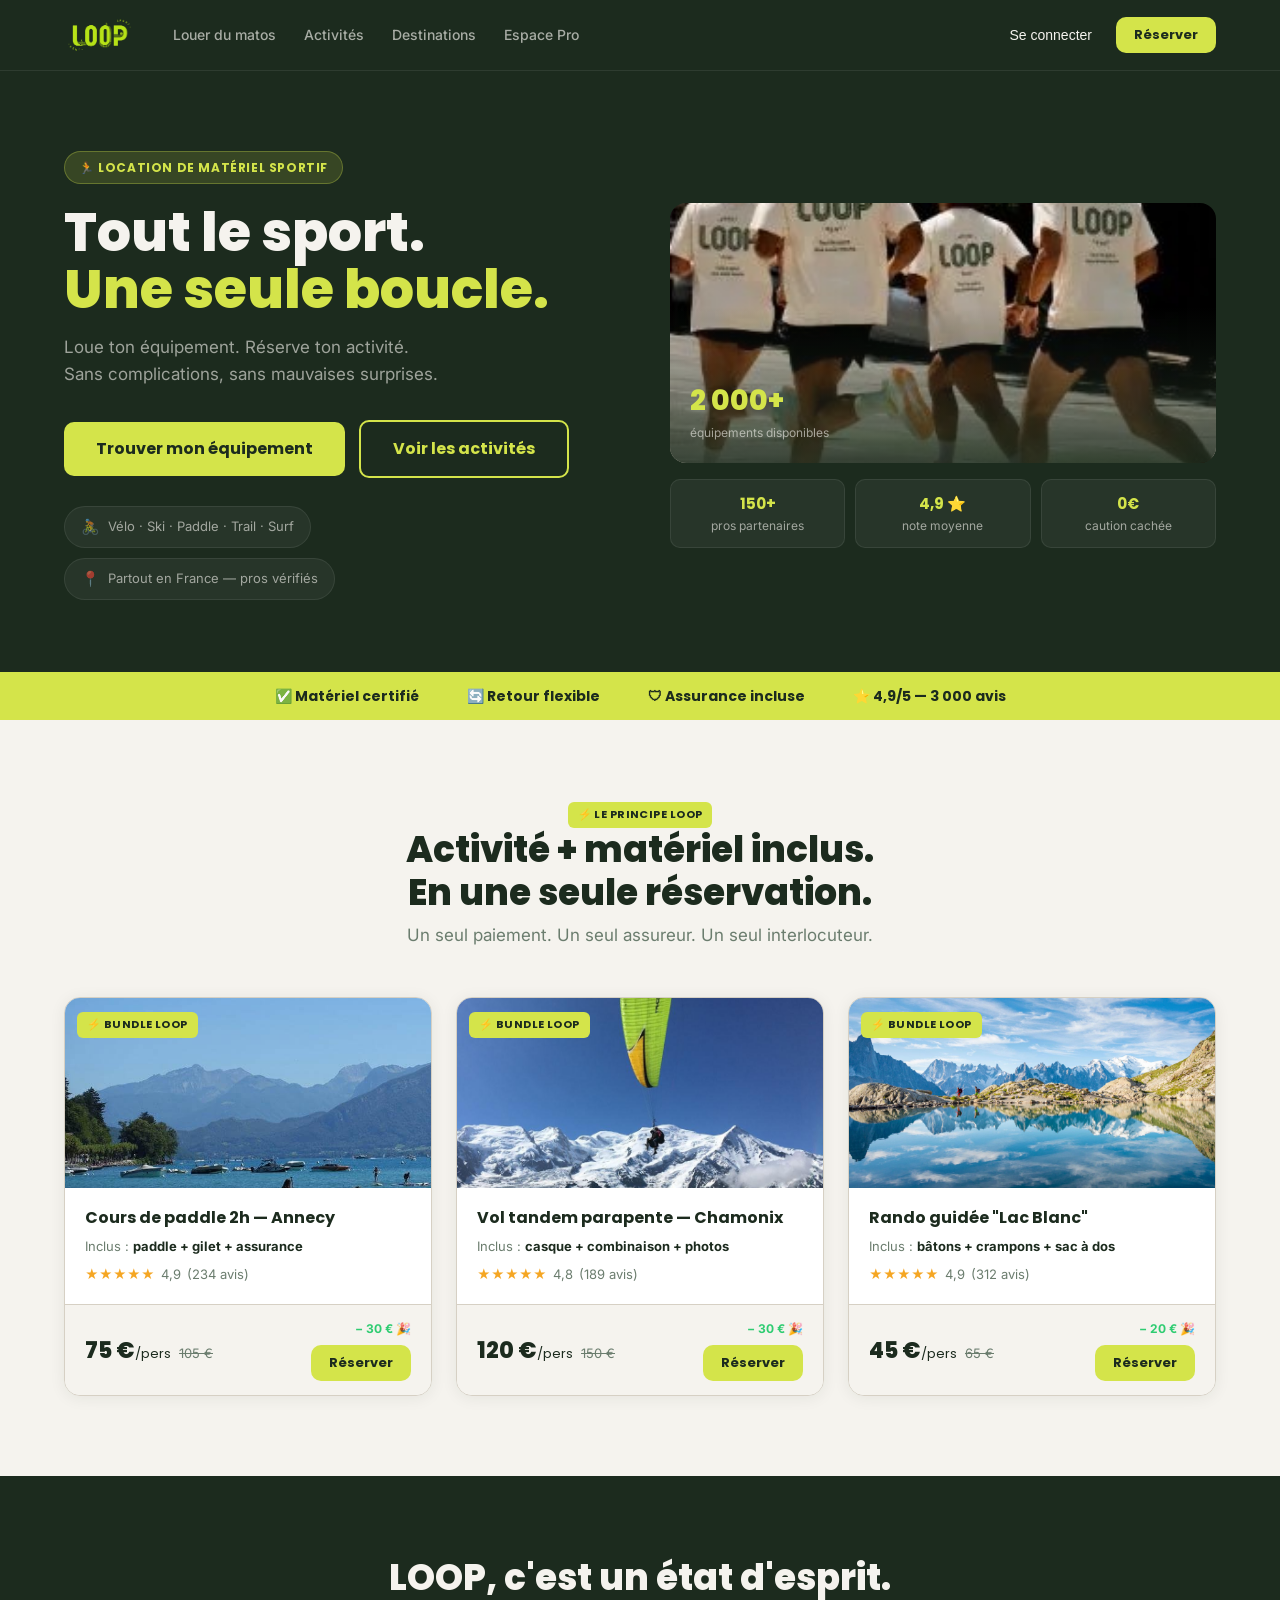
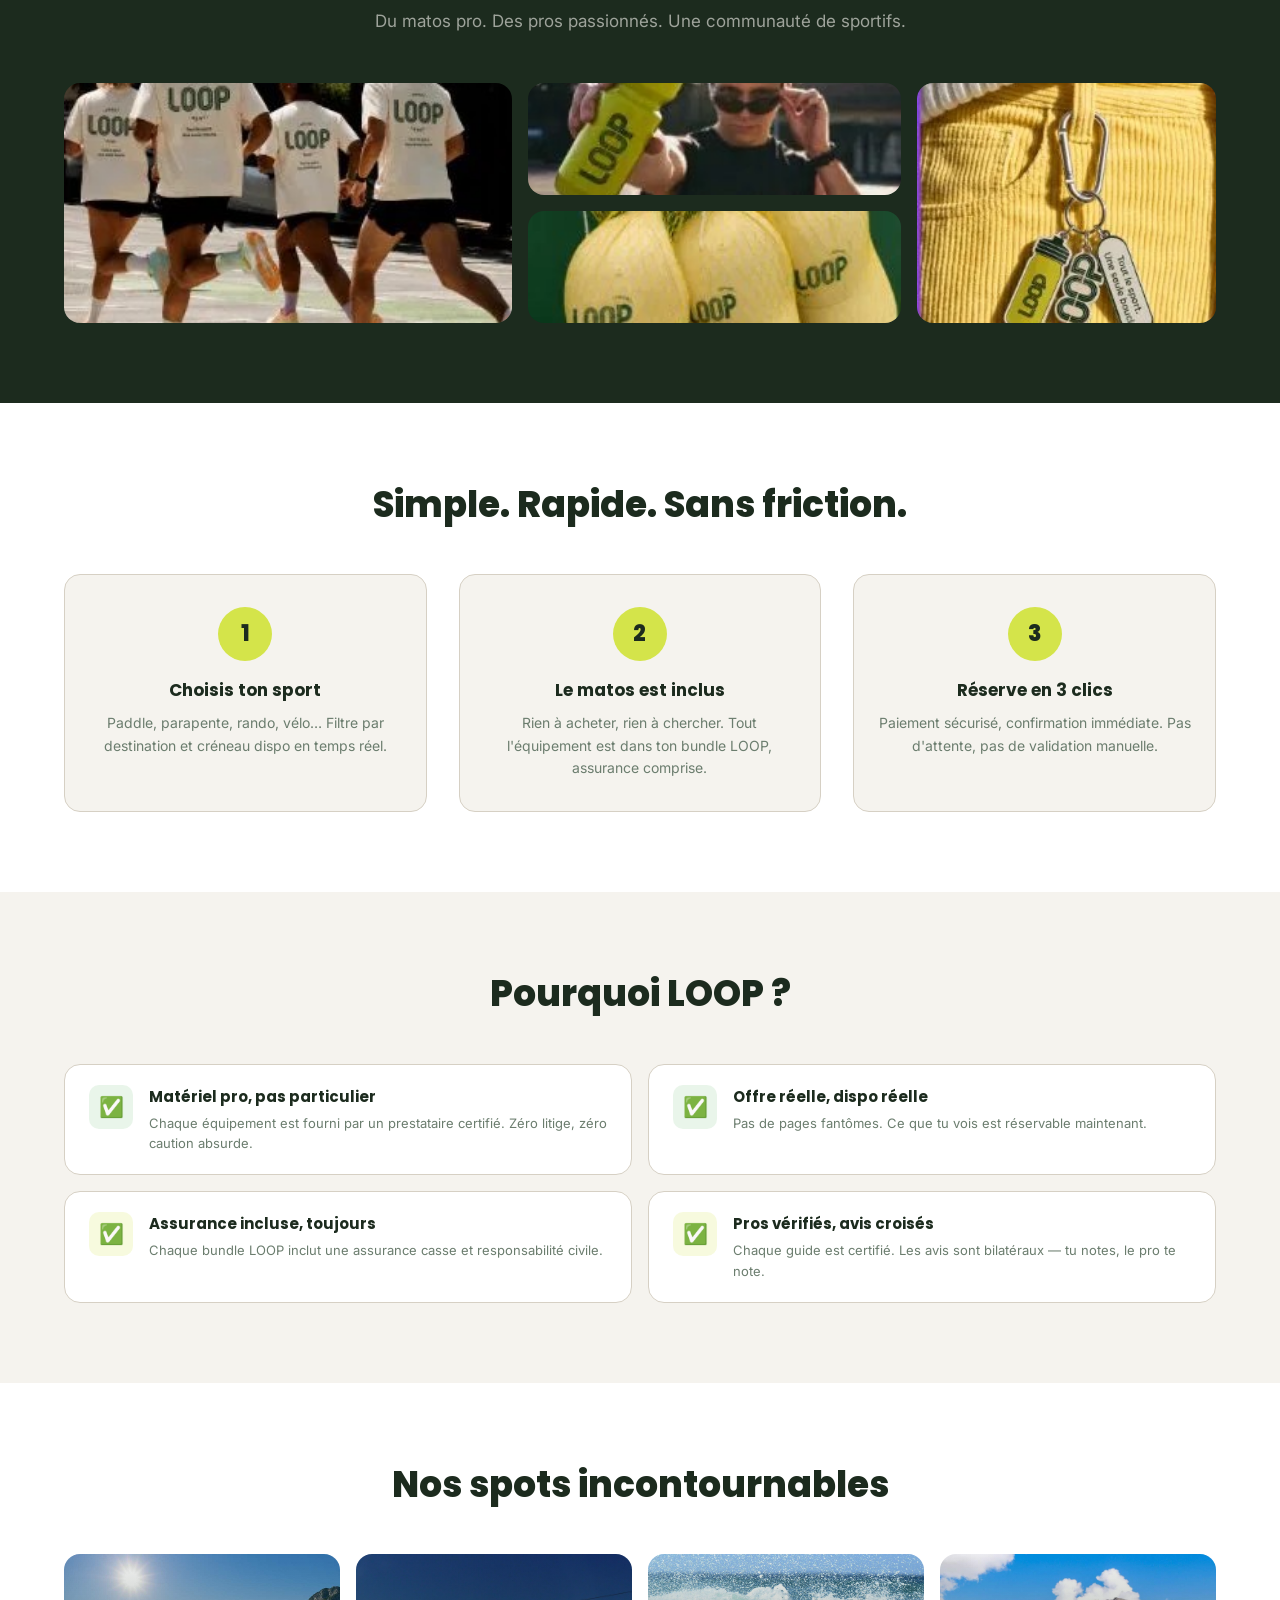
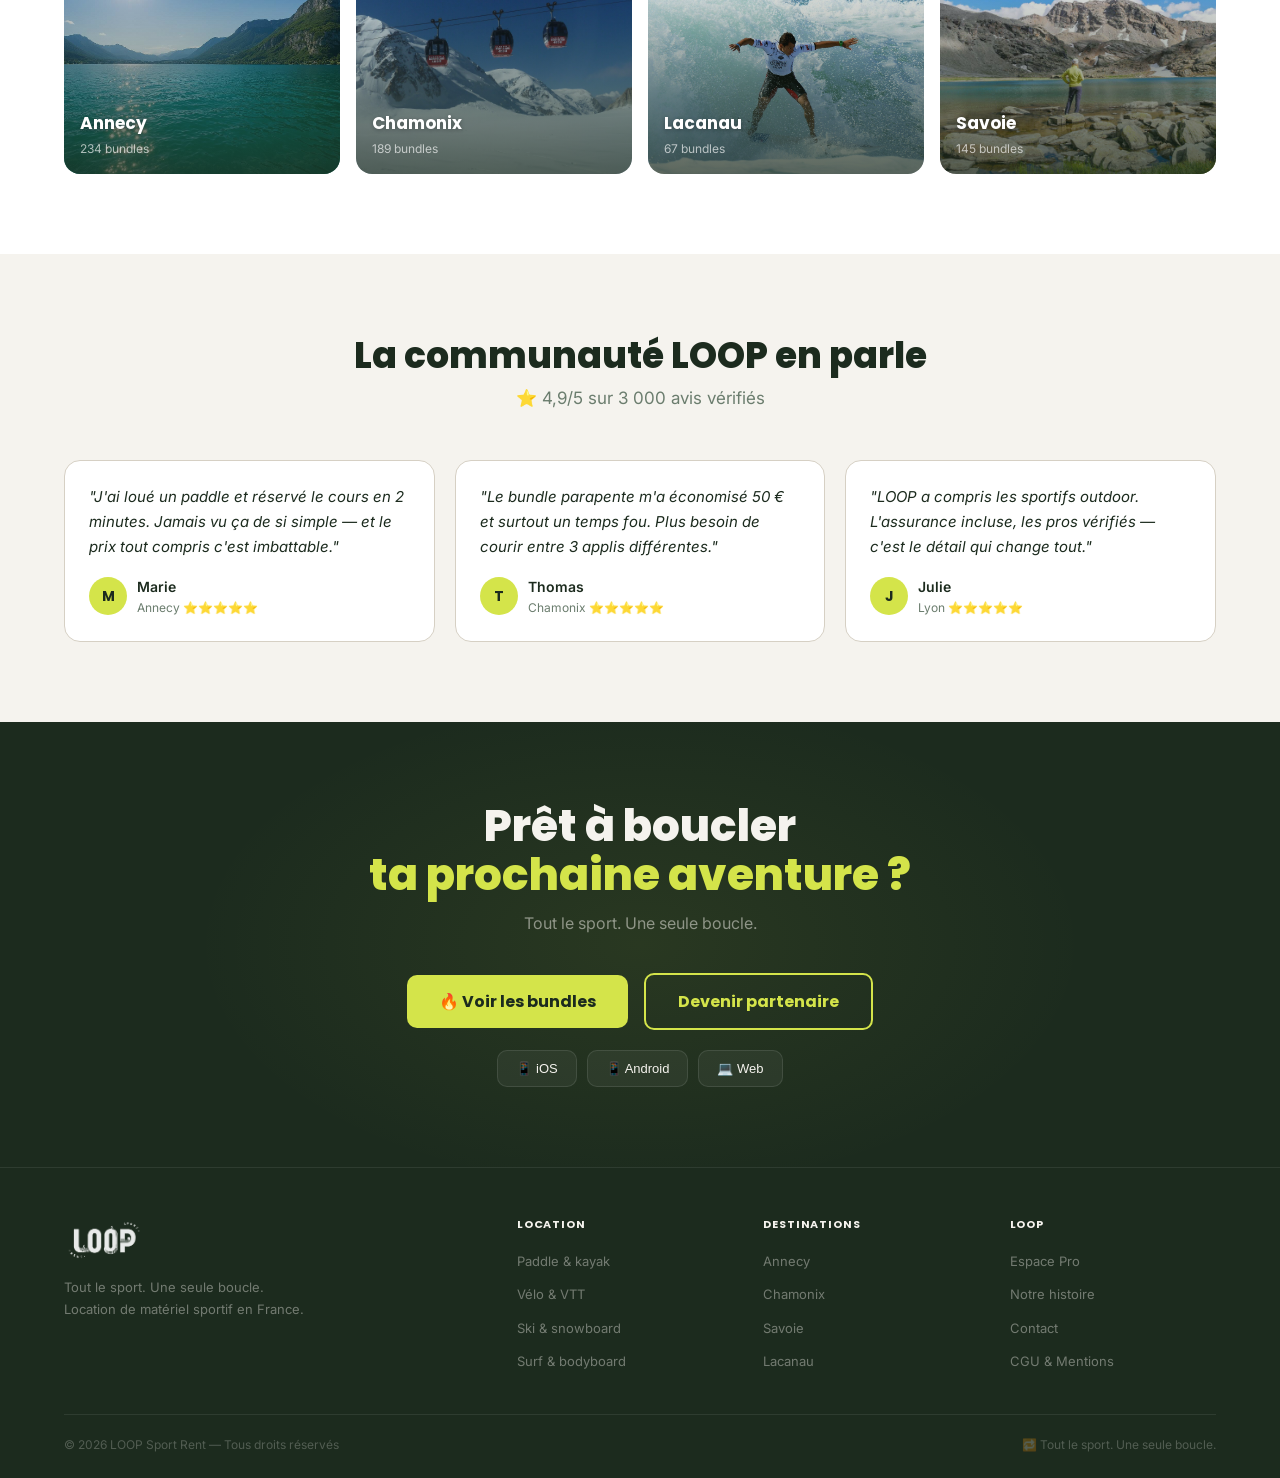
<file: pages/index.html>
<!DOCTYPE html>
<html lang="fr">
<head>
  <meta charset="UTF-8" />
  <meta name="viewport" content="width=device-width, initial-scale=1.0" />
  <title>LOOP — Tout le sport. Une seule boucle.</title>
  <link rel="preconnect" href="https://fonts.googleapis.com" />
  <link rel="preconnect" href="https://fonts.gstatic.com" crossorigin />
  <link href="https://fonts.googleapis.com/css2?family=Poppins:wght@400;600;700;800&family=Inter:wght@400;500&display=swap" rel="stylesheet" />
  <link rel="stylesheet" href="../css/loop.css" />
</head>
<body>

<!-- ═══════════════ HEADER ═══════════════ -->
<header class="header">
  <div class="container header__inner">
    <a href="index.html" class="logo">
      <img src="../img/loop-Logo.png" alt="LOOP Sport Rent" class="logo__img" />
    </a>
    <nav class="nav">
      <a href="louer-du-matos.html">Louer du matos</a>
      <a href="activites.html">Activités</a>
      <a href="destinations.html">Destinations</a>
      <a href="espace-pro.html">Espace Pro</a>
    </nav>
    <div class="header__actions">
      <button class="btn-link">Se connecter</button>
      <a href="reservation.html" class="btn btn-primary btn-sm">Réserver</a>
    </div>
    <!-- Burger -->
    <button class="burger" id="burger" aria-label="Menu" onclick="toggleMenu()">
      <span></span><span></span><span></span>
    </button>
  </div>
</header>

<!-- ═══════════════ MOBILE NAV ═══════════════ -->
<nav class="mobile-nav" id="mobileNav">
  <div class="mobile-nav__links">
    <a href="louer-du-matos.html"><span class="nav-icon">🎒</span> Louer du matos <span class="nav-arrow">›</span></a>
    <a href="activites.html"><span class="nav-icon">🏃</span> Activités <span class="nav-arrow">›</span></a>
    <a href="destinations.html"><span class="nav-icon">📍</span> Destinations <span class="nav-arrow">›</span></a>
    <a href="espace-pro.html"><span class="nav-icon">🤝</span> Espace Pro <span class="nav-arrow">›</span></a>
  </div>
  <div class="mobile-nav__actions">
    <a href="reservation.html" class="btn btn-primary">🔥 Réserver maintenant</a>
    <button class="mobile-nav__btn-link">Se connecter</button>
  </div>
  <div class="mobile-nav__footer">
    <a href="#">CGU</a>
    <a href="#">Contact</a>
    <a href="#">Notre histoire</a>
    <a href="#">© 2026 LOOP</a>
  </div>
</nav>

<script>
  function toggleMenu() {
    const burger = document.getElementById('burger');
    const nav = document.getElementById('mobileNav');
    burger.classList.toggle('open');
    nav.classList.toggle('open');
    document.body.classList.toggle('nav-open');
  }
  // Ferme le menu au clic sur un lien
  document.querySelectorAll('.mobile-nav a').forEach(link => {
    link.addEventListener('click', () => {
      document.getElementById('burger').classList.remove('open');
      document.getElementById('mobileNav').classList.remove('open');
      document.body.classList.remove('nav-open');
    });
  });
</script>

<!-- ═══════════════ HERO ═══════════════ -->
<section class="hero">
  <div class="hero__bg-img" id="heroBg"></div>
  <div class="hero__overlay"></div>
  <div class="container hero__inner">
    <div class="hero__content">
      <div class="hero__tag">🏃 Location de matériel sportif</div>
      <h1>Tout le sport.<br><em>Une seule boucle.</em></h1>
      <p class="hero__slogan">Loue ton équipement. Réserve ton activité.<br>Sans complications, sans mauvaises surprises.</p>
      <div class="hero__ctas">
        <a href="#bundles" class="btn btn-primary btn-lg">Trouver mon équipement</a>
        <a href="#activites" class="btn btn-secondary btn-lg">Voir les activités</a>
      </div>
      <div class="hero__pills">
        <div class="hero__pill"><span>🚴</span> Vélo · Ski · Paddle · Trail · Surf</div>
        <div class="hero__pill"><span>📍</span> Partout en France — pros vérifiés</div>
      </div>
    </div>
    <div class="hero__visual">
      <div class="hero__brand-card" id="heroCard">
        <img src="../img/loop-runners.jpg" alt="Coureurs LOOP" class="hero__brand-img" />
        <div class="hero__brand-overlay">
          <div class="hero__brand-stat">
            <div class="num">2 000+</div>
            <div class="label">équipements disponibles</div>
          </div>
        </div>
      </div>
      <div class="hero__stats">
        <div class="hero__stat-pill"><strong>150+</strong> pros partenaires</div>
        <div class="hero__stat-pill"><strong>4,9 ⭐</strong> note moyenne</div>
        <div class="hero__stat-pill"><strong>0€</strong> caution cachée</div>
      </div>
    </div>
  </div>
</section>

<!-- ═══════════════ TRUST STRIP ═══════════════ -->
<div class="trust-strip">
  <div class="container trust-strip__inner">
    <div class="trust-item">✅ Matériel certifié</div>
    <div class="trust-item">🔄 Retour flexible</div>
    <div class="trust-item">🛡 Assurance incluse</div>
    <div class="trust-item">⭐ 4,9/5 — 3 000 avis</div>
  </div>
</div>

<!-- ═══════════════ BUNDLES / ÉQUIPEMENTS ═══════════════ -->
<section class="section" id="bundles">
  <div class="container">
    <div class="section__head">
      <div class="badge-loop">⚡ Le principe LOOP</div>
      <h2 class="section-title">Activité + matériel inclus.<br>En une seule réservation.</h2>
      <p class="section-subtitle">Un seul paiement. Un seul assureur. Un seul interlocuteur.</p>
    </div>
    <div class="bundles-grid">

      <div class="bundle-card">
        <div class="bundle-card__img">
          <img src="../img/paddle-annecy.png" alt="Paddle Annecy" />
          <div class="bundle-card__badge"><span class="badge-loop">⚡ Bundle LOOP</span></div>
        </div>
        <div class="bundle-card__body">
          <div class="bundle-card__title">Cours de paddle 2h — Annecy</div>
          <div class="bundle-card__includes">Inclus : <strong>paddle + gilet + assurance</strong></div>
          <div class="bundle-card__rating"><span class="stars">★★★★★</span> 4,9 <span class="muted">(234 avis)</span></div>
        </div>
        <div class="bundle-card__footer">
          <div class="price-block">
            <span class="price-current">75 €<small>/pers</small></span>
            <span class="price-old">105 €</span>
          </div>
          <div>
            <div class="price-saving">− 30 € 🎉</div>
            <a href="reservation.html" class="btn btn-primary btn-sm" style="margin-top:6px">Réserver</a>
          </div>
        </div>
      </div>

      <div class="bundle-card">
        <div class="bundle-card__img">
          <img src="../img/parapente-chamonix.png" alt="Parapente Chamonix" />
          <div class="bundle-card__badge"><span class="badge-loop">⚡ Bundle LOOP</span></div>
        </div>
        <div class="bundle-card__body">
          <div class="bundle-card__title">Vol tandem parapente — Chamonix</div>
          <div class="bundle-card__includes">Inclus : <strong>casque + combinaison + photos</strong></div>
          <div class="bundle-card__rating"><span class="stars">★★★★★</span> 4,8 <span class="muted">(189 avis)</span></div>
        </div>
        <div class="bundle-card__footer">
          <div class="price-block">
            <span class="price-current">120 €<small>/pers</small></span>
            <span class="price-old">150 €</span>
          </div>
          <div>
            <div class="price-saving">− 30 € 🎉</div>
            <a href="reservation.html" class="btn btn-primary btn-sm" style="margin-top:6px">Réserver</a>
          </div>
        </div>
      </div>

      <div class="bundle-card">
        <div class="bundle-card__img">
          <img src="../img/rando-montagne.png" alt="Rando Lac Blanc" />
          <div class="bundle-card__badge"><span class="badge-loop">⚡ Bundle LOOP</span></div>
        </div>
        <div class="bundle-card__body">
          <div class="bundle-card__title">Rando guidée "Lac Blanc"</div>
          <div class="bundle-card__includes">Inclus : <strong>bâtons + crampons + sac à dos</strong></div>
          <div class="bundle-card__rating"><span class="stars">★★★★★</span> 4,9 <span class="muted">(312 avis)</span></div>
        </div>
        <div class="bundle-card__footer">
          <div class="price-block">
            <span class="price-current">45 €<small>/pers</small></span>
            <span class="price-old">65 €</span>
          </div>
          <div>
            <div class="price-saving">− 20 € 🎉</div>
            <a href="reservation.html" class="btn btn-primary btn-sm" style="margin-top:6px">Réserver</a>
          </div>
        </div>
      </div>

    </div>
  </div>
</section>

<!-- ═══════════════ BRAND LIFESTYLE ═══════════════ -->
<section class="section section--dark">
  <div class="container">
    <div class="section__head section__head--light">
      <h2 class="section-title section-title--light">LOOP, c'est un état d'esprit.</h2>
      <p class="section-subtitle section-subtitle--light">Du matos pro. Des pros passionnés. Une communauté de sportifs.</p>
    </div>
    <div class="lifestyle-grid">
      <div class="lifestyle-card lifestyle-card--tall">
        <img src="../img/loop-runners.jpg" alt="Communauté LOOP en course" />
        <div class="lifestyle-card__overlay">
          <div class="lifestyle-card__tag">Communauté</div>
          <p>Des milliers de sportifs qui bouclent chaque week-end.</p>
        </div>
      </div>
      <div class="lifestyle-col">
        <div class="lifestyle-card">
          <img src="../img/loop-bottle.jpg" alt="Gourde LOOP" />
          <div class="lifestyle-card__overlay">
            <div class="lifestyle-card__tag">Équipement</div>
            <p>Du matos certifié, entretenu, prêt à l'emploi.</p>
          </div>
        </div>
        <div class="lifestyle-card">
          <img src="../img/loop-caps.jpg" alt="Casquettes LOOP" />
          <div class="lifestyle-card__overlay">
            <div class="lifestyle-card__tag">Style</div>
            <p>Une identité qui suit jusque sur le podium.</p>
          </div>
        </div>
      </div>
      <div class="lifestyle-card">
        <img src="../img/loop-keyring.jpg" alt="Porte-clés LOOP" />
        <div class="lifestyle-card__overlay">
          <div class="lifestyle-card__tag">Détails</div>
          <p>Tout le sport. Une seule boucle.</p>
        </div>
      </div>
    </div>
  </div>
</section>

<!-- ═══════════════ HOW IT WORKS ═══════════════ -->
<section class="section section--alt">
  <div class="container">
    <div class="section__head">
      <h2 class="section-title">Simple. Rapide. Sans friction.</h2>
    </div>
    <div class="steps-grid">
      <div class="step">
        <div class="step__num">1</div>
        <div class="step__title">Choisis ton sport</div>
        <p class="step__desc">Paddle, parapente, rando, vélo… Filtre par destination et créneau dispo en temps réel.</p>
      </div>
      <div class="step">
        <div class="step__num">2</div>
        <div class="step__title">Le matos est inclus</div>
        <p class="step__desc">Rien à acheter, rien à chercher. Tout l'équipement est dans ton bundle LOOP, assurance comprise.</p>
      </div>
      <div class="step">
        <div class="step__num">3</div>
        <div class="step__title">Réserve en 3 clics</div>
        <p class="step__desc">Paiement sécurisé, confirmation immédiate. Pas d'attente, pas de validation manuelle.</p>
      </div>
    </div>
  </div>
</section>

<!-- ═══════════════ WHY LOOP ═══════════════ -->
<section class="section">
  <div class="container">
    <div class="section__head">
      <h2 class="section-title">Pourquoi LOOP ?</h2>
    </div>
    <div class="why-grid">
      <div class="why-item">
        <div class="why-item__icon green">✅</div>
        <div class="why-item__text">
          <h4>Matériel pro, pas particulier</h4>
          <p>Chaque équipement est fourni par un prestataire certifié. Zéro litige, zéro caution absurde.</p>
        </div>
      </div>
      <div class="why-item">
        <div class="why-item__icon green">✅</div>
        <div class="why-item__text">
          <h4>Offre réelle, dispo réelle</h4>
          <p>Pas de pages fantômes. Ce que tu vois est réservable maintenant.</p>
        </div>
      </div>
      <div class="why-item">
        <div class="why-item__icon yellow">✅</div>
        <div class="why-item__text">
          <h4>Assurance incluse, toujours</h4>
          <p>Chaque bundle LOOP inclut une assurance casse et responsabilité civile.</p>
        </div>
      </div>
      <div class="why-item">
        <div class="why-item__icon yellow">✅</div>
        <div class="why-item__text">
          <h4>Pros vérifiés, avis croisés</h4>
          <p>Chaque guide est certifié. Les avis sont bilatéraux — tu notes, le pro te note.</p>
        </div>
      </div>
    </div>
  </div>
</section>

<!-- ═══════════════ DESTINATIONS ═══════════════ -->
<section class="section section--alt">
  <div class="container">
    <div class="section__head">
      <h2 class="section-title">Nos spots incontournables</h2>
    </div>
    <div class="destinations-grid">
      <div class="dest-card">
        <img src="../img/dest-annecy.jpg" alt="Lac d'Annecy" class="dest-card__photo" />
        <div class="dest-card__overlay"></div>
        <div class="dest-card__info">
          <div class="dest-card__name">Annecy</div>
          <div class="dest-card__count">234 bundles</div>
        </div>
      </div>
      <div class="dest-card">
        <img src="../img/dest-chamonix.jpg" alt="Chamonix Mont-Blanc" class="dest-card__photo" />
        <div class="dest-card__overlay"></div>
        <div class="dest-card__info">
          <div class="dest-card__name">Chamonix</div>
          <div class="dest-card__count">189 bundles</div>
        </div>
      </div>
      <div class="dest-card">
        <img src="../img/dest-lacanau.jpg" alt="Surf à Lacanau" class="dest-card__photo" />
        <div class="dest-card__overlay"></div>
        <div class="dest-card__info">
          <div class="dest-card__name">Lacanau</div>
          <div class="dest-card__count">67 bundles</div>
        </div>
      </div>
      <div class="dest-card">
        <img src="../img/dest-savoie.jpg" alt="Savoie" class="dest-card__photo" />
        <div class="dest-card__overlay"></div>
        <div class="dest-card__info">
          <div class="dest-card__name">Savoie</div>
          <div class="dest-card__count">145 bundles</div>
        </div>
      </div>
    </div>
  </div>
</section>

<!-- ═══════════════ TESTIMONIALS ═══════════════ -->
<section class="section">
  <div class="container">
    <div class="section__head">
      <h2 class="section-title">La communauté LOOP en parle</h2>
      <p class="section-subtitle">⭐ 4,9/5 sur 3 000 avis vérifiés</p>
    </div>
    <div class="testimonials-grid">
      <div class="testimonial">
        <p class="testimonial__text">"J'ai loué un paddle et réservé le cours en 2 minutes. Jamais vu ça de si simple — et le prix tout compris c'est imbattable."</p>
        <div class="testimonial__author">
          <div class="avatar">M</div>
          <div><div class="author-name">Marie</div><div class="author-city">Annecy ⭐⭐⭐⭐⭐</div></div>
        </div>
      </div>
      <div class="testimonial">
        <p class="testimonial__text">"Le bundle parapente m'a économisé 50 € et surtout un temps fou. Plus besoin de courir entre 3 applis différentes."</p>
        <div class="testimonial__author">
          <div class="avatar">T</div>
          <div><div class="author-name">Thomas</div><div class="author-city">Chamonix ⭐⭐⭐⭐⭐</div></div>
        </div>
      </div>
      <div class="testimonial">
        <p class="testimonial__text">"LOOP a compris les sportifs outdoor. L'assurance incluse, les pros vérifiés — c'est le détail qui change tout."</p>
        <div class="testimonial__author">
          <div class="avatar">J</div>
          <div><div class="author-name">Julie</div><div class="author-city">Lyon ⭐⭐⭐⭐⭐</div></div>
        </div>
      </div>
    </div>
  </div>
</section>

<!-- ═══════════════ CTA FINAL ═══════════════ -->
<section class="cta-final">
  <div class="container">
    <h2 class="cta-final__title">Prêt à boucler<br><em>ta prochaine aventure ?</em></h2>
    <p class="cta-final__sub">Tout le sport. Une seule boucle.</p>
    <div class="cta-final__actions">
      <a href="#bundles" class="btn btn-primary btn-lg">🔥 Voir les bundles</a>
      <a href="#" class="btn btn-secondary btn-lg">Devenir partenaire</a>
    </div>
    <div class="platform-btns">
      <button class="platform-btn">📱 iOS</button>
      <button class="platform-btn">📱 Android</button>
      <button class="platform-btn">💻 Web</button>
    </div>
  </div>
</section>

<!-- ═══════════════ FOOTER ═══════════════ -->
<footer class="footer">
  <div class="container">
    <div class="footer__inner">
      <div class="footer__brand">
        <img src="../img/loop-Logo.png" alt="LOOP" class="footer__logo" />
        <p>Tout le sport. Une seule boucle.<br>Location de matériel sportif en France.</p>
      </div>
      <div class="footer__col">
        <h5>Location</h5>
        <ul>
          <li><a href="#">Paddle & kayak</a></li>
          <li><a href="#">Vélo & VTT</a></li>
          <li><a href="#">Ski & snowboard</a></li>
          <li><a href="#">Surf & bodyboard</a></li>
        </ul>
      </div>
      <div class="footer__col">
        <h5>Destinations</h5>
        <ul>
          <li><a href="#">Annecy</a></li>
          <li><a href="#">Chamonix</a></li>
          <li><a href="#">Savoie</a></li>
          <li><a href="#">Lacanau</a></li>
        </ul>
      </div>
      <div class="footer__col">
        <h5>LOOP</h5>
        <ul>
          <li><a href="#">Espace Pro</a></li>
          <li><a href="#">Notre histoire</a></li>
          <li><a href="#">Contact</a></li>
          <li><a href="#">CGU & Mentions</a></li>
        </ul>
      </div>
    </div>
    <div class="footer__bottom">
      <span>© 2026 LOOP Sport Rent — Tous droits réservés</span>
      <span>🔁 Tout le sport. Une seule boucle.</span>
    </div>
  </div>
</footer>

</body>
</html>
</file>
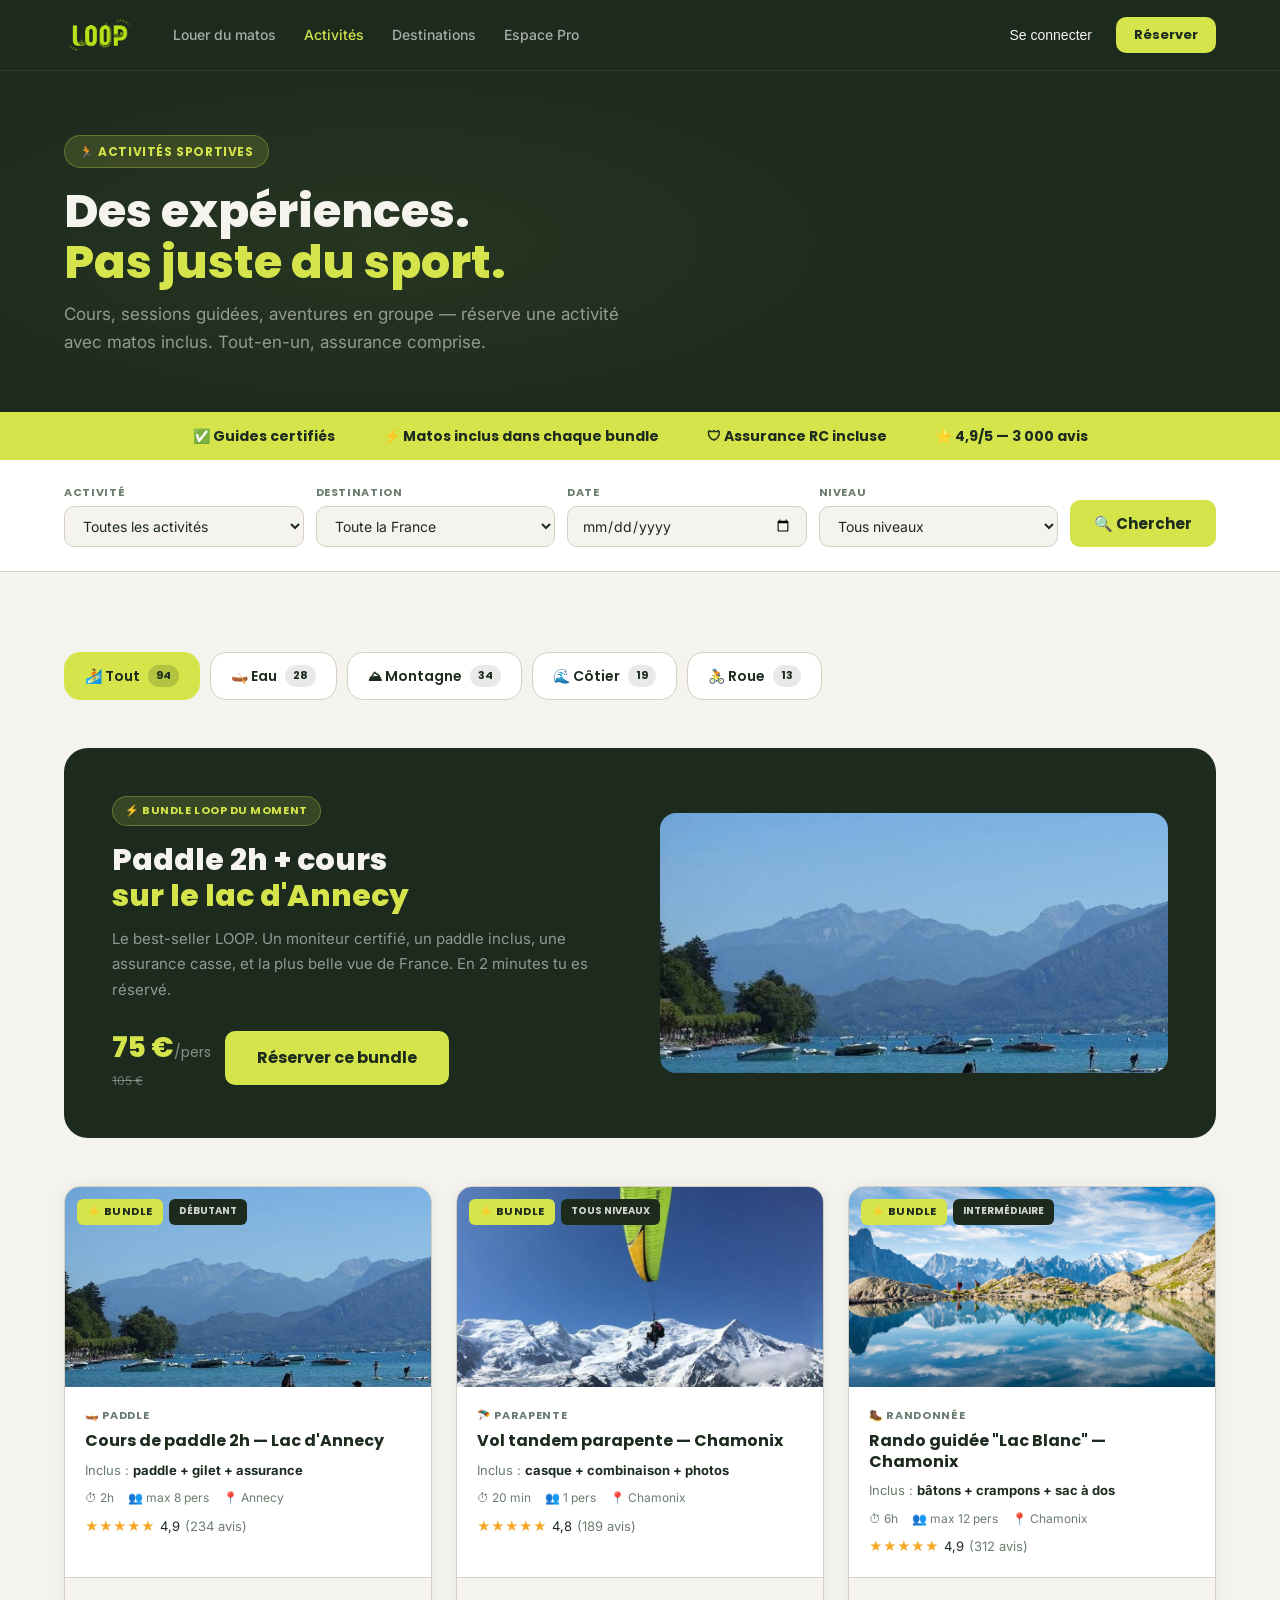
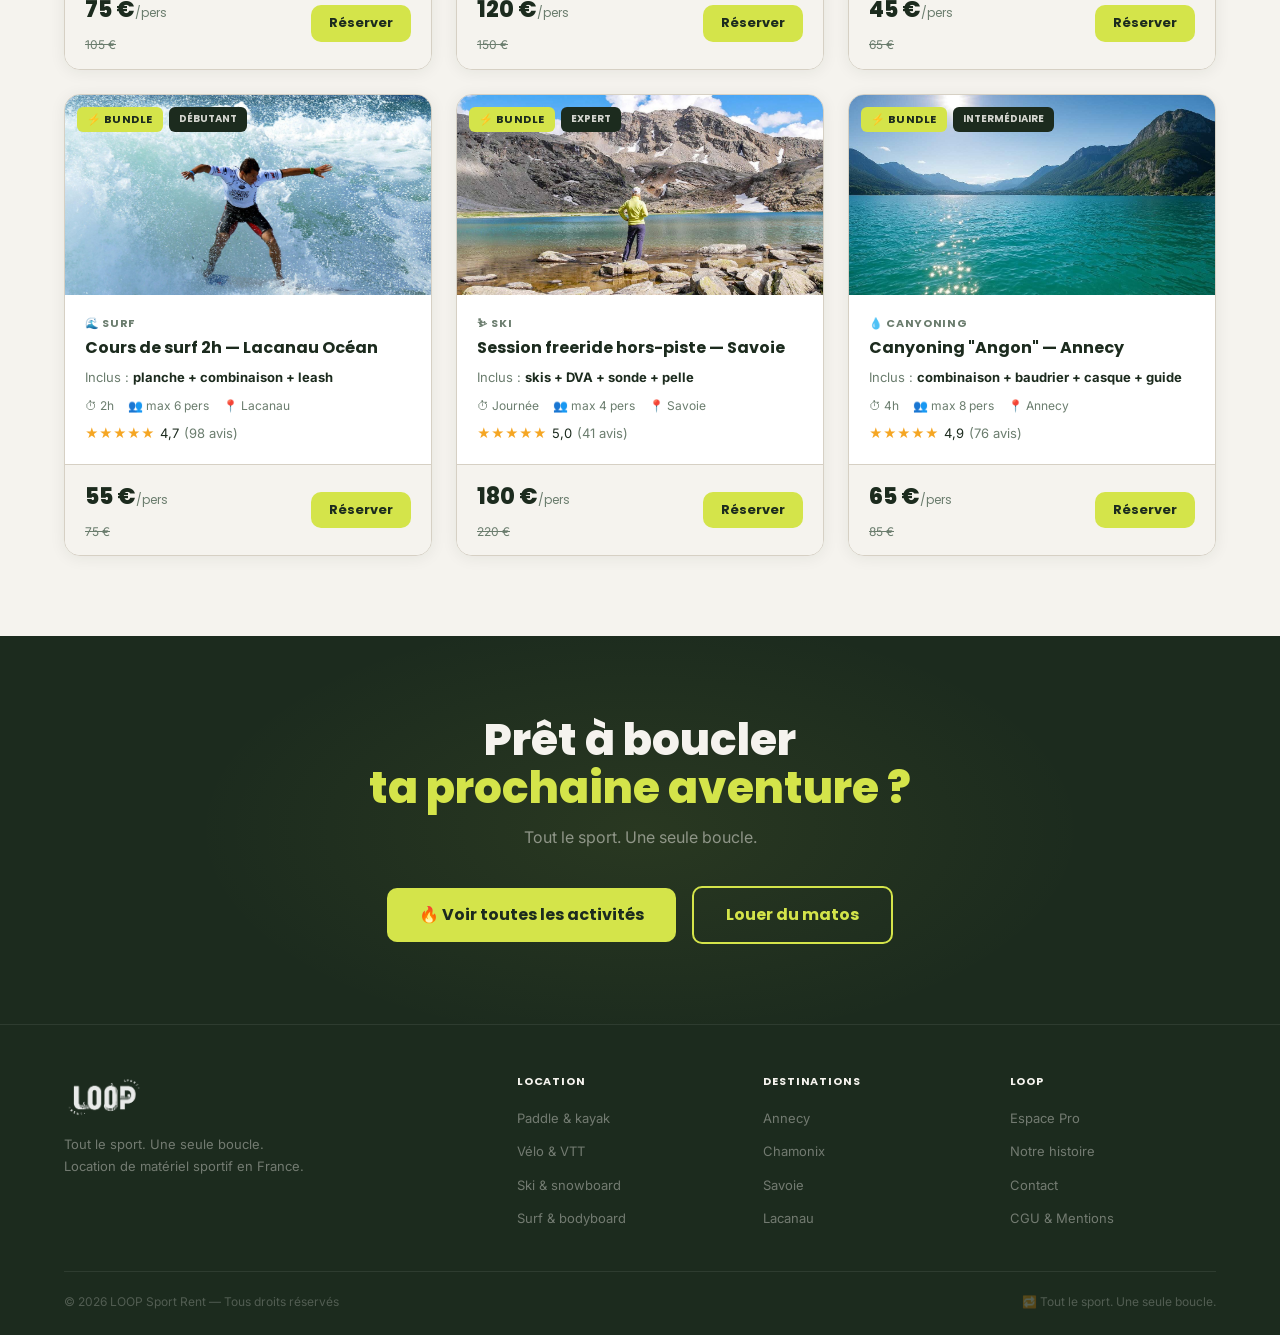
<file: pages/activites.html>
<!DOCTYPE html>
<html lang="fr">
<head>
  <meta charset="UTF-8" />
  <meta name="viewport" content="width=device-width, initial-scale=1.0" />
  <title>Activités — LOOP Sport Rent</title>
  <link rel="preconnect" href="https://fonts.googleapis.com" />
  <link rel="preconnect" href="https://fonts.gstatic.com" crossorigin />
  <link href="https://fonts.googleapis.com/css2?family=Poppins:wght@400;600;700;800&family=Inter:wght@400;500&display=swap" rel="stylesheet" />
  <link rel="stylesheet" href="../css/loop.css" />
  <style>
    .page-hero {
      background: var(--bg-dark);
      padding: 64px 0 56px;
      position: relative; overflow: hidden;
    }
    .page-hero::before {
      content: '';
      position: absolute; inset: 0;
      background: radial-gradient(ellipse 60% 80% at 30% 50%, rgba(212,228,74,0.06) 0%, transparent 70%);
    }
    .page-hero__inner { position: relative; z-index: 1; }
    .page-hero__tag {
      display: inline-flex; align-items: center; gap: 6px;
      background: rgba(212,228,74,0.15); color: var(--primary);
      font-size: 12px; font-weight: 700; font-family: var(--font-display);
      padding: 6px 14px; border-radius: 100px;
      border: 1px solid rgba(212,228,74,0.3);
      margin-bottom: 18px; letter-spacing: 0.05em; text-transform: uppercase;
    }
    .page-hero h1 { font-family: var(--font-display); font-weight: 800; font-size: 46px; color: var(--text-on-dark); line-height: 1.1; margin-bottom: 14px; }
    .page-hero h1 em { font-style: normal; color: var(--primary); }
    .page-hero p { font-size: 17px; color: rgba(245,243,238,0.55); max-width: 560px; }

    /* Category tabs */
    .cat-tabs { display: flex; gap: 10px; flex-wrap: wrap; margin-bottom: 40px; }
    .cat-tab {
      display: flex; align-items: center; gap: 8px;
      padding: 12px 20px; border-radius: var(--radius-lg);
      background: var(--surface); border: 1.5px solid var(--border);
      font-size: 14px; font-weight: 600; font-family: var(--font-display);
      cursor: pointer; transition: all 0.2s; color: var(--text);
    }
    .cat-tab:hover, .cat-tab.active {
      background: var(--primary); border-color: var(--primary);
    }
    .cat-tab .tab-count {
      background: rgba(28,43,30,0.1); border-radius: 100px;
      font-size: 11px; padding: 2px 8px; font-weight: 700;
    }
    .cat-tab.active .tab-count { background: rgba(28,43,30,0.18); }

    /* Activities grid */
    .activities-grid { display: grid; grid-template-columns: repeat(3, 1fr); gap: 24px; }

    .act-card {
      background: var(--surface); border-radius: var(--radius-lg);
      box-shadow: var(--shadow-card); border: 1px solid var(--border);
      overflow: hidden; display: flex; flex-direction: column;
      transition: box-shadow 0.2s, transform 0.2s;
    }
    .act-card:hover { box-shadow: var(--shadow-hover); transform: translateY(-4px); }
    .act-card__img { height: 200px; position: relative; overflow: hidden; }
    .act-card__img img { width: 100%; height: 100%; object-fit: cover; transition: transform 0.4s; display: block; }
    .act-card:hover .act-card__img img { transform: scale(1.05); }
    .act-card__badges { position: absolute; top: 12px; left: 12px; display: flex; gap: 6px; }
    .act-card__level {
      background: var(--bg-dark); color: rgba(245,243,238,0.85);
      font-size: 10px; font-weight: 700; font-family: var(--font-display);
      padding: 4px 10px; border-radius: var(--radius-sm); text-transform: uppercase;
    }
    .act-card__body { padding: 20px; flex: 1; }
    .act-card__sport { font-size: 11px; font-weight: 700; font-family: var(--font-display); color: var(--text-muted); text-transform: uppercase; letter-spacing: 0.06em; margin-bottom: 6px; }
    .act-card__title { font-family: var(--font-display); font-weight: 700; font-size: 16px; margin-bottom: 8px; line-height: 1.3; }
    .act-card__includes { font-size: 13px; color: var(--text-muted); margin-bottom: 8px; }
    .act-card__includes strong { color: var(--text); }
    .act-card__infos { display: flex; gap: 14px; font-size: 12px; color: var(--text-muted); margin-bottom: 8px; }
    .act-card__rating { display: flex; align-items: center; gap: 5px; font-size: 13px; }
    .act-card__footer {
      display: flex; align-items: center; justify-content: space-between;
      padding: 14px 20px; border-top: 1px solid var(--border); background: var(--bg);
    }
    .price-block { display: flex; flex-direction: column; }
    .price-current { font-family: var(--font-display); font-weight: 800; font-size: 22px; }
    .price-current small { font-size: 12px; font-weight: 400; color: var(--text-muted); }
    .price-old { font-size: 12px; color: var(--text-muted); text-decoration: line-through; }

    /* Featured band */
    .featured-band {
      background: var(--bg-dark); border-radius: var(--radius-xl);
      padding: 48px; margin: 48px 0;
      display: grid; grid-template-columns: 1fr 1fr; gap: 40px; align-items: center;
    }
    .featured-band__tag {
      display: inline-flex; align-items: center; gap: 6px;
      background: rgba(212,228,74,0.15); color: var(--primary);
      font-size: 11px; font-weight: 700; font-family: var(--font-display);
      padding: 5px 12px; border-radius: 100px;
      border: 1px solid rgba(212,228,74,0.3);
      margin-bottom: 16px; letter-spacing: 0.05em; text-transform: uppercase;
    }
    .featured-band h3 { font-family: var(--font-display); font-weight: 800; font-size: 30px; color: var(--text-on-dark); line-height: 1.2; margin-bottom: 12px; }
    .featured-band h3 em { font-style: normal; color: var(--primary); }
    .featured-band p { font-size: 15px; color: rgba(245,243,238,0.55); line-height: 1.7; margin-bottom: 24px; }
    .featured-band__img { border-radius: var(--radius-lg); overflow: hidden; height: 260px; }
    .featured-band__img img { width: 100%; height: 100%; object-fit: cover; }

    /* Search bar */
    .search-bar { background: var(--surface); padding: 24px 0; border-bottom: 1px solid var(--border); }
    .search-bar__inner { display: flex; gap: 12px; align-items: center; flex-wrap: wrap; }
    .search-field { flex: 1; min-width: 160px; display: flex; flex-direction: column; gap: 4px; }
    .search-field label { font-size: 11px; font-weight: 700; font-family: var(--font-display); text-transform: uppercase; letter-spacing: 0.06em; color: var(--text-muted); }
    .search-field select, .search-field input {
      border: 1.5px solid var(--border); border-radius: var(--radius-md);
      padding: 10px 14px; font-size: 14px; font-family: var(--font-body);
      color: var(--text); background: var(--bg); outline: none; cursor: pointer;
      transition: border-color 0.2s;
    }
    .search-field select:focus, .search-field input:focus { border-color: var(--primary); }

    @media (max-width: 960px) {
      .activities-grid { grid-template-columns: 1fr; }
      .featured-band { grid-template-columns: 1fr; }
      .page-hero h1 { font-size: 32px; }
    }
  </style>
</head>
<body>

<!-- ═══════════════ HEADER ═══════════════ -->
<header class="header">
  <div class="container header__inner">
    <a href="index.html" class="logo">
      <img src="../img/loop-Logo.png" alt="LOOP Sport Rent" class="logo__img" />
    </a>
    <nav class="nav">
      <a href="louer-du-matos.html">Louer du matos</a>
      <a href="activites.html" style="color:var(--primary)">Activités</a>
      <a href="destinations.html">Destinations</a>
      <a href="espace-pro.html">Espace Pro</a>
    </nav>
    <div class="header__actions">
      <button class="btn-link">Se connecter</button>
      <a href="reservation.html" class="btn btn-primary btn-sm">Réserver</a>
    </div>
    <button class="burger" id="burger" aria-label="Menu" onclick="toggleMenu()">
      <span></span><span></span><span></span>
    </button>
  </div>
</header>

<nav class="mobile-nav" id="mobileNav">
  <div class="mobile-nav__links">
    <a href="louer-du-matos.html"><span class="nav-icon">🎒</span> Louer du matos <span class="nav-arrow">›</span></a>
    <a href="activites.html" class="active"><span class="nav-icon">🏃</span> Activités <span class="nav-arrow">›</span></a>
    <a href="destinations.html"><span class="nav-icon">📍</span> Destinations <span class="nav-arrow">›</span></a>
    <a href="espace-pro.html"><span class="nav-icon">🤝</span> Espace Pro <span class="nav-arrow">›</span></a>
  </div>
  <div class="mobile-nav__actions">
    <a href="reservation.html" class="btn btn-primary">🔥 Réserver maintenant</a>
    <button class="mobile-nav__btn-link">Se connecter</button>
  </div>
  <div class="mobile-nav__footer">
    <a href="#">CGU</a><a href="#">Contact</a><a href="#">Notre histoire</a><a href="#">© 2026 LOOP</a>
  </div>
</nav>
<script>
  function toggleMenu() {
    document.getElementById('burger').classList.toggle('open');
    document.getElementById('mobileNav').classList.toggle('open');
    document.body.classList.toggle('nav-open');
  }
  document.querySelectorAll('.mobile-nav a').forEach(l => l.addEventListener('click', () => {
    document.getElementById('burger').classList.remove('open');
    document.getElementById('mobileNav').classList.remove('open');
    document.body.classList.remove('nav-open');
  }));
</script>

<!-- ═══════════════ PAGE HERO ═══════════════ -->
<section class="page-hero">
  <div class="container page-hero__inner">
    <div class="page-hero__tag">🏃 Activités sportives</div>
    <h1>Des expériences.<br><em>Pas juste du sport.</em></h1>
    <p>Cours, sessions guidées, aventures en groupe — réserve une activité avec matos inclus. Tout-en-un, assurance comprise.</p>
  </div>
</section>

<!-- ═══════════════ TRUST STRIP ═══════════════ -->
<div class="trust-strip">
  <div class="container trust-strip__inner">
    <div class="trust-item">✅ Guides certifiés</div>
    <div class="trust-item">⚡ Matos inclus dans chaque bundle</div>
    <div class="trust-item">🛡 Assurance RC incluse</div>
    <div class="trust-item">⭐ 4,9/5 — 3 000 avis</div>
  </div>
</div>

<!-- ═══════════════ SEARCH ═══════════════ -->
<div class="search-bar">
  <div class="container search-bar__inner">
    <div class="search-field">
      <label>Activité</label>
      <select>
        <option>Toutes les activités</option>
        <option>Paddle & Kayak</option>
        <option>Parapente</option>
        <option>Randonnée guidée</option>
        <option>Surf</option>
        <option>Vélo & VTT</option>
        <option>Ski & Snowboard</option>
      </select>
    </div>
    <div class="search-field">
      <label>Destination</label>
      <select>
        <option>Toute la France</option>
        <option>Annecy</option>
        <option>Chamonix</option>
        <option>Savoie</option>
        <option>Lacanau</option>
      </select>
    </div>
    <div class="search-field">
      <label>Date</label>
      <input type="date" />
    </div>
    <div class="search-field">
      <label>Niveau</label>
      <select>
        <option>Tous niveaux</option>
        <option>Débutant</option>
        <option>Intermédiaire</option>
        <option>Expert</option>
      </select>
    </div>
    <div style="align-self:flex-end">
      <button class="btn btn-primary btn-md">🔍 Chercher</button>
    </div>
  </div>
</div>

<!-- ═══════════════ ACTIVITÉS ═══════════════ -->
<section class="section">
  <div class="container">

    <!-- Category tabs -->
    <div class="cat-tabs">
      <div class="cat-tab active">🏄 Tout <span class="tab-count">94</span></div>
      <div class="cat-tab">🛶 Eau <span class="tab-count">28</span></div>
      <div class="cat-tab">⛰ Montagne <span class="tab-count">34</span></div>
      <div class="cat-tab">🌊 Côtier <span class="tab-count">19</span></div>
      <div class="cat-tab">🚴 Roue <span class="tab-count">13</span></div>
    </div>

    <!-- Featured -->
    <div class="featured-band">
      <div>
        <div class="featured-band__tag">⚡ Bundle LOOP du moment</div>
        <h3>Paddle 2h + cours<br><em>sur le lac d'Annecy</em></h3>
        <p>Le best-seller LOOP. Un moniteur certifié, un paddle inclus, une assurance casse, et la plus belle vue de France. En 2 minutes tu es réservé.</p>
        <div style="display:flex; gap:14px; align-items:center; flex-wrap:wrap;">
          <div>
            <div style="font-family:var(--font-display); font-weight:800; font-size:28px; color:var(--primary)">75 €<span style="font-size:14px; font-weight:400; color:rgba(245,243,238,0.5)">/pers</span></div>
            <div style="font-size:12px; color:rgba(245,243,238,0.4); text-decoration:line-through">105 €</div>
          </div>
          <a href="reservation.html" class="btn btn-primary btn-lg">Réserver ce bundle</a>
        </div>
      </div>
      <div class="featured-band__img">
        <img src="../img/paddle-annecy.png" alt="Paddle Annecy" />
      </div>
    </div>

    <!-- Grid -->
    <div class="activities-grid">

      <div class="act-card">
        <div class="act-card__img">
          <img src="../img/paddle-annecy.png" alt="Cours de paddle" />
          <div class="act-card__badges">
            <span class="badge-loop">⚡ Bundle</span>
            <span class="act-card__level">Débutant</span>
          </div>
        </div>
        <div class="act-card__body">
          <div class="act-card__sport">🛶 Paddle</div>
          <div class="act-card__title">Cours de paddle 2h — Lac d'Annecy</div>
          <div class="act-card__includes">Inclus : <strong>paddle + gilet + assurance</strong></div>
          <div class="act-card__infos"><span>⏱ 2h</span><span>👥 max 8 pers</span><span>📍 Annecy</span></div>
          <div class="act-card__rating"><span class="stars">★★★★★</span> 4,9 <span class="muted">(234 avis)</span></div>
        </div>
        <div class="act-card__footer">
          <div class="price-block">
            <span class="price-current">75 €<small>/pers</small></span>
            <span class="price-old">105 €</span>
          </div>
          <a href="reservation.html" class="btn btn-primary btn-sm">Réserver</a>
        </div>
      </div>

      <div class="act-card">
        <div class="act-card__img">
          <img src="../img/parapente-chamonix.png" alt="Parapente tandem" />
          <div class="act-card__badges">
            <span class="badge-loop">⚡ Bundle</span>
            <span class="act-card__level">Tous niveaux</span>
          </div>
        </div>
        <div class="act-card__body">
          <div class="act-card__sport">🪂 Parapente</div>
          <div class="act-card__title">Vol tandem parapente — Chamonix</div>
          <div class="act-card__includes">Inclus : <strong>casque + combinaison + photos</strong></div>
          <div class="act-card__infos"><span>⏱ 20 min</span><span>👥 1 pers</span><span>📍 Chamonix</span></div>
          <div class="act-card__rating"><span class="stars">★★★★★</span> 4,8 <span class="muted">(189 avis)</span></div>
        </div>
        <div class="act-card__footer">
          <div class="price-block">
            <span class="price-current">120 €<small>/pers</small></span>
            <span class="price-old">150 €</span>
          </div>
          <a href="reservation.html" class="btn btn-primary btn-sm">Réserver</a>
        </div>
      </div>

      <div class="act-card">
        <div class="act-card__img">
          <img src="../img/rando-montagne.png" alt="Rando guidée" />
          <div class="act-card__badges">
            <span class="badge-loop">⚡ Bundle</span>
            <span class="act-card__level">Intermédiaire</span>
          </div>
        </div>
        <div class="act-card__body">
          <div class="act-card__sport">🥾 Randonnée</div>
          <div class="act-card__title">Rando guidée "Lac Blanc" — Chamonix</div>
          <div class="act-card__includes">Inclus : <strong>bâtons + crampons + sac à dos</strong></div>
          <div class="act-card__infos"><span>⏱ 6h</span><span>👥 max 12 pers</span><span>📍 Chamonix</span></div>
          <div class="act-card__rating"><span class="stars">★★★★★</span> 4,9 <span class="muted">(312 avis)</span></div>
        </div>
        <div class="act-card__footer">
          <div class="price-block">
            <span class="price-current">45 €<small>/pers</small></span>
            <span class="price-old">65 €</span>
          </div>
          <a href="reservation.html" class="btn btn-primary btn-sm">Réserver</a>
        </div>
      </div>

      <div class="act-card">
        <div class="act-card__img">
          <img src="../img/dest-lacanau.jpg" alt="Cours de surf" />
          <div class="act-card__badges">
            <span class="badge-loop">⚡ Bundle</span>
            <span class="act-card__level">Débutant</span>
          </div>
        </div>
        <div class="act-card__body">
          <div class="act-card__sport">🌊 Surf</div>
          <div class="act-card__title">Cours de surf 2h — Lacanau Océan</div>
          <div class="act-card__includes">Inclus : <strong>planche + combinaison + leash</strong></div>
          <div class="act-card__infos"><span>⏱ 2h</span><span>👥 max 6 pers</span><span>📍 Lacanau</span></div>
          <div class="act-card__rating"><span class="stars">★★★★★</span> 4,7 <span class="muted">(98 avis)</span></div>
        </div>
        <div class="act-card__footer">
          <div class="price-block">
            <span class="price-current">55 €<small>/pers</small></span>
            <span class="price-old">75 €</span>
          </div>
          <a href="reservation.html" class="btn btn-primary btn-sm">Réserver</a>
        </div>
      </div>

      <div class="act-card">
        <div class="act-card__img">
          <img src="../img/dest-savoie.jpg" alt="Ski freeride" />
          <div class="act-card__badges">
            <span class="badge-loop">⚡ Bundle</span>
            <span class="act-card__level">Expert</span>
          </div>
        </div>
        <div class="act-card__body">
          <div class="act-card__sport">⛷ Ski</div>
          <div class="act-card__title">Session freeride hors-piste — Savoie</div>
          <div class="act-card__includes">Inclus : <strong>skis + DVA + sonde + pelle</strong></div>
          <div class="act-card__infos"><span>⏱ Journée</span><span>👥 max 4 pers</span><span>📍 Savoie</span></div>
          <div class="act-card__rating"><span class="stars">★★★★★</span> 5,0 <span class="muted">(41 avis)</span></div>
        </div>
        <div class="act-card__footer">
          <div class="price-block">
            <span class="price-current">180 €<small>/pers</small></span>
            <span class="price-old">220 €</span>
          </div>
          <a href="reservation.html" class="btn btn-primary btn-sm">Réserver</a>
        </div>
      </div>

      <div class="act-card">
        <div class="act-card__img">
          <img src="../img/dest-annecy.jpg" alt="Canyoning" />
          <div class="act-card__badges">
            <span class="badge-loop">⚡ Bundle</span>
            <span class="act-card__level">Intermédiaire</span>
          </div>
        </div>
        <div class="act-card__body">
          <div class="act-card__sport">💧 Canyoning</div>
          <div class="act-card__title">Canyoning "Angon" — Annecy</div>
          <div class="act-card__includes">Inclus : <strong>combinaison + baudrier + casque + guide</strong></div>
          <div class="act-card__infos"><span>⏱ 4h</span><span>👥 max 8 pers</span><span>📍 Annecy</span></div>
          <div class="act-card__rating"><span class="stars">★★★★★</span> 4,9 <span class="muted">(76 avis)</span></div>
        </div>
        <div class="act-card__footer">
          <div class="price-block">
            <span class="price-current">65 €<small>/pers</small></span>
            <span class="price-old">85 €</span>
          </div>
          <a href="reservation.html" class="btn btn-primary btn-sm">Réserver</a>
        </div>
      </div>

    </div>
  </div>
</section>

<!-- ═══════════════ CTA FINAL ═══════════════ -->
<section class="cta-final">
  <div class="container">
    <h2 class="cta-final__title">Prêt à boucler<br><em>ta prochaine aventure ?</em></h2>
    <p class="cta-final__sub">Tout le sport. Une seule boucle.</p>
    <div class="cta-final__actions">
      <a href="#" class="btn btn-primary btn-lg">🔥 Voir toutes les activités</a>
      <a href="louer-du-matos.html" class="btn btn-secondary btn-lg">Louer du matos</a>
    </div>
  </div>
</section>

<!-- ═══════════════ FOOTER ═══════════════ -->
<footer class="footer">
  <div class="container">
    <div class="footer__inner">
      <div class="footer__brand">
        <img src="../img/loop-Logo.png" alt="LOOP" class="footer__logo" />
        <p>Tout le sport. Une seule boucle.<br>Location de matériel sportif en France.</p>
      </div>
      <div class="footer__col">
        <h5>Location</h5>
        <ul>
          <li><a href="#">Paddle & kayak</a></li>
          <li><a href="#">Vélo & VTT</a></li>
          <li><a href="#">Ski & snowboard</a></li>
          <li><a href="#">Surf & bodyboard</a></li>
        </ul>
      </div>
      <div class="footer__col">
        <h5>Destinations</h5>
        <ul>
          <li><a href="#">Annecy</a></li>
          <li><a href="#">Chamonix</a></li>
          <li><a href="#">Savoie</a></li>
          <li><a href="#">Lacanau</a></li>
        </ul>
      </div>
      <div class="footer__col">
        <h5>LOOP</h5>
        <ul>
          <li><a href="espace-pro.html">Espace Pro</a></li>
          <li><a href="#">Notre histoire</a></li>
          <li><a href="#">Contact</a></li>
          <li><a href="#">CGU & Mentions</a></li>
        </ul>
      </div>
    </div>
    <div class="footer__bottom">
      <span>© 2026 LOOP Sport Rent — Tous droits réservés</span>
      <span>🔁 Tout le sport. Une seule boucle.</span>
    </div>
  </div>
</footer>

</body>
</html>
</file>
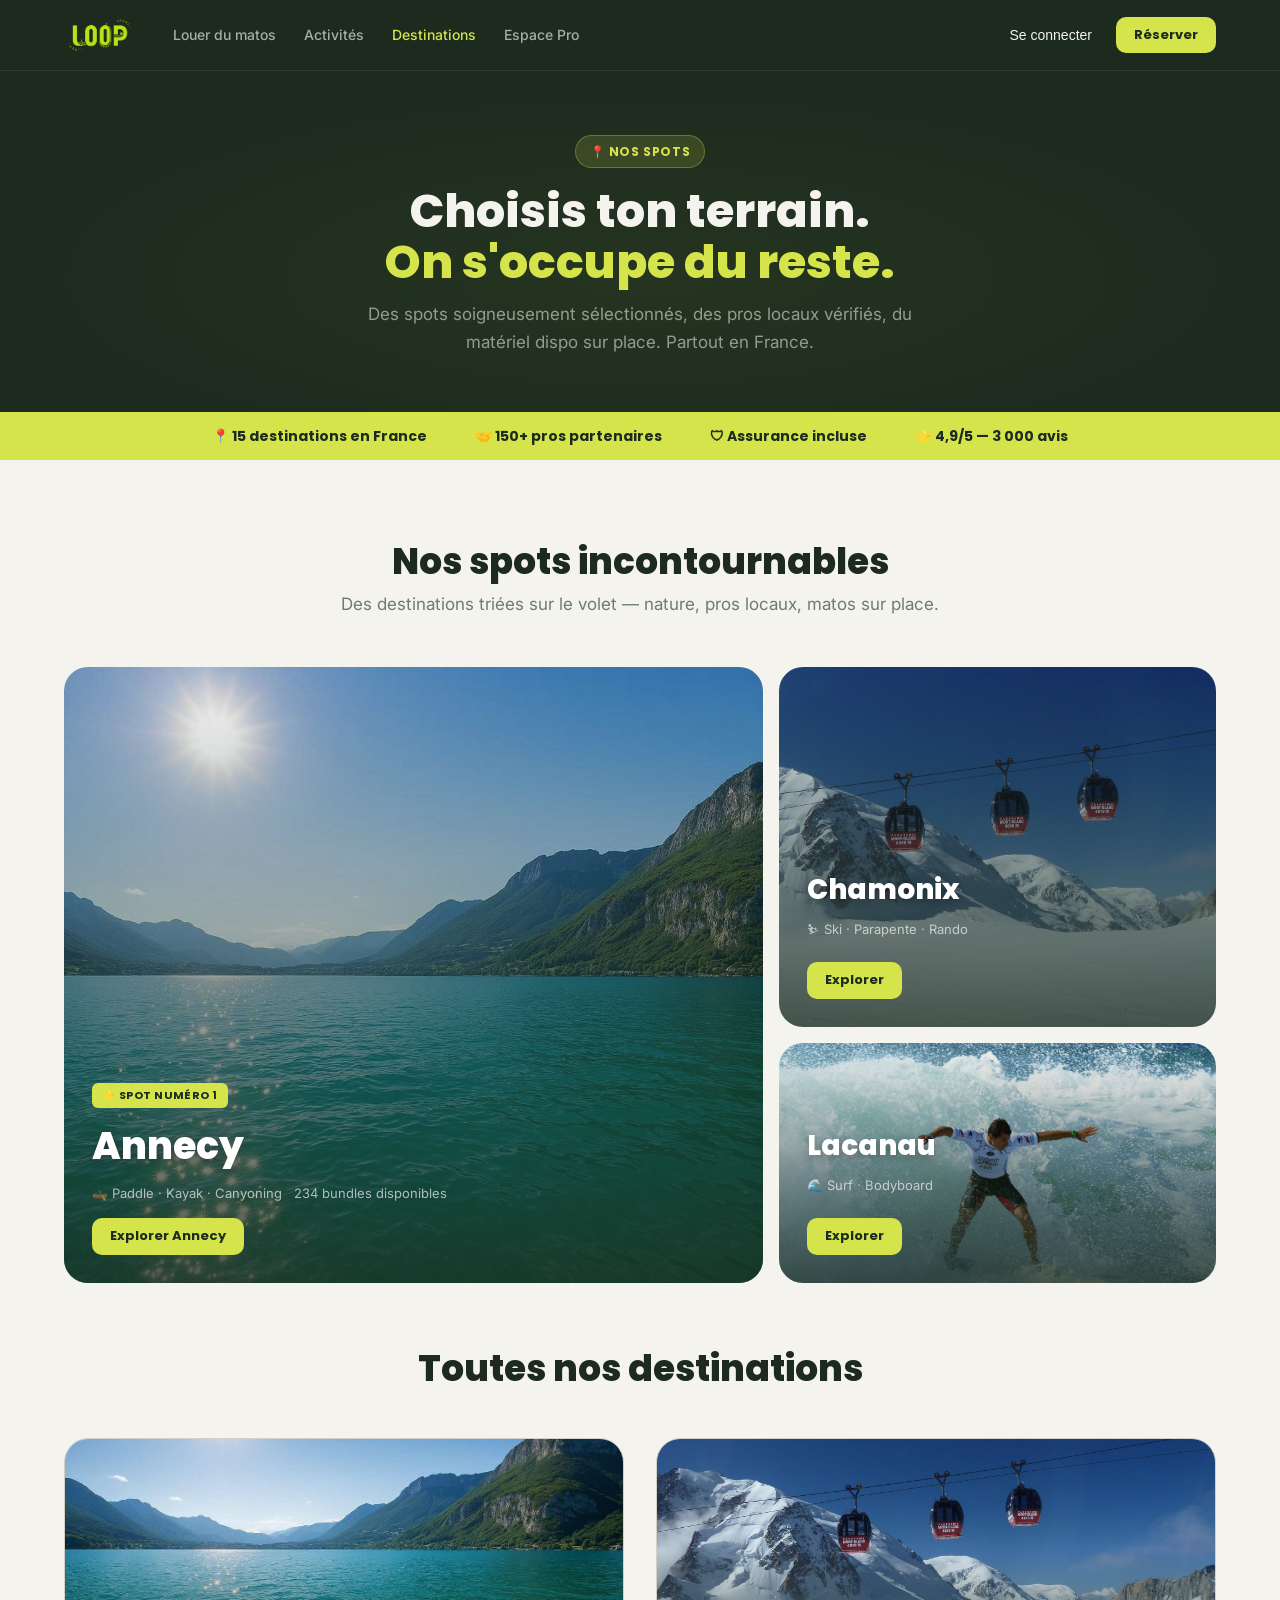
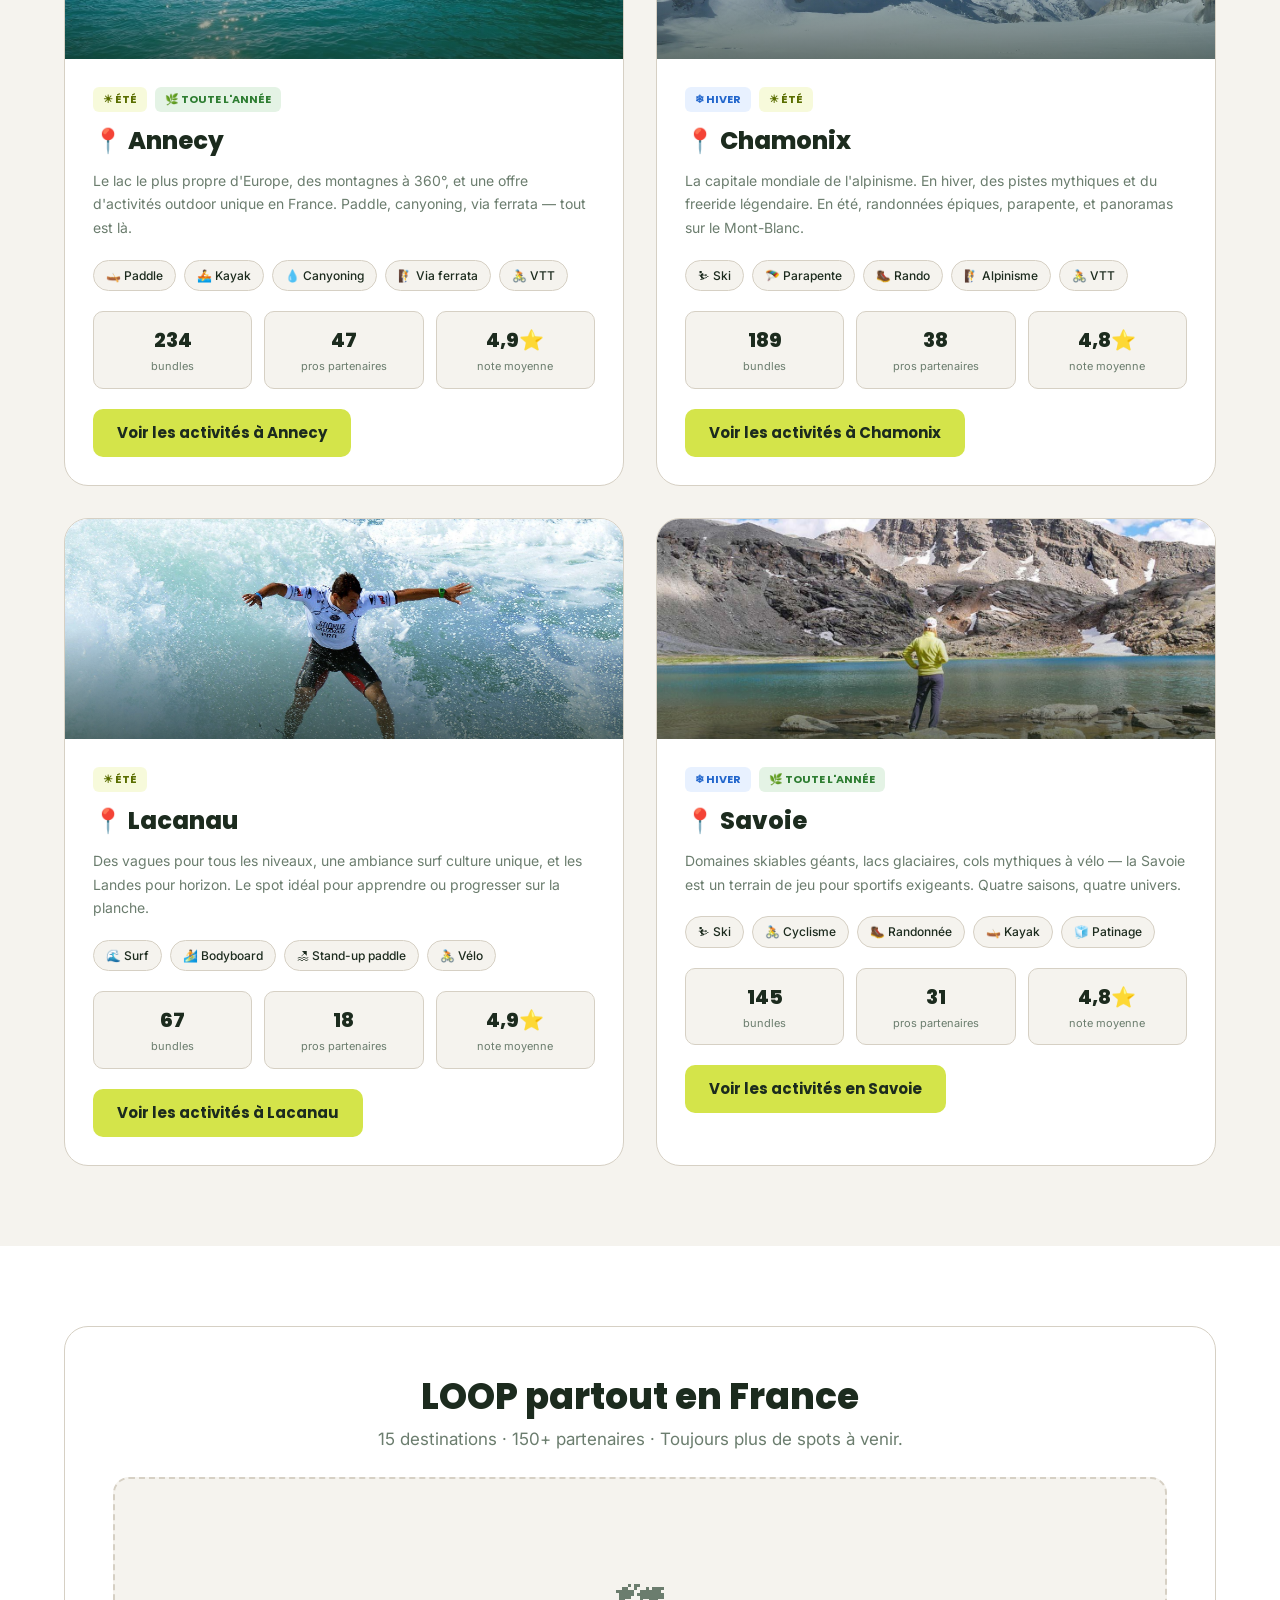
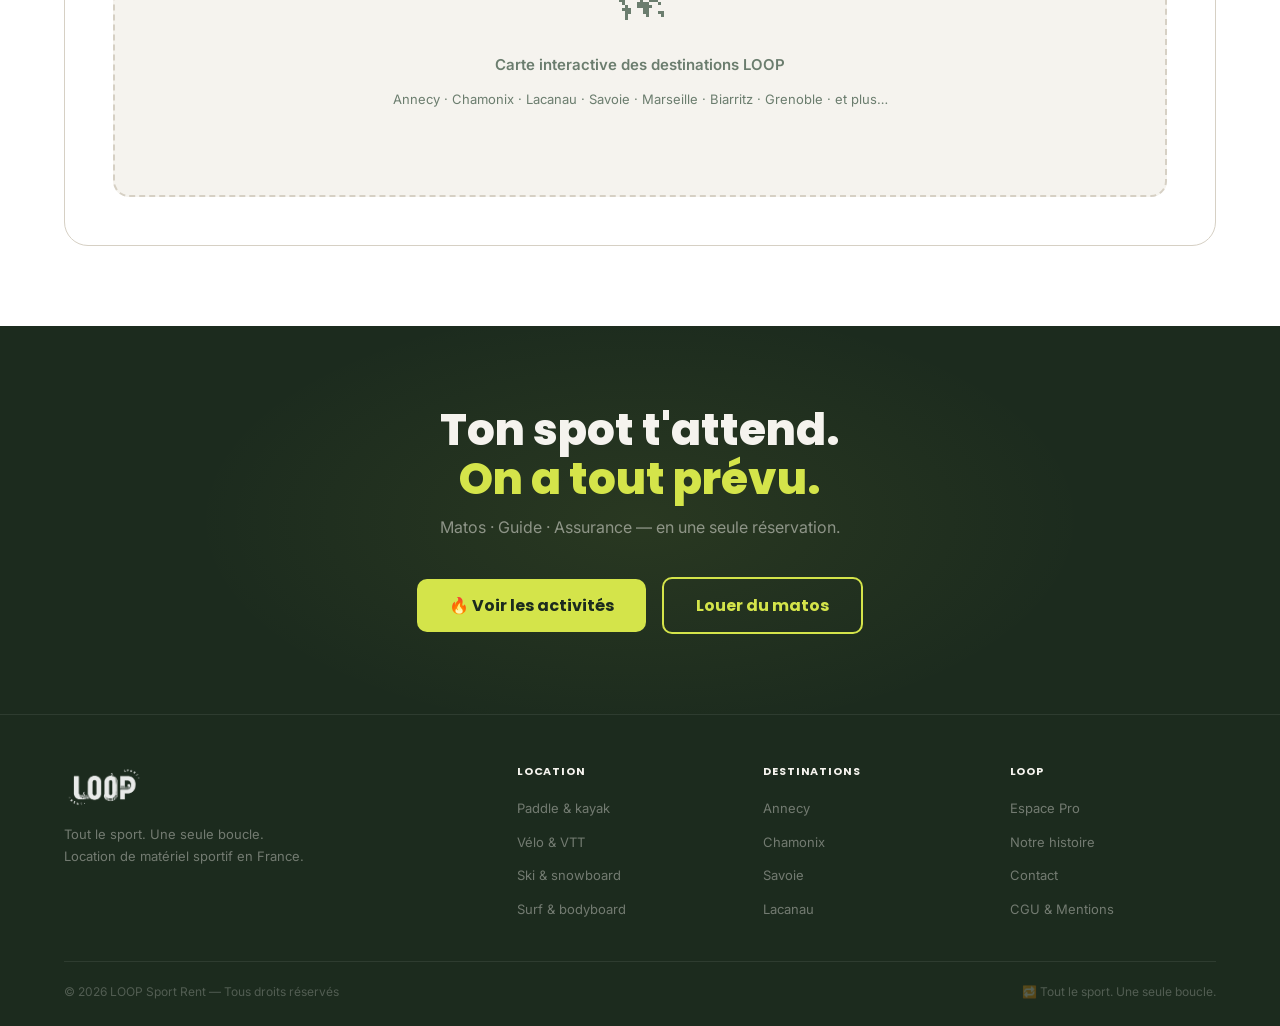
<file: pages/destinations.html>
<!DOCTYPE html>
<html lang="fr">
<head>
  <meta charset="UTF-8" />
  <meta name="viewport" content="width=device-width, initial-scale=1.0" />
  <title>Destinations — LOOP Sport Rent</title>
  <link rel="preconnect" href="https://fonts.googleapis.com" />
  <link rel="preconnect" href="https://fonts.gstatic.com" crossorigin />
  <link href="https://fonts.googleapis.com/css2?family=Poppins:wght@400;600;700;800&family=Inter:wght@400;500&display=swap" rel="stylesheet" />
  <link rel="stylesheet" href="../css/loop.css" />
  <style>
    .page-hero {
      background: var(--bg-dark);
      padding: 64px 0 56px;
      position: relative; overflow: hidden;
    }
    .page-hero::before {
      content: '';
      position: absolute; inset: 0;
      background: radial-gradient(ellipse 70% 80% at 50% 60%, rgba(212,228,74,0.05) 0%, transparent 70%);
    }
    .page-hero__inner { position: relative; z-index: 1; text-align: center; }
    .page-hero__tag {
      display: inline-flex; align-items: center; gap: 6px;
      background: rgba(212,228,74,0.15); color: var(--primary);
      font-size: 12px; font-weight: 700; font-family: var(--font-display);
      padding: 6px 14px; border-radius: 100px;
      border: 1px solid rgba(212,228,74,0.3);
      margin-bottom: 18px; letter-spacing: 0.05em; text-transform: uppercase;
    }
    .page-hero h1 { font-family: var(--font-display); font-weight: 800; font-size: 46px; color: var(--text-on-dark); line-height: 1.1; margin-bottom: 14px; }
    .page-hero h1 em { font-style: normal; color: var(--primary); }
    .page-hero p { font-size: 17px; color: rgba(245,243,238,0.55); max-width: 560px; margin: 0 auto; }

    /* Destination hero cards */
    .dest-hero-grid {
      display: grid;
      grid-template-columns: 1.6fr 1fr;
      grid-template-rows: 360px 240px;
      gap: 16px;
      margin-bottom: 64px;
    }
    .dest-hero-card {
      position: relative; border-radius: var(--radius-xl); overflow: hidden; cursor: pointer;
      transition: transform 0.2s, box-shadow 0.2s;
    }
    .dest-hero-card:hover { transform: translateY(-4px); box-shadow: var(--shadow-hover); }
    .dest-hero-card--main { grid-row: 1 / 3; }
    .dest-hero-card img { width: 100%; height: 100%; object-fit: cover; display: block; transition: transform 0.5s; }
    .dest-hero-card:hover img { transform: scale(1.05); }
    .dest-hero-card__overlay {
      position: absolute; inset: 0;
      background: linear-gradient(180deg, rgba(28,43,30,0.05) 0%, rgba(28,43,30,0.78) 100%);
    }
    .dest-hero-card__info { position: absolute; bottom: 0; left: 0; right: 0; padding: 28px; }
    .dest-hero-card__name { font-family: var(--font-display); font-weight: 800; font-size: 28px; color: #fff; margin-bottom: 6px; text-shadow: 0 2px 8px rgba(0,0,0,0.3); }
    .dest-hero-card--main .dest-hero-card__name { font-size: 38px; }
    .dest-hero-card__meta { display: flex; gap: 12px; font-size: 13px; color: rgba(255,255,255,0.65); flex-wrap: wrap; margin-bottom: 14px; }
    .dest-hero-card__tag { display: inline-block; background: var(--primary); color: var(--text); font-size: 11px; font-weight: 700; font-family: var(--font-display); padding: 4px 10px; border-radius: var(--radius-sm); text-transform: uppercase; letter-spacing: 0.04em; margin-bottom: 8px; }

    /* Destination detail cards */
    .dest-detail-grid { display: grid; grid-template-columns: repeat(2, 1fr); gap: 32px; }
    .dest-detail-card {
      background: var(--surface); border-radius: var(--radius-xl);
      border: 1px solid var(--border); overflow: hidden;
      transition: box-shadow 0.2s, transform 0.2s;
    }
    .dest-detail-card:hover { box-shadow: var(--shadow-hover); transform: translateY(-4px); }
    .dest-detail-card__photo { height: 220px; overflow: hidden; position: relative; }
    .dest-detail-card__photo img { width: 100%; height: 100%; object-fit: cover; display: block; transition: transform 0.5s; }
    .dest-detail-card:hover .dest-detail-card__photo img { transform: scale(1.06); }
    .dest-detail-card__photo-overlay {
      position: absolute; inset: 0;
      background: linear-gradient(180deg, transparent 50%, rgba(28,43,30,0.6) 100%);
    }
    .dest-detail-card__body { padding: 28px; }
    .dest-detail-card__name { font-family: var(--font-display); font-weight: 800; font-size: 24px; margin-bottom: 8px; }
    .dest-detail-card__desc { font-size: 14px; color: var(--text-muted); line-height: 1.7; margin-bottom: 20px; }
    .dest-detail-card__sports { display: flex; gap: 8px; flex-wrap: wrap; margin-bottom: 20px; }
    .sport-pill {
      display: inline-flex; align-items: center; gap: 5px;
      background: var(--bg); border: 1px solid var(--border);
      padding: 5px 12px; border-radius: 100px;
      font-size: 12px; font-weight: 500;
    }
    .dest-detail-card__stats { display: grid; grid-template-columns: repeat(3, 1fr); gap: 12px; margin-bottom: 20px; }
    .dest-stat { text-align: center; padding: 12px; background: var(--bg); border-radius: var(--radius-md); border: 1px solid var(--border); }
    .dest-stat__val { font-family: var(--font-display); font-weight: 800; font-size: 20px; color: var(--text); }
    .dest-stat__label { font-size: 11px; color: var(--text-muted); margin-top: 2px; }

    /* Map section */
    .map-section { background: var(--surface); border: 1px solid var(--border); border-radius: var(--radius-xl); padding: 48px; text-align: center; }
    .map-placeholder { background: var(--bg); border: 2px dashed var(--border); border-radius: var(--radius-lg); height: 320px; display: flex; flex-direction: column; align-items: center; justify-content: center; gap: 12px; color: var(--text-muted); font-size: 15px; margin-top: 24px; }
    .map-placeholder .map-icon { font-size: 48px; }

    /* Season badge */
    .season-badge {
      display: inline-flex; align-items: center; gap: 5px;
      font-size: 11px; font-weight: 700; font-family: var(--font-display);
      padding: 4px 10px; border-radius: var(--radius-sm); text-transform: uppercase;
    }
    .season-badge--summer { background: rgba(212,228,74,0.2); color: #5a6e00; }
    .season-badge--winter { background: rgba(100,160,255,0.15); color: #2266cc; }
    .season-badge--all { background: rgba(76,175,80,0.15); color: #2e7d32; }

    @media (max-width: 960px) {
      .dest-hero-grid { grid-template-columns: 1fr; grid-template-rows: auto; }
      .dest-hero-card--main { grid-row: auto; }
      .dest-detail-grid { grid-template-columns: 1fr; }
      .page-hero h1 { font-size: 32px; }
    }
  </style>
</head>
<body>

<!-- ═══════════════ HEADER ═══════════════ -->
<header class="header">
  <div class="container header__inner">
    <a href="index.html" class="logo">
      <img src="../img/loop-Logo.png" alt="LOOP Sport Rent" class="logo__img" />
    </a>
    <nav class="nav">
      <a href="louer-du-matos.html">Louer du matos</a>
      <a href="activites.html">Activités</a>
      <a href="destinations.html" style="color:var(--primary)">Destinations</a>
      <a href="espace-pro.html">Espace Pro</a>
    </nav>
    <div class="header__actions">
      <button class="btn-link">Se connecter</button>
      <a href="reservation.html" class="btn btn-primary btn-sm">Réserver</a>
    </div>
    <button class="burger" id="burger" aria-label="Menu" onclick="toggleMenu()">
      <span></span><span></span><span></span>
    </button>
  </div>
</header>

<nav class="mobile-nav" id="mobileNav">
  <div class="mobile-nav__links">
    <a href="louer-du-matos.html"><span class="nav-icon">🎒</span> Louer du matos <span class="nav-arrow">›</span></a>
    <a href="activites.html"><span class="nav-icon">🏃</span> Activités <span class="nav-arrow">›</span></a>
    <a href="destinations.html" class="active"><span class="nav-icon">📍</span> Destinations <span class="nav-arrow">›</span></a>
    <a href="espace-pro.html"><span class="nav-icon">🤝</span> Espace Pro <span class="nav-arrow">›</span></a>
  </div>
  <div class="mobile-nav__actions">
    <a href="reservation.html" class="btn btn-primary">🔥 Réserver maintenant</a>
    <button class="mobile-nav__btn-link">Se connecter</button>
  </div>
  <div class="mobile-nav__footer">
    <a href="#">CGU</a><a href="#">Contact</a><a href="#">Notre histoire</a><a href="#">© 2026 LOOP</a>
  </div>
</nav>
<script>
  function toggleMenu() {
    document.getElementById('burger').classList.toggle('open');
    document.getElementById('mobileNav').classList.toggle('open');
    document.body.classList.toggle('nav-open');
  }
  document.querySelectorAll('.mobile-nav a').forEach(l => l.addEventListener('click', () => {
    document.getElementById('burger').classList.remove('open');
    document.getElementById('mobileNav').classList.remove('open');
    document.body.classList.remove('nav-open');
  }));
</script>

<!-- ═══════════════ PAGE HERO ═══════════════ -->
<section class="page-hero">
  <div class="container page-hero__inner">
    <div class="page-hero__tag">📍 Nos spots</div>
    <h1>Choisis ton terrain.<br><em>On s'occupe du reste.</em></h1>
    <p>Des spots soigneusement sélectionnés, des pros locaux vérifiés, du matériel dispo sur place. Partout en France.</p>
  </div>
</section>

<!-- ═══════════════ TRUST STRIP ═══════════════ -->
<div class="trust-strip">
  <div class="container trust-strip__inner">
    <div class="trust-item">📍 15 destinations en France</div>
    <div class="trust-item">🤝 150+ pros partenaires</div>
    <div class="trust-item">🛡 Assurance incluse</div>
    <div class="trust-item">⭐ 4,9/5 — 3 000 avis</div>
  </div>
</div>

<!-- ═══════════════ DESTINATIONS HERO ═══════════════ -->
<section class="section">
  <div class="container">
    <div class="section__head">
      <h2 class="section-title">Nos spots incontournables</h2>
      <p class="section-subtitle">Des destinations triées sur le volet — nature, pros locaux, matos sur place.</p>
    </div>

    <div class="dest-hero-grid">
      <div class="dest-hero-card dest-hero-card--main">
        <img src="../img/dest-annecy.jpg" alt="Lac d'Annecy" />
        <div class="dest-hero-card__overlay"></div>
        <div class="dest-hero-card__info">
          <div class="dest-hero-card__tag">⭐ Spot numéro 1</div>
          <div class="dest-hero-card__name">Annecy</div>
          <div class="dest-hero-card__meta">
            <span>🛶 Paddle · Kayak · Canyoning</span>
            <span>234 bundles disponibles</span>
          </div>
          <a href="#annecy" class="btn btn-primary btn-sm">Explorer Annecy</a>
        </div>
      </div>
      <div class="dest-hero-card">
        <img src="../img/dest-chamonix.jpg" alt="Chamonix" />
        <div class="dest-hero-card__overlay"></div>
        <div class="dest-hero-card__info">
          <div class="dest-hero-card__name">Chamonix</div>
          <div class="dest-hero-card__meta"><span>⛷ Ski · Parapente · Rando</span></div>
          <a href="#chamonix" class="btn btn-primary btn-sm" style="margin-top:8px">Explorer</a>
        </div>
      </div>
      <div class="dest-hero-card">
        <img src="../img/dest-lacanau.jpg" alt="Lacanau" />
        <div class="dest-hero-card__overlay"></div>
        <div class="dest-hero-card__info">
          <div class="dest-hero-card__name">Lacanau</div>
          <div class="dest-hero-card__meta"><span>🌊 Surf · Bodyboard</span></div>
          <a href="#lacanau" class="btn btn-primary btn-sm" style="margin-top:8px">Explorer</a>
        </div>
      </div>
    </div>

    <!-- Detail cards -->
    <div class="section__head">
      <h2 class="section-title">Toutes nos destinations</h2>
    </div>

    <div class="dest-detail-grid">

      <div class="dest-detail-card" id="annecy">
        <div class="dest-detail-card__photo">
          <img src="../img/dest-annecy.jpg" alt="Annecy" />
          <div class="dest-detail-card__photo-overlay"></div>
        </div>
        <div class="dest-detail-card__body">
          <div style="display:flex; gap:8px; margin-bottom:10px;">
            <span class="season-badge season-badge--summer">☀ Été</span>
            <span class="season-badge season-badge--all">🌿 Toute l'année</span>
          </div>
          <div class="dest-detail-card__name">📍 Annecy</div>
          <p class="dest-detail-card__desc">Le lac le plus propre d'Europe, des montagnes à 360°, et une offre d'activités outdoor unique en France. Paddle, canyoning, via ferrata — tout est là.</p>
          <div class="dest-detail-card__sports">
            <span class="sport-pill">🛶 Paddle</span>
            <span class="sport-pill">🚣 Kayak</span>
            <span class="sport-pill">💧 Canyoning</span>
            <span class="sport-pill">🧗 Via ferrata</span>
            <span class="sport-pill">🚴 VTT</span>
          </div>
          <div class="dest-detail-card__stats">
            <div class="dest-stat"><div class="dest-stat__val">234</div><div class="dest-stat__label">bundles</div></div>
            <div class="dest-stat"><div class="dest-stat__val">47</div><div class="dest-stat__label">pros partenaires</div></div>
            <div class="dest-stat"><div class="dest-stat__val">4,9⭐</div><div class="dest-stat__label">note moyenne</div></div>
          </div>
          <a href="activites.html" class="btn btn-primary btn-md">Voir les activités à Annecy</a>
        </div>
      </div>

      <div class="dest-detail-card" id="chamonix">
        <div class="dest-detail-card__photo">
          <img src="../img/dest-chamonix.jpg" alt="Chamonix" />
          <div class="dest-detail-card__photo-overlay"></div>
        </div>
        <div class="dest-detail-card__body">
          <div style="display:flex; gap:8px; margin-bottom:10px;">
            <span class="season-badge season-badge--winter">❄ Hiver</span>
            <span class="season-badge season-badge--summer">☀ Été</span>
          </div>
          <div class="dest-detail-card__name">📍 Chamonix</div>
          <p class="dest-detail-card__desc">La capitale mondiale de l'alpinisme. En hiver, des pistes mythiques et du freeride légendaire. En été, randonnées épiques, parapente, et panoramas sur le Mont-Blanc.</p>
          <div class="dest-detail-card__sports">
            <span class="sport-pill">⛷ Ski</span>
            <span class="sport-pill">🪂 Parapente</span>
            <span class="sport-pill">🥾 Rando</span>
            <span class="sport-pill">🧗 Alpinisme</span>
            <span class="sport-pill">🚴 VTT</span>
          </div>
          <div class="dest-detail-card__stats">
            <div class="dest-stat"><div class="dest-stat__val">189</div><div class="dest-stat__label">bundles</div></div>
            <div class="dest-stat"><div class="dest-stat__val">38</div><div class="dest-stat__label">pros partenaires</div></div>
            <div class="dest-stat"><div class="dest-stat__val">4,8⭐</div><div class="dest-stat__label">note moyenne</div></div>
          </div>
          <a href="activites.html" class="btn btn-primary btn-md">Voir les activités à Chamonix</a>
        </div>
      </div>

      <div class="dest-detail-card" id="lacanau">
        <div class="dest-detail-card__photo">
          <img src="../img/dest-lacanau.jpg" alt="Lacanau" />
          <div class="dest-detail-card__photo-overlay"></div>
        </div>
        <div class="dest-detail-card__body">
          <div style="display:flex; gap:8px; margin-bottom:10px;">
            <span class="season-badge season-badge--summer">☀ Été</span>
          </div>
          <div class="dest-detail-card__name">📍 Lacanau</div>
          <p class="dest-detail-card__desc">Des vagues pour tous les niveaux, une ambiance surf culture unique, et les Landes pour horizon. Le spot idéal pour apprendre ou progresser sur la planche.</p>
          <div class="dest-detail-card__sports">
            <span class="sport-pill">🌊 Surf</span>
            <span class="sport-pill">🏄 Bodyboard</span>
            <span class="sport-pill">🏖 Stand-up paddle</span>
            <span class="sport-pill">🚴 Vélo</span>
          </div>
          <div class="dest-detail-card__stats">
            <div class="dest-stat"><div class="dest-stat__val">67</div><div class="dest-stat__label">bundles</div></div>
            <div class="dest-stat"><div class="dest-stat__val">18</div><div class="dest-stat__label">pros partenaires</div></div>
            <div class="dest-stat"><div class="dest-stat__val">4,9⭐</div><div class="dest-stat__label">note moyenne</div></div>
          </div>
          <a href="activites.html" class="btn btn-primary btn-md">Voir les activités à Lacanau</a>
        </div>
      </div>

      <div class="dest-detail-card" id="savoie">
        <div class="dest-detail-card__photo">
          <img src="../img/dest-savoie.jpg" alt="Savoie" />
          <div class="dest-detail-card__photo-overlay"></div>
        </div>
        <div class="dest-detail-card__body">
          <div style="display:flex; gap:8px; margin-bottom:10px;">
            <span class="season-badge season-badge--winter">❄ Hiver</span>
            <span class="season-badge season-badge--all">🌿 Toute l'année</span>
          </div>
          <div class="dest-detail-card__name">📍 Savoie</div>
          <p class="dest-detail-card__desc">Domaines skiables géants, lacs glaciaires, cols mythiques à vélo — la Savoie est un terrain de jeu pour sportifs exigeants. Quatre saisons, quatre univers.</p>
          <div class="dest-detail-card__sports">
            <span class="sport-pill">⛷ Ski</span>
            <span class="sport-pill">🚴 Cyclisme</span>
            <span class="sport-pill">🥾 Randonnée</span>
            <span class="sport-pill">🛶 Kayak</span>
            <span class="sport-pill">🧊 Patinage</span>
          </div>
          <div class="dest-detail-card__stats">
            <div class="dest-stat"><div class="dest-stat__val">145</div><div class="dest-stat__label">bundles</div></div>
            <div class="dest-stat"><div class="dest-stat__val">31</div><div class="dest-stat__label">pros partenaires</div></div>
            <div class="dest-stat"><div class="dest-stat__val">4,8⭐</div><div class="dest-stat__label">note moyenne</div></div>
          </div>
          <a href="activites.html" class="btn btn-primary btn-md">Voir les activités en Savoie</a>
        </div>
      </div>

    </div>
  </div>
</section>

<!-- ═══════════════ MAP ═══════════════ -->
<section class="section section--alt">
  <div class="container">
    <div class="map-section">
      <div class="section__head" style="margin-bottom:0">
        <h2 class="section-title">LOOP partout en France</h2>
        <p class="section-subtitle">15 destinations · 150+ partenaires · Toujours plus de spots à venir.</p>
      </div>
      <div class="map-placeholder">
        <div class="map-icon">🗺</div>
        <div style="font-weight:600">Carte interactive des destinations LOOP</div>
        <div style="font-size:13px">Annecy · Chamonix · Lacanau · Savoie · Marseille · Biarritz · Grenoble · et plus…</div>
      </div>
    </div>
  </div>
</section>

<!-- ═══════════════ CTA ═══════════════ -->
<section class="cta-final">
  <div class="container">
    <h2 class="cta-final__title">Ton spot t'attend.<br><em>On a tout prévu.</em></h2>
    <p class="cta-final__sub">Matos · Guide · Assurance — en une seule réservation.</p>
    <div class="cta-final__actions">
      <a href="activites.html" class="btn btn-primary btn-lg">🔥 Voir les activités</a>
      <a href="louer-du-matos.html" class="btn btn-secondary btn-lg">Louer du matos</a>
    </div>
  </div>
</section>

<!-- ═══════════════ FOOTER ═══════════════ -->
<footer class="footer">
  <div class="container">
    <div class="footer__inner">
      <div class="footer__brand">
        <img src="../img/loop-Logo.png" alt="LOOP" class="footer__logo" />
        <p>Tout le sport. Une seule boucle.<br>Location de matériel sportif en France.</p>
      </div>
      <div class="footer__col">
        <h5>Location</h5>
        <ul>
          <li><a href="#">Paddle & kayak</a></li>
          <li><a href="#">Vélo & VTT</a></li>
          <li><a href="#">Ski & snowboard</a></li>
          <li><a href="#">Surf & bodyboard</a></li>
        </ul>
      </div>
      <div class="footer__col">
        <h5>Destinations</h5>
        <ul>
          <li><a href="#annecy">Annecy</a></li>
          <li><a href="#chamonix">Chamonix</a></li>
          <li><a href="#savoie">Savoie</a></li>
          <li><a href="#lacanau">Lacanau</a></li>
        </ul>
      </div>
      <div class="footer__col">
        <h5>LOOP</h5>
        <ul>
          <li><a href="espace-pro.html">Espace Pro</a></li>
          <li><a href="#">Notre histoire</a></li>
          <li><a href="#">Contact</a></li>
          <li><a href="#">CGU & Mentions</a></li>
        </ul>
      </div>
    </div>
    <div class="footer__bottom">
      <span>© 2026 LOOP Sport Rent — Tous droits réservés</span>
      <span>🔁 Tout le sport. Une seule boucle.</span>
    </div>
  </div>
</footer>

</body>
</html>
</file>
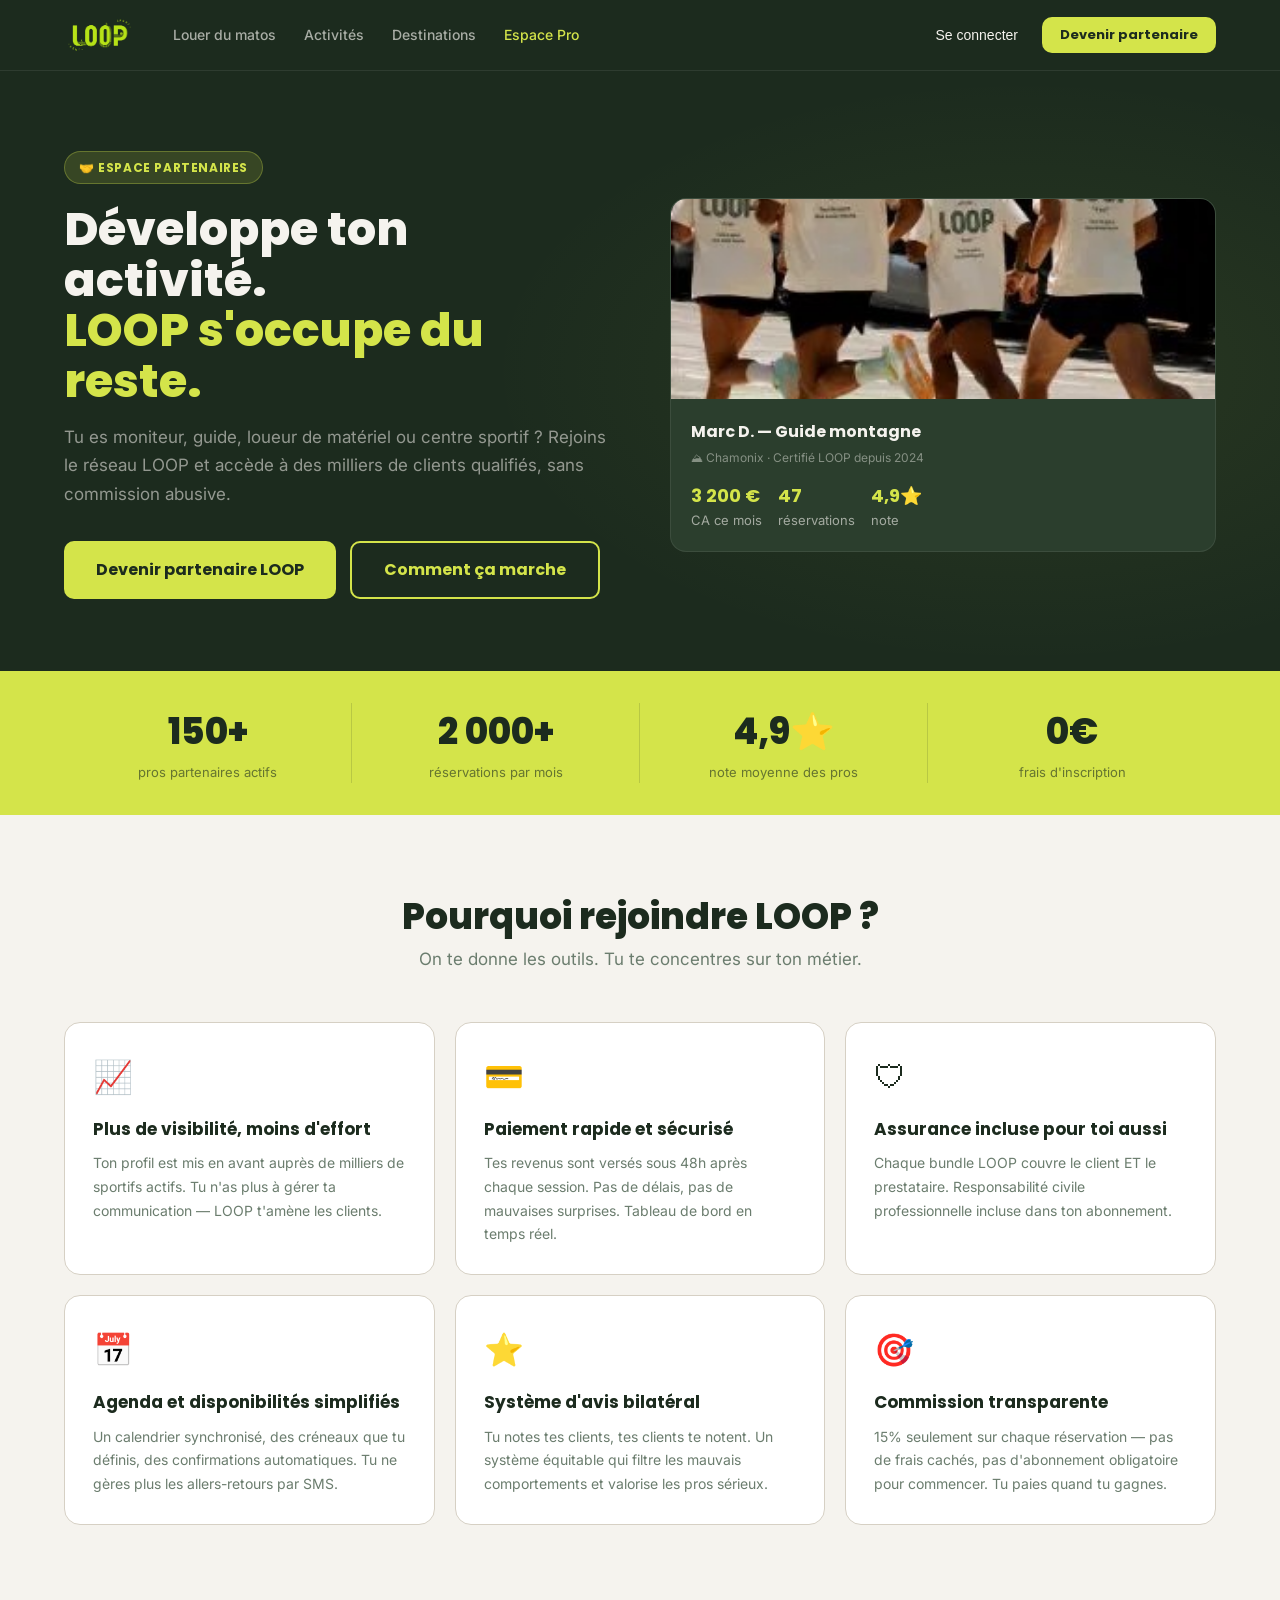
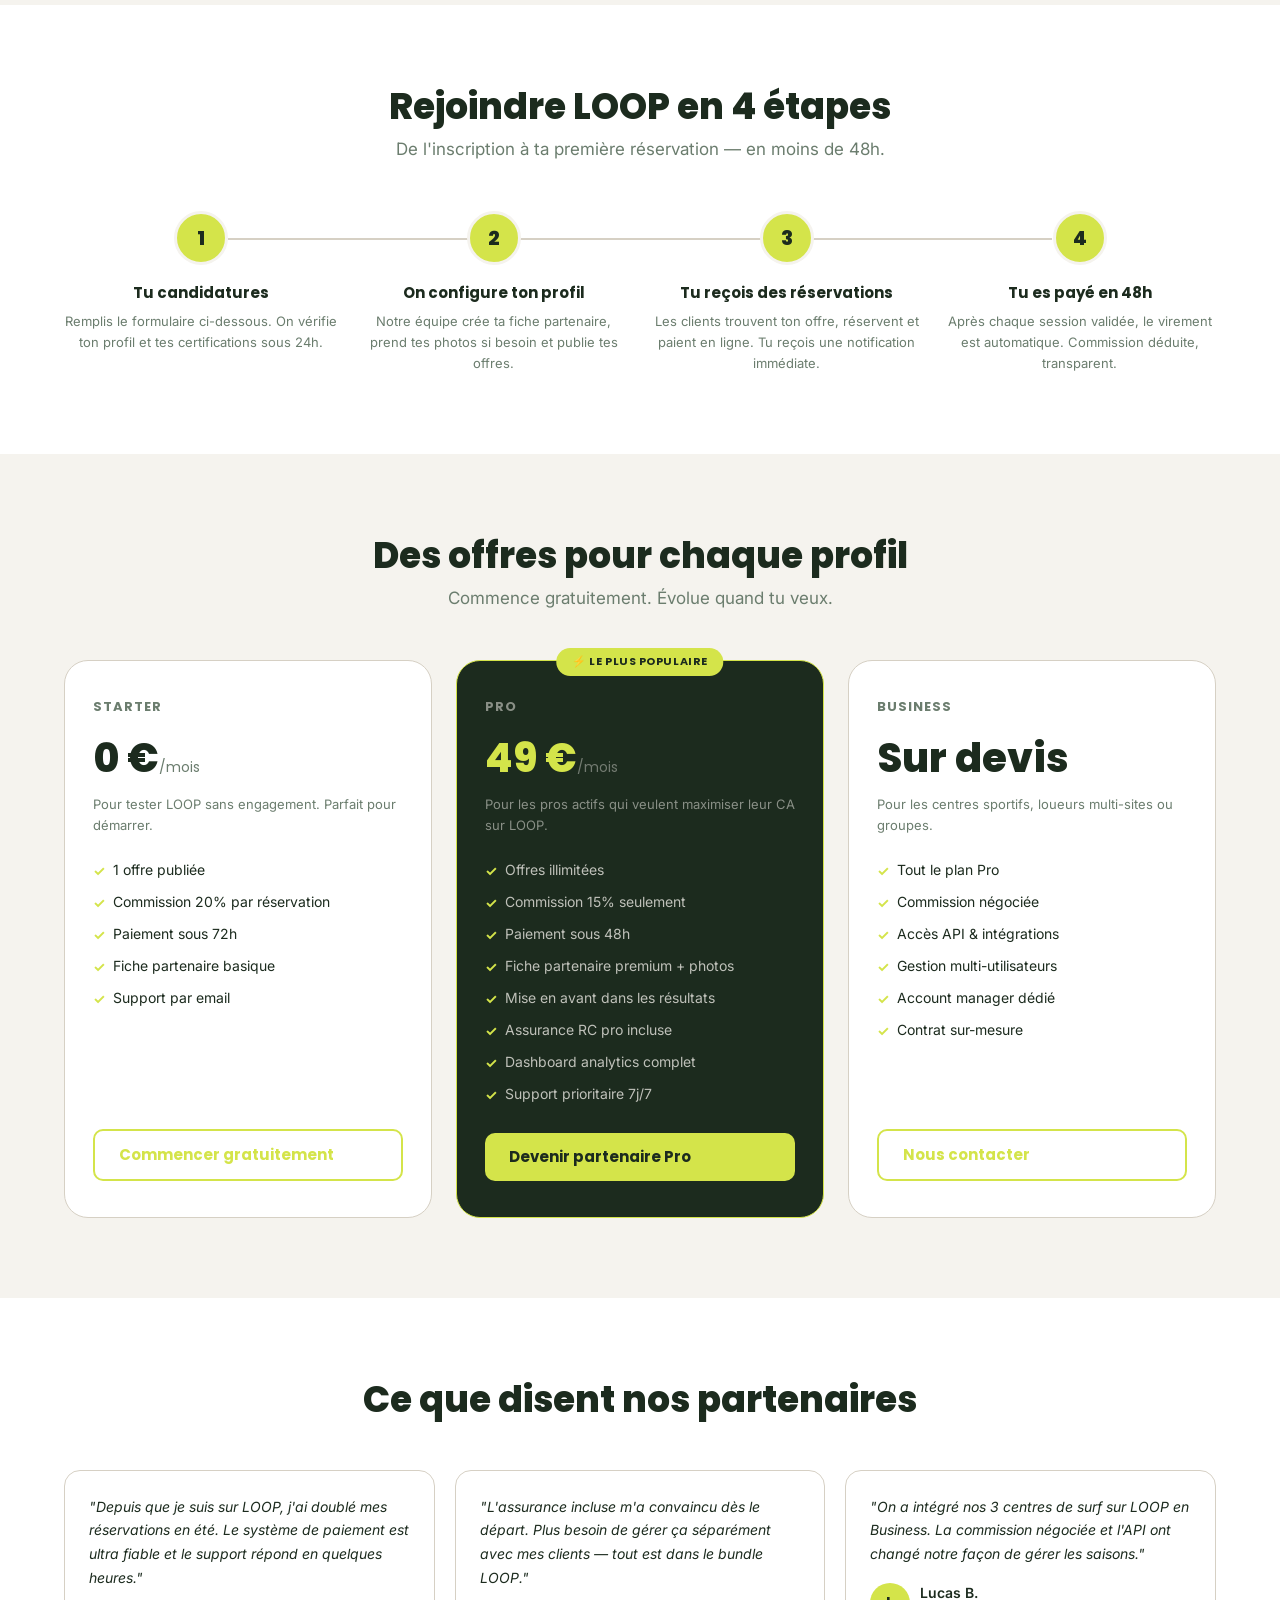
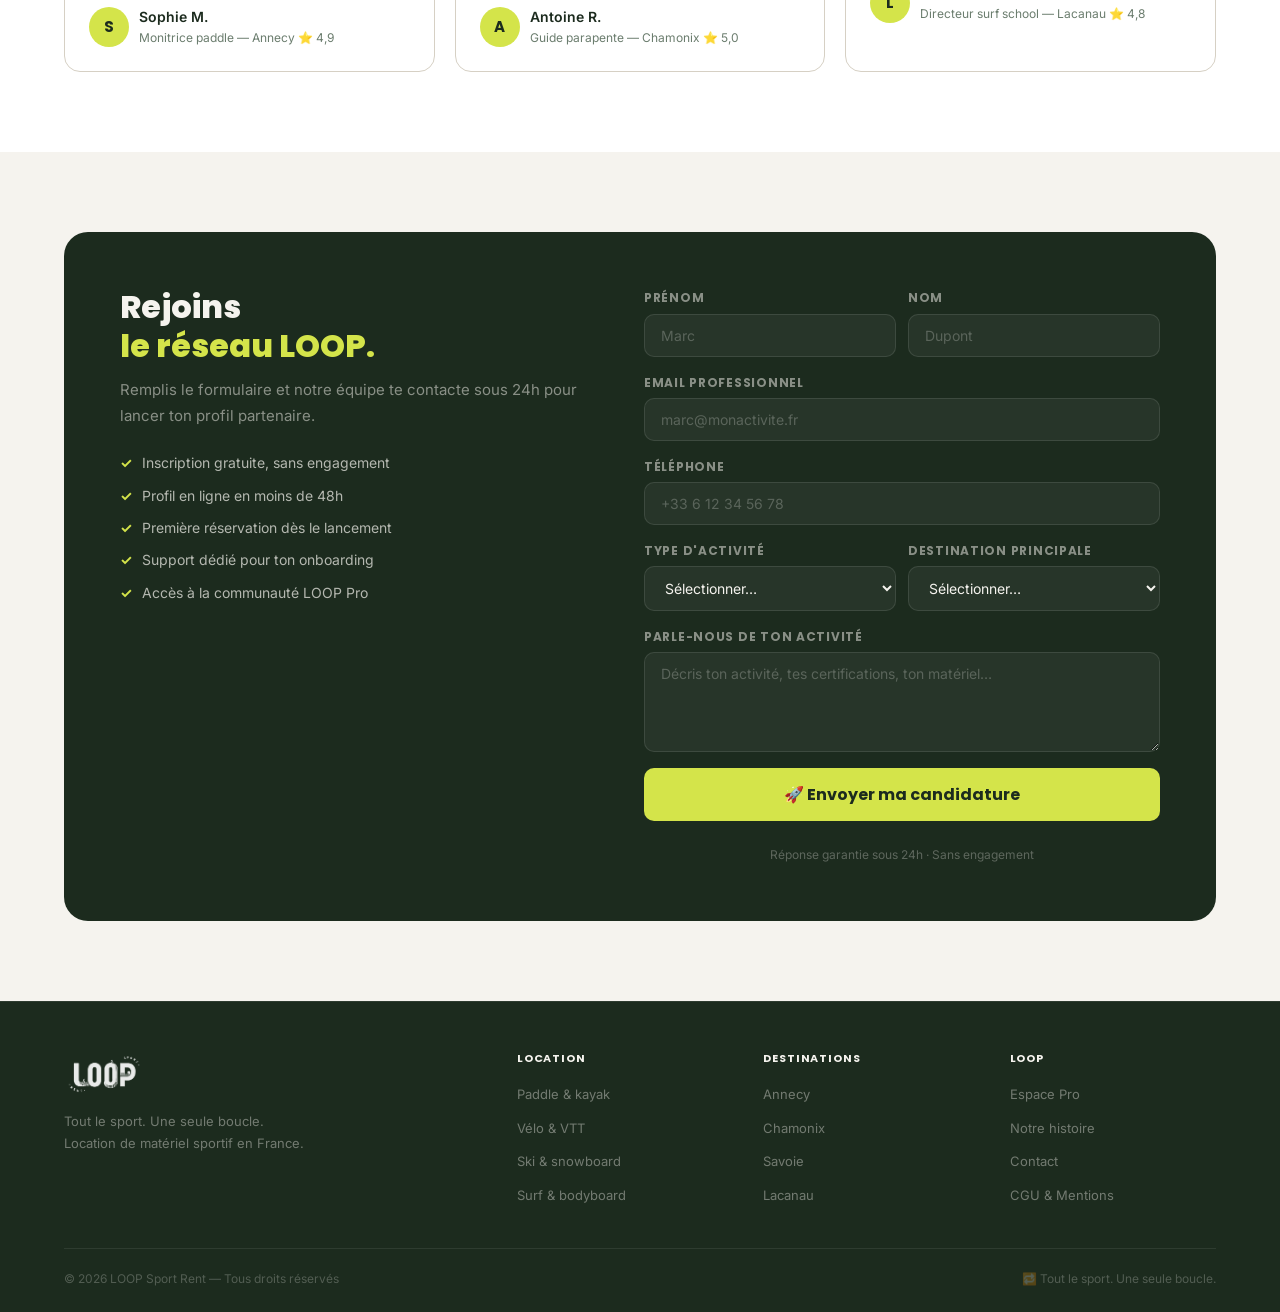
<file: pages/espace-pro.html>
<!DOCTYPE html>
<html lang="fr">
<head>
  <meta charset="UTF-8" />
  <meta name="viewport" content="width=device-width, initial-scale=1.0" />
  <title>Espace Pro — LOOP Sport Rent</title>
  <link rel="preconnect" href="https://fonts.googleapis.com" />
  <link rel="preconnect" href="https://fonts.gstatic.com" crossorigin />
  <link href="https://fonts.googleapis.com/css2?family=Poppins:wght@400;600;700;800&family=Inter:wght@400;500&display=swap" rel="stylesheet" />
  <link rel="stylesheet" href="../css/loop.css" />
  <style>
    /* Hero */
    .pro-hero {
      background: var(--bg-dark);
      padding: 80px 0 72px;
      position: relative; overflow: hidden;
    }
    .pro-hero::before {
      content: '';
      position: absolute; inset: 0;
      background: radial-gradient(ellipse 60% 70% at 80% 50%, rgba(212,228,74,0.07) 0%, transparent 70%);
    }
    .pro-hero__inner {
      display: grid; grid-template-columns: 1fr 1fr; gap: 60px;
      align-items: center; position: relative; z-index: 1;
    }
    .pro-hero__tag {
      display: inline-flex; align-items: center; gap: 6px;
      background: rgba(212,228,74,0.15); color: var(--primary);
      font-size: 12px; font-weight: 700; font-family: var(--font-display);
      padding: 6px 14px; border-radius: 100px;
      border: 1px solid rgba(212,228,74,0.3);
      margin-bottom: 20px; letter-spacing: 0.05em; text-transform: uppercase;
    }
    .pro-hero h1 { font-family: var(--font-display); font-weight: 800; font-size: 46px; color: var(--text-on-dark); line-height: 1.1; margin-bottom: 16px; }
    .pro-hero h1 em { font-style: normal; color: var(--primary); }
    .pro-hero p { font-size: 17px; color: rgba(245,243,238,0.55); line-height: 1.7; margin-bottom: 32px; }
    .pro-hero__ctas { display: flex; gap: 14px; flex-wrap: wrap; }

    /* Stats band */
    .stats-band { background: var(--primary); padding: 32px 0; }
    .stats-band__inner { display: grid; grid-template-columns: repeat(4, 1fr); gap: 0; }
    .stat-item { text-align: center; padding: 0 24px; border-right: 1px solid rgba(28,43,30,0.15); }
    .stat-item:last-child { border-right: none; }
    .stat-item__val { font-family: var(--font-display); font-weight: 800; font-size: 36px; color: var(--text); }
    .stat-item__label { font-size: 13px; color: rgba(28,43,30,0.6); margin-top: 2px; }

    /* Why join */
    .benefit-grid { display: grid; grid-template-columns: repeat(3, 1fr); gap: 20px; }
    .benefit-card {
      background: var(--surface); border: 1px solid var(--border); border-radius: var(--radius-lg);
      padding: 28px; transition: box-shadow 0.2s, transform 0.2s;
    }
    .benefit-card:hover { box-shadow: var(--shadow-hover); transform: translateY(-4px); }
    .benefit-card__icon { font-size: 32px; margin-bottom: 14px; }
    .benefit-card__title { font-family: var(--font-display); font-weight: 700; font-size: 17px; margin-bottom: 8px; }
    .benefit-card__desc { font-size: 14px; color: var(--text-muted); line-height: 1.7; }

    /* How it works */
    .pro-steps { display: grid; grid-template-columns: repeat(4, 1fr); gap: 20px; position: relative; }
    .pro-steps::before {
      content: '';
      position: absolute; top: 27px; left: calc(12.5% + 20px); right: calc(12.5% + 20px);
      height: 2px; background: var(--border); z-index: 0;
    }
    .pro-step { text-align: center; position: relative; z-index: 1; }
    .pro-step__num {
      width: 54px; height: 54px; border-radius: 50%;
      background: var(--primary); color: var(--text);
      font-family: var(--font-display); font-weight: 800; font-size: 20px;
      display: flex; align-items: center; justify-content: center;
      margin: 0 auto 16px; border: 3px solid var(--bg);
    }
    .pro-step__title { font-family: var(--font-display); font-weight: 700; font-size: 15px; margin-bottom: 6px; }
    .pro-step__desc { font-size: 13px; color: var(--text-muted); line-height: 1.6; }

    /* Pricing */
    .pricing-grid { display: grid; grid-template-columns: repeat(3, 1fr); gap: 24px; }
    .pricing-card {
      background: var(--surface); border: 1.5px solid var(--border);
      border-radius: var(--radius-xl); padding: 36px 28px;
      display: flex; flex-direction: column; transition: box-shadow 0.2s, transform 0.2s;
    }
    .pricing-card:hover { box-shadow: var(--shadow-hover); transform: translateY(-4px); }
    .pricing-card--featured {
      border-color: var(--primary); background: var(--bg-dark);
      position: relative;
    }
    .pricing-card__badge {
      position: absolute; top: -13px; left: 50%; transform: translateX(-50%);
      background: var(--primary); color: var(--text);
      font-size: 11px; font-weight: 700; font-family: var(--font-display);
      padding: 5px 16px; border-radius: 100px; text-transform: uppercase; letter-spacing: 0.05em;
      white-space: nowrap;
    }
    .pricing-card__plan { font-family: var(--font-display); font-weight: 700; font-size: 13px; text-transform: uppercase; letter-spacing: 0.08em; color: var(--text-muted); margin-bottom: 8px; }
    .pricing-card--featured .pricing-card__plan { color: rgba(245,243,238,0.5); }
    .pricing-card__price { font-family: var(--font-display); font-weight: 800; font-size: 40px; margin-bottom: 4px; }
    .pricing-card--featured .pricing-card__price { color: var(--primary); }
    .pricing-card__price small { font-size: 14px; font-weight: 400; color: var(--text-muted); }
    .pricing-card--featured .pricing-card__price small { color: rgba(245,243,238,0.4); }
    .pricing-card__desc { font-size: 13px; color: var(--text-muted); margin-bottom: 24px; line-height: 1.6; }
    .pricing-card--featured .pricing-card__desc { color: rgba(245,243,238,0.5); }
    .pricing-card__features { list-style: none; display: flex; flex-direction: column; gap: 10px; flex: 1; margin-bottom: 28px; }
    .pricing-card__features li { display: flex; align-items: flex-start; gap: 8px; font-size: 14px; line-height: 1.5; }
    .pricing-card__features li::before { content: '✓'; font-weight: 700; color: var(--primary); flex-shrink: 0; margin-top: 1px; }
    .pricing-card--featured .pricing-card__features li { color: rgba(245,243,238,0.75); }

    /* Testimonials pro */
    .pro-testimonials { display: grid; grid-template-columns: repeat(3, 1fr); gap: 20px; }
    .pro-testimonial { background: var(--surface); border: 1px solid var(--border); border-radius: var(--radius-lg); padding: 24px; }
    .pro-testimonial__text { font-size: 14px; line-height: 1.7; color: var(--text); margin-bottom: 16px; font-style: italic; }
    .pro-testimonial__author { display: flex; align-items: center; gap: 10px; }
    .pro-testimonial__avatar { width: 40px; height: 40px; border-radius: 50%; background: var(--primary); color: var(--text); font-family: var(--font-display); font-weight: 700; font-size: 15px; display: flex; align-items: center; justify-content: center; }
    .pro-testimonial__name { font-weight: 600; font-size: 14px; }
    .pro-testimonial__role { font-size: 12px; color: var(--text-muted); }

    /* Form section */
    .form-section {
      background: var(--bg-dark); border-radius: var(--radius-xl);
      padding: 56px; display: grid; grid-template-columns: 1fr 1fr; gap: 56px; align-items: start;
    }
    .form-section__title { font-family: var(--font-display); font-weight: 800; font-size: 32px; color: var(--text-on-dark); line-height: 1.2; margin-bottom: 12px; }
    .form-section__title em { font-style: normal; color: var(--primary); }
    .form-section__desc { font-size: 15px; color: rgba(245,243,238,0.5); line-height: 1.7; margin-bottom: 24px; }
    .form-section__checklist { display: flex; flex-direction: column; gap: 10px; }
    .form-section__checklist li { display: flex; align-items: center; gap: 10px; font-size: 14px; color: rgba(245,243,238,0.7); }
    .form-section__checklist li::before { content: '✓'; color: var(--primary); font-weight: 700; }

    .contact-form { display: flex; flex-direction: column; gap: 16px; }
    .form-row { display: grid; grid-template-columns: 1fr 1fr; gap: 12px; }
    .form-group { display: flex; flex-direction: column; gap: 6px; }
    .form-group label { font-size: 12px; font-weight: 700; font-family: var(--font-display); text-transform: uppercase; letter-spacing: 0.06em; color: rgba(245,243,238,0.5); }
    .form-group input,
    .form-group select,
    .form-group textarea {
      background: rgba(255,255,255,0.05); border: 1.5px solid rgba(255,255,255,0.1);
      border-radius: var(--radius-md); padding: 12px 16px;
      font-size: 14px; font-family: var(--font-body); color: var(--text-on-dark);
      outline: none; transition: border-color 0.2s;
    }
    .form-group input:focus,
    .form-group select:focus,
    .form-group textarea:focus { border-color: var(--primary); }
    .form-group input::placeholder,
    .form-group textarea::placeholder { color: rgba(245,243,238,0.25); }
    .form-group select option { background: var(--bg-dark); }
    .form-group textarea { resize: vertical; min-height: 100px; }

    /* Pro card visual */
    .pro-card-visual {
      background: var(--bg-mid); border: 1px solid rgba(255,255,255,0.08);
      border-radius: var(--radius-lg); overflow: hidden;
    }
    .pro-card-visual img { width: 100%; height: 200px; object-fit: cover; display: block; }
    .pro-card-visual__body { padding: 20px; }
    .pro-card-visual__name { font-family: var(--font-display); font-weight: 700; font-size: 16px; color: var(--text-on-dark); margin-bottom: 4px; }
    .pro-card-visual__sport { font-size: 12px; color: rgba(245,243,238,0.45); margin-bottom: 14px; }
    .pro-card-visual__stats { display: flex; gap: 16px; }
    .pro-card-visual__stat { font-size: 13px; color: rgba(245,243,238,0.6); }
    .pro-card-visual__stat strong { display: block; font-family: var(--font-display); font-weight: 700; font-size: 18px; color: var(--primary); }

    @media (max-width: 960px) {
      .pro-hero__inner { grid-template-columns: 1fr; }
      .benefit-grid { grid-template-columns: 1fr; }
      .pro-steps { grid-template-columns: repeat(2, 1fr); }
      .pro-steps::before { display: none; }
      .pricing-grid { grid-template-columns: 1fr; }
      .pro-testimonials { grid-template-columns: 1fr; }
      .form-section { grid-template-columns: 1fr; padding: 32px; }
      .form-row { grid-template-columns: 1fr; }
      .stats-band__inner { grid-template-columns: repeat(2, 1fr); gap: 16px; }
      .stat-item { border-right: none; border-bottom: 1px solid rgba(28,43,30,0.15); padding-bottom: 16px; }
      .stat-item:last-child { border-bottom: none; }
      .pro-hero h1 { font-size: 32px; }
    }
  </style>
</head>
<body>

<!-- ═══════════════ HEADER ═══════════════ -->
<header class="header">
  <div class="container header__inner">
    <a href="index.html" class="logo">
      <img src="../img/loop-Logo.png" alt="LOOP Sport Rent" class="logo__img" />
    </a>
    <nav class="nav">
      <a href="louer-du-matos.html">Louer du matos</a>
      <a href="activites.html">Activités</a>
      <a href="destinations.html">Destinations</a>
      <a href="espace-pro.html" style="color:var(--primary)">Espace Pro</a>
    </nav>
    <div class="header__actions">
      <button class="btn-link">Se connecter</button>
      <a href="#rejoindre" class="btn btn-primary btn-sm">Devenir partenaire</a>
    </div>
    <button class="burger" id="burger" aria-label="Menu" onclick="toggleMenu()">
      <span></span><span></span><span></span>
    </button>
  </div>
</header>

<nav class="mobile-nav" id="mobileNav">
  <div class="mobile-nav__links">
    <a href="louer-du-matos.html"><span class="nav-icon">🎒</span> Louer du matos <span class="nav-arrow">›</span></a>
    <a href="activites.html"><span class="nav-icon">🏃</span> Activités <span class="nav-arrow">›</span></a>
    <a href="destinations.html"><span class="nav-icon">📍</span> Destinations <span class="nav-arrow">›</span></a>
    <a href="espace-pro.html" class="active"><span class="nav-icon">🤝</span> Espace Pro <span class="nav-arrow">›</span></a>
  </div>
  <div class="mobile-nav__actions">
    <a href="reservation.html" class="btn btn-primary">🔥 Réserver maintenant</a>
    <a href="#rejoindre" class="mobile-nav__btn-link" style="display:block; text-decoration:none; text-align:center; padding:14px; background:rgba(255,255,255,0.05); border:1.5px solid rgba(255,255,255,0.1); color:var(--text-on-dark); border-radius:var(--radius-md); font-family:var(--font-display); font-weight:600; font-size:15px;">Devenir partenaire</a>
  </div>
  <div class="mobile-nav__footer">
    <a href="#">CGU</a><a href="#">Contact</a><a href="#">Notre histoire</a><a href="#">© 2026 LOOP</a>
  </div>
</nav>
<script>
  function toggleMenu() {
    document.getElementById('burger').classList.toggle('open');
    document.getElementById('mobileNav').classList.toggle('open');
    document.body.classList.toggle('nav-open');
  }
  document.querySelectorAll('.mobile-nav a').forEach(l => l.addEventListener('click', () => {
    document.getElementById('burger').classList.remove('open');
    document.getElementById('mobileNav').classList.remove('open');
    document.body.classList.remove('nav-open');
  }));
</script>

<!-- ═══════════════ PRO HERO ═══════════════ -->
<section class="pro-hero">
  <div class="container pro-hero__inner">
    <div>
      <div class="pro-hero__tag">🤝 Espace partenaires</div>
      <h1>Développe ton activité.<br><em>LOOP s'occupe du reste.</em></h1>
      <p>Tu es moniteur, guide, loueur de matériel ou centre sportif ? Rejoins le réseau LOOP et accède à des milliers de clients qualifiés, sans commission abusive.</p>
      <div class="pro-hero__ctas">
        <a href="#rejoindre" class="btn btn-primary btn-lg">Devenir partenaire LOOP</a>
        <a href="#comment" class="btn btn-secondary btn-lg">Comment ça marche</a>
      </div>
    </div>
    <div class="pro-card-visual">
      <img src="../img/loop-runners.jpg" alt="Pro LOOP" />
      <div class="pro-card-visual__body">
        <div class="pro-card-visual__name">Marc D. — Guide montagne</div>
        <div class="pro-card-visual__sport">⛰ Chamonix · Certifié LOOP depuis 2024</div>
        <div class="pro-card-visual__stats">
          <div class="pro-card-visual__stat"><strong>3 200 €</strong>CA ce mois</div>
          <div class="pro-card-visual__stat"><strong>47</strong>réservations</div>
          <div class="pro-card-visual__stat"><strong>4,9⭐</strong>note</div>
        </div>
      </div>
    </div>
  </div>
</section>

<!-- ═══════════════ STATS ═══════════════ -->
<div class="stats-band">
  <div class="container stats-band__inner">
    <div class="stat-item">
      <div class="stat-item__val">150+</div>
      <div class="stat-item__label">pros partenaires actifs</div>
    </div>
    <div class="stat-item">
      <div class="stat-item__val">2 000+</div>
      <div class="stat-item__label">réservations par mois</div>
    </div>
    <div class="stat-item">
      <div class="stat-item__val">4,9⭐</div>
      <div class="stat-item__label">note moyenne des pros</div>
    </div>
    <div class="stat-item">
      <div class="stat-item__val">0€</div>
      <div class="stat-item__label">frais d'inscription</div>
    </div>
  </div>
</div>

<!-- ═══════════════ BENEFITS ═══════════════ -->
<section class="section">
  <div class="container">
    <div class="section__head">
      <h2 class="section-title">Pourquoi rejoindre LOOP ?</h2>
      <p class="section-subtitle">On te donne les outils. Tu te concentres sur ton métier.</p>
    </div>
    <div class="benefit-grid">
      <div class="benefit-card">
        <div class="benefit-card__icon">📈</div>
        <div class="benefit-card__title">Plus de visibilité, moins d'effort</div>
        <p class="benefit-card__desc">Ton profil est mis en avant auprès de milliers de sportifs actifs. Tu n'as plus à gérer ta communication — LOOP t'amène les clients.</p>
      </div>
      <div class="benefit-card">
        <div class="benefit-card__icon">💳</div>
        <div class="benefit-card__title">Paiement rapide et sécurisé</div>
        <p class="benefit-card__desc">Tes revenus sont versés sous 48h après chaque session. Pas de délais, pas de mauvaises surprises. Tableau de bord en temps réel.</p>
      </div>
      <div class="benefit-card">
        <div class="benefit-card__icon">🛡</div>
        <div class="benefit-card__title">Assurance incluse pour toi aussi</div>
        <p class="benefit-card__desc">Chaque bundle LOOP couvre le client ET le prestataire. Responsabilité civile professionnelle incluse dans ton abonnement.</p>
      </div>
      <div class="benefit-card">
        <div class="benefit-card__icon">📅</div>
        <div class="benefit-card__title">Agenda et disponibilités simplifiés</div>
        <p class="benefit-card__desc">Un calendrier synchronisé, des créneaux que tu définis, des confirmations automatiques. Tu ne gères plus les allers-retours par SMS.</p>
      </div>
      <div class="benefit-card">
        <div class="benefit-card__icon">⭐</div>
        <div class="benefit-card__title">Système d'avis bilatéral</div>
        <p class="benefit-card__desc">Tu notes tes clients, tes clients te notent. Un système équitable qui filtre les mauvais comportements et valorise les pros sérieux.</p>
      </div>
      <div class="benefit-card">
        <div class="benefit-card__icon">🎯</div>
        <div class="benefit-card__title">Commission transparente</div>
        <p class="benefit-card__desc">15% seulement sur chaque réservation — pas de frais cachés, pas d'abonnement obligatoire pour commencer. Tu paies quand tu gagnes.</p>
      </div>
    </div>
  </div>
</section>

<!-- ═══════════════ HOW IT WORKS ═══════════════ -->
<section class="section section--alt" id="comment">
  <div class="container">
    <div class="section__head">
      <h2 class="section-title">Rejoindre LOOP en 4 étapes</h2>
      <p class="section-subtitle">De l'inscription à ta première réservation — en moins de 48h.</p>
    </div>
    <div class="pro-steps">
      <div class="pro-step">
        <div class="pro-step__num">1</div>
        <div class="pro-step__title">Tu candidatures</div>
        <p class="pro-step__desc">Remplis le formulaire ci-dessous. On vérifie ton profil et tes certifications sous 24h.</p>
      </div>
      <div class="pro-step">
        <div class="pro-step__num">2</div>
        <div class="pro-step__title">On configure ton profil</div>
        <p class="pro-step__desc">Notre équipe crée ta fiche partenaire, prend tes photos si besoin et publie tes offres.</p>
      </div>
      <div class="pro-step">
        <div class="pro-step__num">3</div>
        <div class="pro-step__title">Tu reçois des réservations</div>
        <p class="pro-step__desc">Les clients trouvent ton offre, réservent et paient en ligne. Tu reçois une notification immédiate.</p>
      </div>
      <div class="pro-step">
        <div class="pro-step__num">4</div>
        <div class="pro-step__title">Tu es payé en 48h</div>
        <p class="pro-step__desc">Après chaque session validée, le virement est automatique. Commission déduite, transparent.</p>
      </div>
    </div>
  </div>
</section>

<!-- ═══════════════ PRICING ═══════════════ -->
<section class="section">
  <div class="container">
    <div class="section__head">
      <h2 class="section-title">Des offres pour chaque profil</h2>
      <p class="section-subtitle">Commence gratuitement. Évolue quand tu veux.</p>
    </div>
    <div class="pricing-grid">

      <div class="pricing-card">
        <div class="pricing-card__plan">Starter</div>
        <div class="pricing-card__price">0 €<small>/mois</small></div>
        <p class="pricing-card__desc">Pour tester LOOP sans engagement. Parfait pour démarrer.</p>
        <ul class="pricing-card__features">
          <li>1 offre publiée</li>
          <li>Commission 20% par réservation</li>
          <li>Paiement sous 72h</li>
          <li>Fiche partenaire basique</li>
          <li>Support par email</li>
        </ul>
        <a href="#rejoindre" class="btn btn-secondary btn-md">Commencer gratuitement</a>
      </div>

      <div class="pricing-card pricing-card--featured">
        <div class="pricing-card__badge">⚡ Le plus populaire</div>
        <div class="pricing-card__plan">Pro</div>
        <div class="pricing-card__price">49 €<small>/mois</small></div>
        <p class="pricing-card__desc">Pour les pros actifs qui veulent maximiser leur CA sur LOOP.</p>
        <ul class="pricing-card__features">
          <li>Offres illimitées</li>
          <li>Commission 15% seulement</li>
          <li>Paiement sous 48h</li>
          <li>Fiche partenaire premium + photos</li>
          <li>Mise en avant dans les résultats</li>
          <li>Assurance RC pro incluse</li>
          <li>Dashboard analytics complet</li>
          <li>Support prioritaire 7j/7</li>
        </ul>
        <a href="#rejoindre" class="btn btn-primary btn-md">Devenir partenaire Pro</a>
      </div>

      <div class="pricing-card">
        <div class="pricing-card__plan">Business</div>
        <div class="pricing-card__price">Sur devis</div>
        <p class="pricing-card__desc">Pour les centres sportifs, loueurs multi-sites ou groupes.</p>
        <ul class="pricing-card__features">
          <li>Tout le plan Pro</li>
          <li>Commission négociée</li>
          <li>Accès API & intégrations</li>
          <li>Gestion multi-utilisateurs</li>
          <li>Account manager dédié</li>
          <li>Contrat sur-mesure</li>
        </ul>
        <a href="#rejoindre" class="btn btn-secondary btn-md">Nous contacter</a>
      </div>

    </div>
  </div>
</section>

<!-- ═══════════════ TESTIMONIALS PRO ═══════════════ -->
<section class="section section--alt">
  <div class="container">
    <div class="section__head">
      <h2 class="section-title">Ce que disent nos partenaires</h2>
    </div>
    <div class="pro-testimonials">
      <div class="pro-testimonial">
        <p class="pro-testimonial__text">"Depuis que je suis sur LOOP, j'ai doublé mes réservations en été. Le système de paiement est ultra fiable et le support répond en quelques heures."</p>
        <div class="pro-testimonial__author">
          <div class="pro-testimonial__avatar">S</div>
          <div>
            <div class="pro-testimonial__name">Sophie M.</div>
            <div class="pro-testimonial__role">Monitrice paddle — Annecy ⭐ 4,9</div>
          </div>
        </div>
      </div>
      <div class="pro-testimonial">
        <p class="pro-testimonial__text">"L'assurance incluse m'a convaincu dès le départ. Plus besoin de gérer ça séparément avec mes clients — tout est dans le bundle LOOP."</p>
        <div class="pro-testimonial__author">
          <div class="pro-testimonial__avatar">A</div>
          <div>
            <div class="pro-testimonial__name">Antoine R.</div>
            <div class="pro-testimonial__role">Guide parapente — Chamonix ⭐ 5,0</div>
          </div>
        </div>
      </div>
      <div class="pro-testimonial">
        <p class="pro-testimonial__text">"On a intégré nos 3 centres de surf sur LOOP en Business. La commission négociée et l'API ont changé notre façon de gérer les saisons."</p>
        <div class="pro-testimonial__author">
          <div class="pro-testimonial__avatar">L</div>
          <div>
            <div class="pro-testimonial__name">Lucas B.</div>
            <div class="pro-testimonial__role">Directeur surf school — Lacanau ⭐ 4,8</div>
          </div>
        </div>
      </div>
    </div>
  </div>
</section>

<!-- ═══════════════ FORM ═══════════════ -->
<section class="section" id="rejoindre">
  <div class="container">
    <div class="form-section">
      <div>
        <h2 class="form-section__title">Rejoins<br><em>le réseau LOOP.</em></h2>
        <p class="form-section__desc">Remplis le formulaire et notre équipe te contacte sous 24h pour lancer ton profil partenaire.</p>
        <ul class="form-section__checklist">
          <li>Inscription gratuite, sans engagement</li>
          <li>Profil en ligne en moins de 48h</li>
          <li>Première réservation dès le lancement</li>
          <li>Support dédié pour ton onboarding</li>
          <li>Accès à la communauté LOOP Pro</li>
        </ul>
      </div>
      <form class="contact-form" onsubmit="return false">
        <div class="form-row">
          <div class="form-group">
            <label>Prénom</label>
            <input type="text" placeholder="Marc" />
          </div>
          <div class="form-group">
            <label>Nom</label>
            <input type="text" placeholder="Dupont" />
          </div>
        </div>
        <div class="form-group">
          <label>Email professionnel</label>
          <input type="email" placeholder="marc@monactivite.fr" />
        </div>
        <div class="form-group">
          <label>Téléphone</label>
          <input type="tel" placeholder="+33 6 12 34 56 78" />
        </div>
        <div class="form-row">
          <div class="form-group">
            <label>Type d'activité</label>
            <select>
              <option value="">Sélectionner…</option>
              <option>Paddle / Kayak</option>
              <option>Parapente</option>
              <option>Randonnée / Alpinisme</option>
              <option>Surf / Bodyboard</option>
              <option>Ski / Snowboard</option>
              <option>Vélo / VTT</option>
              <option>Autre</option>
            </select>
          </div>
          <div class="form-group">
            <label>Destination principale</label>
            <select>
              <option value="">Sélectionner…</option>
              <option>Annecy</option>
              <option>Chamonix</option>
              <option>Lacanau</option>
              <option>Savoie</option>
              <option>Autre</option>
            </select>
          </div>
        </div>
        <div class="form-group">
          <label>Parle-nous de ton activité</label>
          <textarea placeholder="Décris ton activité, tes certifications, ton matériel…"></textarea>
        </div>
        <button type="submit" class="btn btn-primary btn-lg" style="width:100%; justify-content:center">
          🚀 Envoyer ma candidature
        </button>
        <p style="font-size:12px; color:rgba(245,243,238,0.3); text-align:center; margin-top:8px">Réponse garantie sous 24h · Sans engagement</p>
      </form>
    </div>
  </div>
</section>

<!-- ═══════════════ FOOTER ═══════════════ -->
<footer class="footer">
  <div class="container">
    <div class="footer__inner">
      <div class="footer__brand">
        <img src="../img/loop-Logo.png" alt="LOOP" class="footer__logo" />
        <p>Tout le sport. Une seule boucle.<br>Location de matériel sportif en France.</p>
      </div>
      <div class="footer__col">
        <h5>Location</h5>
        <ul>
          <li><a href="#">Paddle & kayak</a></li>
          <li><a href="#">Vélo & VTT</a></li>
          <li><a href="#">Ski & snowboard</a></li>
          <li><a href="#">Surf & bodyboard</a></li>
        </ul>
      </div>
      <div class="footer__col">
        <h5>Destinations</h5>
        <ul>
          <li><a href="destinations.html">Annecy</a></li>
          <li><a href="destinations.html">Chamonix</a></li>
          <li><a href="destinations.html">Savoie</a></li>
          <li><a href="destinations.html">Lacanau</a></li>
        </ul>
      </div>
      <div class="footer__col">
        <h5>LOOP</h5>
        <ul>
          <li><a href="espace-pro.html">Espace Pro</a></li>
          <li><a href="#">Notre histoire</a></li>
          <li><a href="#">Contact</a></li>
          <li><a href="#">CGU & Mentions</a></li>
        </ul>
      </div>
    </div>
    <div class="footer__bottom">
      <span>© 2026 LOOP Sport Rent — Tous droits réservés</span>
      <span>🔁 Tout le sport. Une seule boucle.</span>
    </div>
  </div>
</footer>

</body>
</html>
</file>
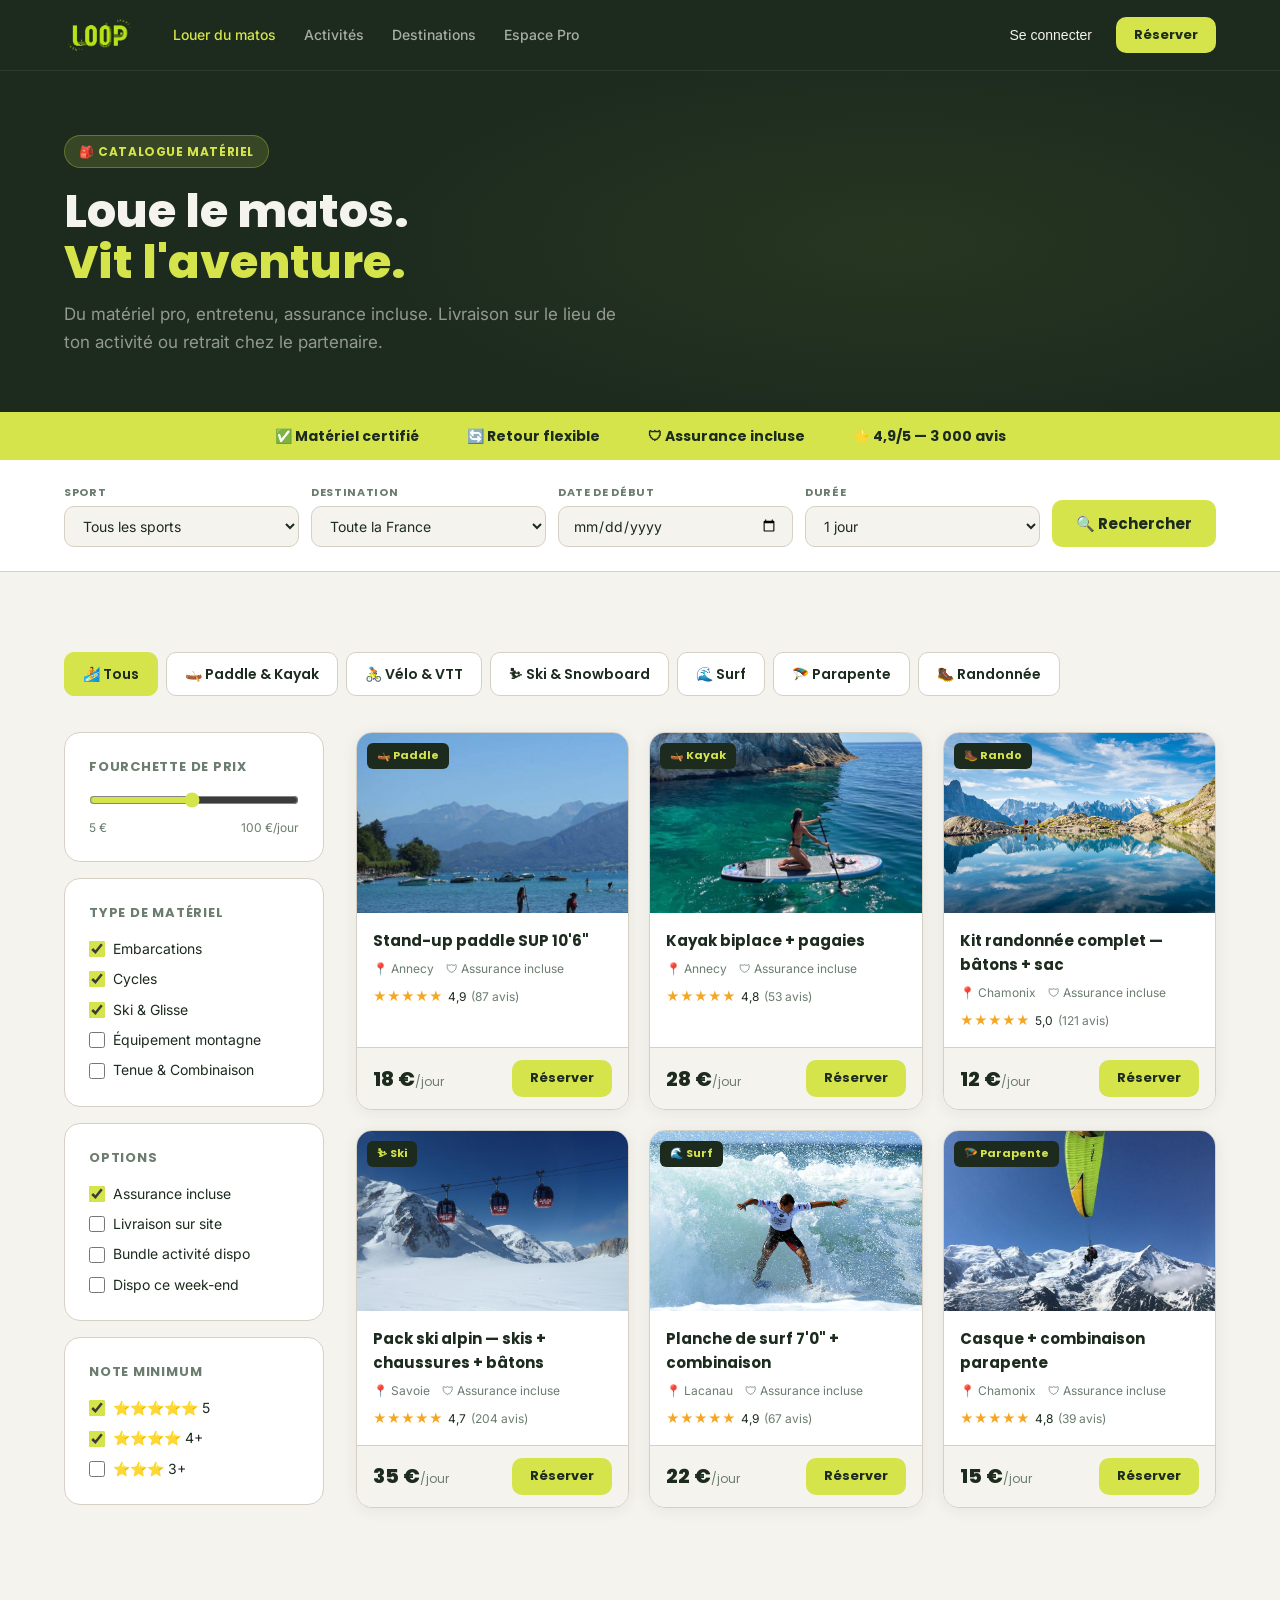
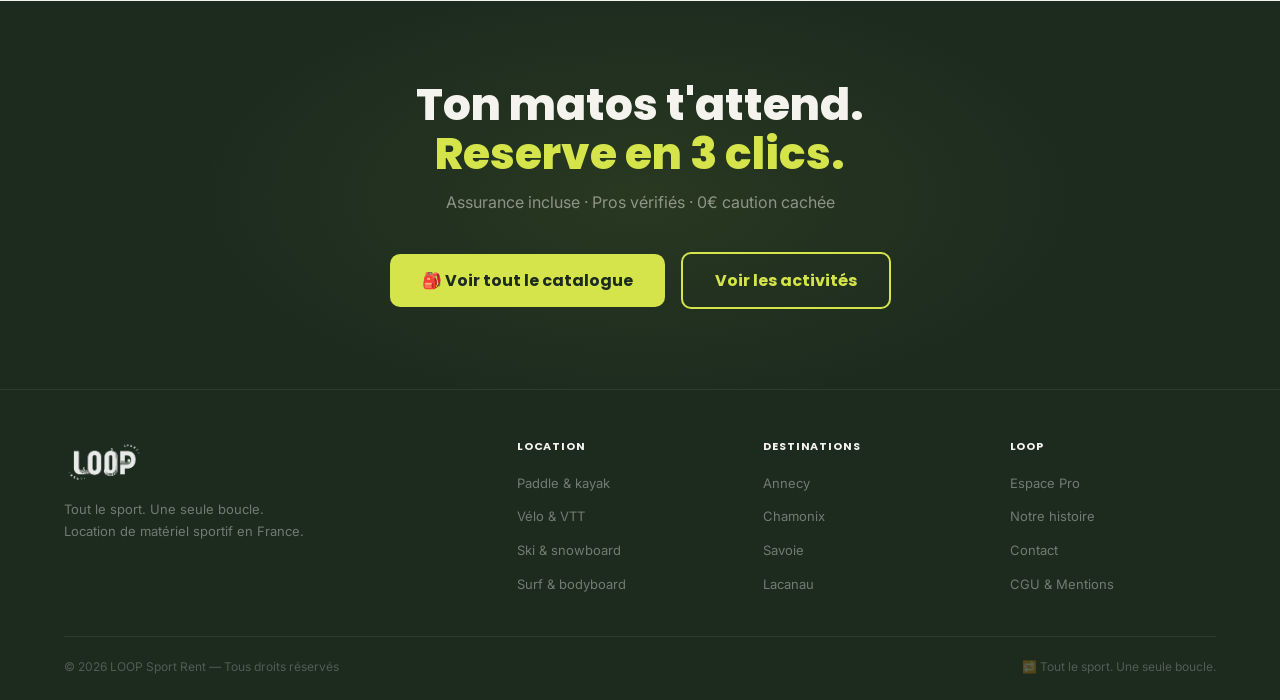
<file: pages/louer-du-matos.html>
<!DOCTYPE html>
<html lang="fr">
<head>
  <meta charset="UTF-8" />
  <meta name="viewport" content="width=device-width, initial-scale=1.0" />
  <title>Louer du matos — LOOP Sport Rent</title>
  <link rel="preconnect" href="https://fonts.googleapis.com" />
  <link rel="preconnect" href="https://fonts.gstatic.com" crossorigin />
  <link href="https://fonts.googleapis.com/css2?family=Poppins:wght@400;600;700;800&family=Inter:wght@400;500&display=swap" rel="stylesheet" />
  <link rel="stylesheet" href="../css/loop.css" />
  <style>
    .page-hero {
      background: var(--bg-dark);
      padding: 64px 0 56px;
      position: relative; overflow: hidden;
    }
    .page-hero::before {
      content: '';
      position: absolute; inset: 0;
      background: radial-gradient(ellipse 60% 80% at 70% 50%, rgba(212,228,74,0.06) 0%, transparent 70%);
    }
    .page-hero__inner { position: relative; z-index: 1; }
    .page-hero__tag {
      display: inline-flex; align-items: center; gap: 6px;
      background: rgba(212,228,74,0.15); color: var(--primary);
      font-size: 12px; font-weight: 700; font-family: var(--font-display);
      padding: 6px 14px; border-radius: 100px;
      border: 1px solid rgba(212,228,74,0.3);
      margin-bottom: 18px; letter-spacing: 0.05em; text-transform: uppercase;
    }
    .page-hero h1 { font-family: var(--font-display); font-weight: 800; font-size: 46px; color: var(--text-on-dark); line-height: 1.1; margin-bottom: 14px; }
    .page-hero h1 em { font-style: normal; color: var(--primary); }
    .page-hero p { font-size: 17px; color: rgba(245,243,238,0.55); max-width: 560px; }

    /* Search bar */
    .search-bar { background: var(--surface); padding: 24px 0; border-bottom: 1px solid var(--border); }
    .search-bar__inner { display: flex; gap: 12px; align-items: center; flex-wrap: wrap; }
    .search-field {
      flex: 1; min-width: 180px;
      display: flex; flex-direction: column; gap: 4px;
    }
    .search-field label { font-size: 11px; font-weight: 700; font-family: var(--font-display); text-transform: uppercase; letter-spacing: 0.06em; color: var(--text-muted); }
    .search-field select,
    .search-field input {
      border: 1.5px solid var(--border); border-radius: var(--radius-md);
      padding: 10px 14px; font-size: 14px; font-family: var(--font-body);
      color: var(--text); background: var(--bg); outline: none; cursor: pointer;
      transition: border-color 0.2s;
    }
    .search-field select:focus,
    .search-field input:focus { border-color: var(--primary); }
    .search-btn { align-self: flex-end; }

    /* Filters */
    .filters { display: flex; gap: 10px; flex-wrap: wrap; margin-bottom: 32px; }
    .filter-chip {
      padding: 8px 16px; border-radius: 100px;
      border: 1.5px solid var(--border); background: var(--surface);
      font-size: 13px; font-weight: 500; cursor: pointer;
      transition: all 0.2s; color: var(--text);
    }
    .filter-chip:hover,
    .filter-chip.active { background: var(--primary); border-color: var(--primary); color: var(--text); }

    /* Catalog grid */
    .catalog-layout { display: grid; grid-template-columns: 260px 1fr; gap: 32px; }
    .sidebar { position: sticky; top: 86px; height: fit-content; }
    .sidebar-card { background: var(--surface); border: 1px solid var(--border); border-radius: var(--radius-lg); padding: 24px; margin-bottom: 16px; }
    .sidebar-card h4 { font-family: var(--font-display); font-weight: 700; font-size: 13px; text-transform: uppercase; letter-spacing: 0.06em; margin-bottom: 14px; color: var(--text-muted); }
    .filter-list { display: flex; flex-direction: column; gap: 8px; }
    .filter-item { display: flex; align-items: center; gap: 8px; font-size: 14px; cursor: pointer; }
    .filter-item input[type="checkbox"] { accent-color: var(--primary); width: 16px; height: 16px; cursor: pointer; }
    .price-range { display: flex; flex-direction: column; gap: 10px; }
    .price-range input[type="range"] { accent-color: var(--primary); width: 100%; }
    .price-range .range-labels { display: flex; justify-content: space-between; font-size: 12px; color: var(--text-muted); }

    .catalog-grid { display: grid; grid-template-columns: repeat(3, 1fr); gap: 20px; }

    .mato-card { background: var(--surface); border-radius: var(--radius-lg); box-shadow: var(--shadow-card); border: 1px solid var(--border); overflow: hidden; display: flex; flex-direction: column; transition: box-shadow 0.2s, transform 0.2s; }
    .mato-card:hover { box-shadow: var(--shadow-hover); transform: translateY(-4px); }
    .mato-card__img { height: 180px; overflow: hidden; position: relative; background: #0f1e2f; }
    .mato-card__img img { width: 100%; height: 100%; object-fit: cover; transition: transform 0.4s; display: block; }
    .mato-card:hover .mato-card__img img { transform: scale(1.05); }
    .mato-card__sport { position: absolute; top: 10px; left: 10px; background: var(--bg-dark); color: var(--primary); font-size: 11px; font-weight: 700; font-family: var(--font-display); padding: 4px 10px; border-radius: var(--radius-sm); }
    .mato-card__body { padding: 16px; flex: 1; }
    .mato-card__title { font-family: var(--font-display); font-weight: 700; font-size: 15px; margin-bottom: 6px; }
    .mato-card__meta { display: flex; gap: 12px; font-size: 12px; color: var(--text-muted); margin-bottom: 8px; }
    .mato-card__rating { display: flex; align-items: center; gap: 5px; font-size: 12px; }
    .mato-card__footer { display: flex; align-items: center; justify-content: space-between; padding: 12px 16px; border-top: 1px solid var(--border); background: var(--bg); }
    .day-price { font-family: var(--font-display); font-weight: 800; font-size: 20px; }
    .day-price small { font-size: 12px; font-weight: 400; color: var(--text-muted); }

    /* Section nav */
    .sport-nav { display: flex; gap: 8px; margin-bottom: 32px; overflow-x: auto; padding-bottom: 4px; }
    .sport-tab {
      display: flex; align-items: center; gap: 8px;
      padding: 10px 18px; border-radius: var(--radius-md);
      background: var(--surface); border: 1.5px solid var(--border);
      font-size: 14px; font-weight: 600; font-family: var(--font-display);
      cursor: pointer; white-space: nowrap; transition: all 0.2s; color: var(--text);
    }
    .sport-tab:hover,
    .sport-tab.active { background: var(--primary); border-color: var(--primary); }

    @media (max-width: 960px) {
      .catalog-layout { grid-template-columns: 1fr; }
      .sidebar { position: static; }
      .catalog-grid { grid-template-columns: 1fr; }
      .page-hero h1 { font-size: 32px; }
    }
  </style>
</head>
<body>

<!-- ═══════════════ HEADER ═══════════════ -->
<header class="header">
  <div class="container header__inner">
    <a href="index.html" class="logo">
      <img src="../img/loop-Logo.png" alt="LOOP Sport Rent" class="logo__img" />
    </a>
    <nav class="nav">
      <a href="louer-du-matos.html" style="color:var(--primary)">Louer du matos</a>
      <a href="activites.html">Activités</a>
      <a href="destinations.html">Destinations</a>
      <a href="espace-pro.html">Espace Pro</a>
    </nav>
    <div class="header__actions">
      <button class="btn-link">Se connecter</button>
      <a href="reservation.html" class="btn btn-primary btn-sm">Réserver</a>
    </div>
    <button class="burger" id="burger" aria-label="Menu" onclick="toggleMenu()">
      <span></span><span></span><span></span>
    </button>
  </div>
</header>

<nav class="mobile-nav" id="mobileNav">
  <div class="mobile-nav__links">
    <a href="louer-du-matos.html" class="active"><span class="nav-icon">🎒</span> Louer du matos <span class="nav-arrow">›</span></a>
    <a href="activites.html"><span class="nav-icon">🏃</span> Activités <span class="nav-arrow">›</span></a>
    <a href="destinations.html"><span class="nav-icon">📍</span> Destinations <span class="nav-arrow">›</span></a>
    <a href="espace-pro.html"><span class="nav-icon">🤝</span> Espace Pro <span class="nav-arrow">›</span></a>
  </div>
  <div class="mobile-nav__actions">
    <a href="reservation.html" class="btn btn-primary">🔥 Réserver maintenant</a>
    <button class="mobile-nav__btn-link">Se connecter</button>
  </div>
  <div class="mobile-nav__footer">
    <a href="#">CGU</a><a href="#">Contact</a><a href="#">Notre histoire</a><a href="#">© 2026 LOOP</a>
  </div>
</nav>
<script>
  function toggleMenu() {
    document.getElementById('burger').classList.toggle('open');
    document.getElementById('mobileNav').classList.toggle('open');
    document.body.classList.toggle('nav-open');
  }
  document.querySelectorAll('.mobile-nav a').forEach(l => l.addEventListener('click', () => {
    document.getElementById('burger').classList.remove('open');
    document.getElementById('mobileNav').classList.remove('open');
    document.body.classList.remove('nav-open');
  }));
</script>

<!-- ═══════════════ PAGE HERO ═══════════════ -->
<section class="page-hero">
  <div class="container page-hero__inner">
    <div class="page-hero__tag">🎒 Catalogue matériel</div>
    <h1>Loue le matos.<br><em>Vit l'aventure.</em></h1>
    <p>Du matériel pro, entretenu, assurance incluse. Livraison sur le lieu de ton activité ou retrait chez le partenaire.</p>
  </div>
</section>

<!-- ═══════════════ TRUST STRIP ═══════════════ -->
<div class="trust-strip">
  <div class="container trust-strip__inner">
    <div class="trust-item">✅ Matériel certifié</div>
    <div class="trust-item">🔄 Retour flexible</div>
    <div class="trust-item">🛡 Assurance incluse</div>
    <div class="trust-item">⭐ 4,9/5 — 3 000 avis</div>
  </div>
</div>

<!-- ═══════════════ SEARCH BAR ═══════════════ -->
<div class="search-bar">
  <div class="container search-bar__inner">
    <div class="search-field">
      <label>Sport</label>
      <select>
        <option>Tous les sports</option>
        <option>Paddle & Kayak</option>
        <option>Vélo & VTT</option>
        <option>Ski & Snowboard</option>
        <option>Surf & Bodyboard</option>
        <option>Parapente</option>
        <option>Trail & Randonnée</option>
      </select>
    </div>
    <div class="search-field">
      <label>Destination</label>
      <select>
        <option>Toute la France</option>
        <option>Annecy</option>
        <option>Chamonix</option>
        <option>Savoie</option>
        <option>Lacanau</option>
      </select>
    </div>
    <div class="search-field">
      <label>Date de début</label>
      <input type="date" />
    </div>
    <div class="search-field">
      <label>Durée</label>
      <select>
        <option>1 jour</option>
        <option>2 jours</option>
        <option>3 jours</option>
        <option>1 semaine</option>
      </select>
    </div>
    <div class="search-btn">
      <button class="btn btn-primary btn-md">🔍 Rechercher</button>
    </div>
  </div>
</div>

<!-- ═══════════════ CATALOG ═══════════════ -->
<section class="section">
  <div class="container">

    <!-- Sport tabs -->
    <div class="sport-nav">
      <div class="sport-tab active">🏄 Tous</div>
      <div class="sport-tab">🛶 Paddle & Kayak</div>
      <div class="sport-tab">🚴 Vélo & VTT</div>
      <div class="sport-tab">⛷ Ski & Snowboard</div>
      <div class="sport-tab">🌊 Surf</div>
      <div class="sport-tab">🪂 Parapente</div>
      <div class="sport-tab">🥾 Randonnée</div>
    </div>

    <div class="catalog-layout">
      <!-- Sidebar filters -->
      <aside class="sidebar">
        <div class="sidebar-card">
          <h4>Fourchette de prix</h4>
          <div class="price-range">
            <input type="range" min="5" max="200" value="100" />
            <div class="range-labels"><span>5 €</span><span>100 €/jour</span></div>
          </div>
        </div>
        <div class="sidebar-card">
          <h4>Type de matériel</h4>
          <div class="filter-list">
            <label class="filter-item"><input type="checkbox" checked /> Embarcations</label>
            <label class="filter-item"><input type="checkbox" checked /> Cycles</label>
            <label class="filter-item"><input type="checkbox" checked /> Ski & Glisse</label>
            <label class="filter-item"><input type="checkbox" /> Équipement montagne</label>
            <label class="filter-item"><input type="checkbox" /> Tenue & Combinaison</label>
          </div>
        </div>
        <div class="sidebar-card">
          <h4>Options</h4>
          <div class="filter-list">
            <label class="filter-item"><input type="checkbox" checked /> Assurance incluse</label>
            <label class="filter-item"><input type="checkbox" /> Livraison sur site</label>
            <label class="filter-item"><input type="checkbox" /> Bundle activité dispo</label>
            <label class="filter-item"><input type="checkbox" /> Dispo ce week-end</label>
          </div>
        </div>
        <div class="sidebar-card">
          <h4>Note minimum</h4>
          <div class="filter-list">
            <label class="filter-item"><input type="checkbox" checked /> ⭐⭐⭐⭐⭐ 5</label>
            <label class="filter-item"><input type="checkbox" checked /> ⭐⭐⭐⭐ 4+</label>
            <label class="filter-item"><input type="checkbox" /> ⭐⭐⭐ 3+</label>
          </div>
        </div>
      </aside>

      <!-- Grid -->
      <div>
        <div class="catalog-grid">

          <div class="mato-card">
            <div class="mato-card__img">
              <img src="../img/paddle-annecy.png" alt="Paddle SUP" />
              <div class="mato-card__sport">🛶 Paddle</div>
            </div>
            <div class="mato-card__body">
              <div class="mato-card__title">Stand-up paddle SUP 10'6"</div>
              <div class="mato-card__meta">
                <span>📍 Annecy</span>
                <span>🛡 Assurance incluse</span>
              </div>
              <div class="mato-card__rating"><span class="stars">★★★★★</span> 4,9 <span class="muted">(87 avis)</span></div>
            </div>
            <div class="mato-card__footer">
              <div class="day-price">18 €<small>/jour</small></div>
              <a href="reservation.html" class="btn btn-primary btn-sm">Réserver</a>
            </div>
          </div>

          <div class="mato-card">
            <div class="mato-card__img">
              <img src="../img/paddle.png" alt="Kayak biplace" />
              <div class="mato-card__sport">🛶 Kayak</div>
            </div>
            <div class="mato-card__body">
              <div class="mato-card__title">Kayak biplace + pagaies</div>
              <div class="mato-card__meta">
                <span>📍 Annecy</span>
                <span>🛡 Assurance incluse</span>
              </div>
              <div class="mato-card__rating"><span class="stars">★★★★★</span> 4,8 <span class="muted">(53 avis)</span></div>
            </div>
            <div class="mato-card__footer">
              <div class="day-price">28 €<small>/jour</small></div>
              <a href="reservation.html" class="btn btn-primary btn-sm">Réserver</a>
            </div>
          </div>

          <div class="mato-card">
            <div class="mato-card__img">
              <img src="../img/rando-montagne.png" alt="Kit randonnée" />
              <div class="mato-card__sport">🥾 Rando</div>
            </div>
            <div class="mato-card__body">
              <div class="mato-card__title">Kit randonnée complet — bâtons + sac</div>
              <div class="mato-card__meta">
                <span>📍 Chamonix</span>
                <span>🛡 Assurance incluse</span>
              </div>
              <div class="mato-card__rating"><span class="stars">★★★★★</span> 5,0 <span class="muted">(121 avis)</span></div>
            </div>
            <div class="mato-card__footer">
              <div class="day-price">12 €<small>/jour</small></div>
              <a href="reservation.html" class="btn btn-primary btn-sm">Réserver</a>
            </div>
          </div>

          <div class="mato-card">
            <div class="mato-card__img">
              <img src="../img/dest-chamonix.jpg" alt="Ski alpin" />
              <div class="mato-card__sport">⛷ Ski</div>
            </div>
            <div class="mato-card__body">
              <div class="mato-card__title">Pack ski alpin — skis + chaussures + bâtons</div>
              <div class="mato-card__meta">
                <span>📍 Savoie</span>
                <span>🛡 Assurance incluse</span>
              </div>
              <div class="mato-card__rating"><span class="stars">★★★★★</span> 4,7 <span class="muted">(204 avis)</span></div>
            </div>
            <div class="mato-card__footer">
              <div class="day-price">35 €<small>/jour</small></div>
              <a href="reservation.html" class="btn btn-primary btn-sm">Réserver</a>
            </div>
          </div>

          <div class="mato-card">
            <div class="mato-card__img">
              <img src="../img/dest-lacanau.jpg" alt="Planche de surf" />
              <div class="mato-card__sport">🌊 Surf</div>
            </div>
            <div class="mato-card__body">
              <div class="mato-card__title">Planche de surf 7'0" + combinaison</div>
              <div class="mato-card__meta">
                <span>📍 Lacanau</span>
                <span>🛡 Assurance incluse</span>
              </div>
              <div class="mato-card__rating"><span class="stars">★★★★★</span> 4,9 <span class="muted">(67 avis)</span></div>
            </div>
            <div class="mato-card__footer">
              <div class="day-price">22 €<small>/jour</small></div>
              <a href="reservation.html" class="btn btn-primary btn-sm">Réserver</a>
            </div>
          </div>

          <div class="mato-card">
            <div class="mato-card__img">
              <img src="../img/parapente-chamonix.png" alt="Casque parapente" />
              <div class="mato-card__sport">🪂 Parapente</div>
            </div>
            <div class="mato-card__body">
              <div class="mato-card__title">Casque + combinaison parapente</div>
              <div class="mato-card__meta">
                <span>📍 Chamonix</span>
                <span>🛡 Assurance incluse</span>
              </div>
              <div class="mato-card__rating"><span class="stars">★★★★★</span> 4,8 <span class="muted">(39 avis)</span></div>
            </div>
            <div class="mato-card__footer">
              <div class="day-price">15 €<small>/jour</small></div>
              <a href="reservation.html" class="btn btn-primary btn-sm">Réserver</a>
            </div>
          </div>

        </div>
      </div>
    </div>
  </div>
</section>

<!-- ═══════════════ CTA ═══════════════ -->
<section class="cta-final">
  <div class="container">
    <h2 class="cta-final__title">Ton matos t'attend.<br><em>Reserve en 3 clics.</em></h2>
    <p class="cta-final__sub">Assurance incluse · Pros vérifiés · 0€ caution cachée</p>
    <div class="cta-final__actions">
      <a href="#" class="btn btn-primary btn-lg">🎒 Voir tout le catalogue</a>
      <a href="activites.html" class="btn btn-secondary btn-lg">Voir les activités</a>
    </div>
  </div>
</section>

<!-- ═══════════════ FOOTER ═══════════════ -->
<footer class="footer">
  <div class="container">
    <div class="footer__inner">
      <div class="footer__brand">
        <img src="../img/loop-Logo.png" alt="LOOP" class="footer__logo" />
        <p>Tout le sport. Une seule boucle.<br>Location de matériel sportif en France.</p>
      </div>
      <div class="footer__col">
        <h5>Location</h5>
        <ul>
          <li><a href="#">Paddle & kayak</a></li>
          <li><a href="#">Vélo & VTT</a></li>
          <li><a href="#">Ski & snowboard</a></li>
          <li><a href="#">Surf & bodyboard</a></li>
        </ul>
      </div>
      <div class="footer__col">
        <h5>Destinations</h5>
        <ul>
          <li><a href="#">Annecy</a></li>
          <li><a href="#">Chamonix</a></li>
          <li><a href="#">Savoie</a></li>
          <li><a href="#">Lacanau</a></li>
        </ul>
      </div>
      <div class="footer__col">
        <h5>LOOP</h5>
        <ul>
          <li><a href="espace-pro.html">Espace Pro</a></li>
          <li><a href="#">Notre histoire</a></li>
          <li><a href="#">Contact</a></li>
          <li><a href="#">CGU & Mentions</a></li>
        </ul>
      </div>
    </div>
    <div class="footer__bottom">
      <span>© 2026 LOOP Sport Rent — Tous droits réservés</span>
      <span>🔁 Tout le sport. Une seule boucle.</span>
    </div>
  </div>
</footer>

</body>
</html>
</file>
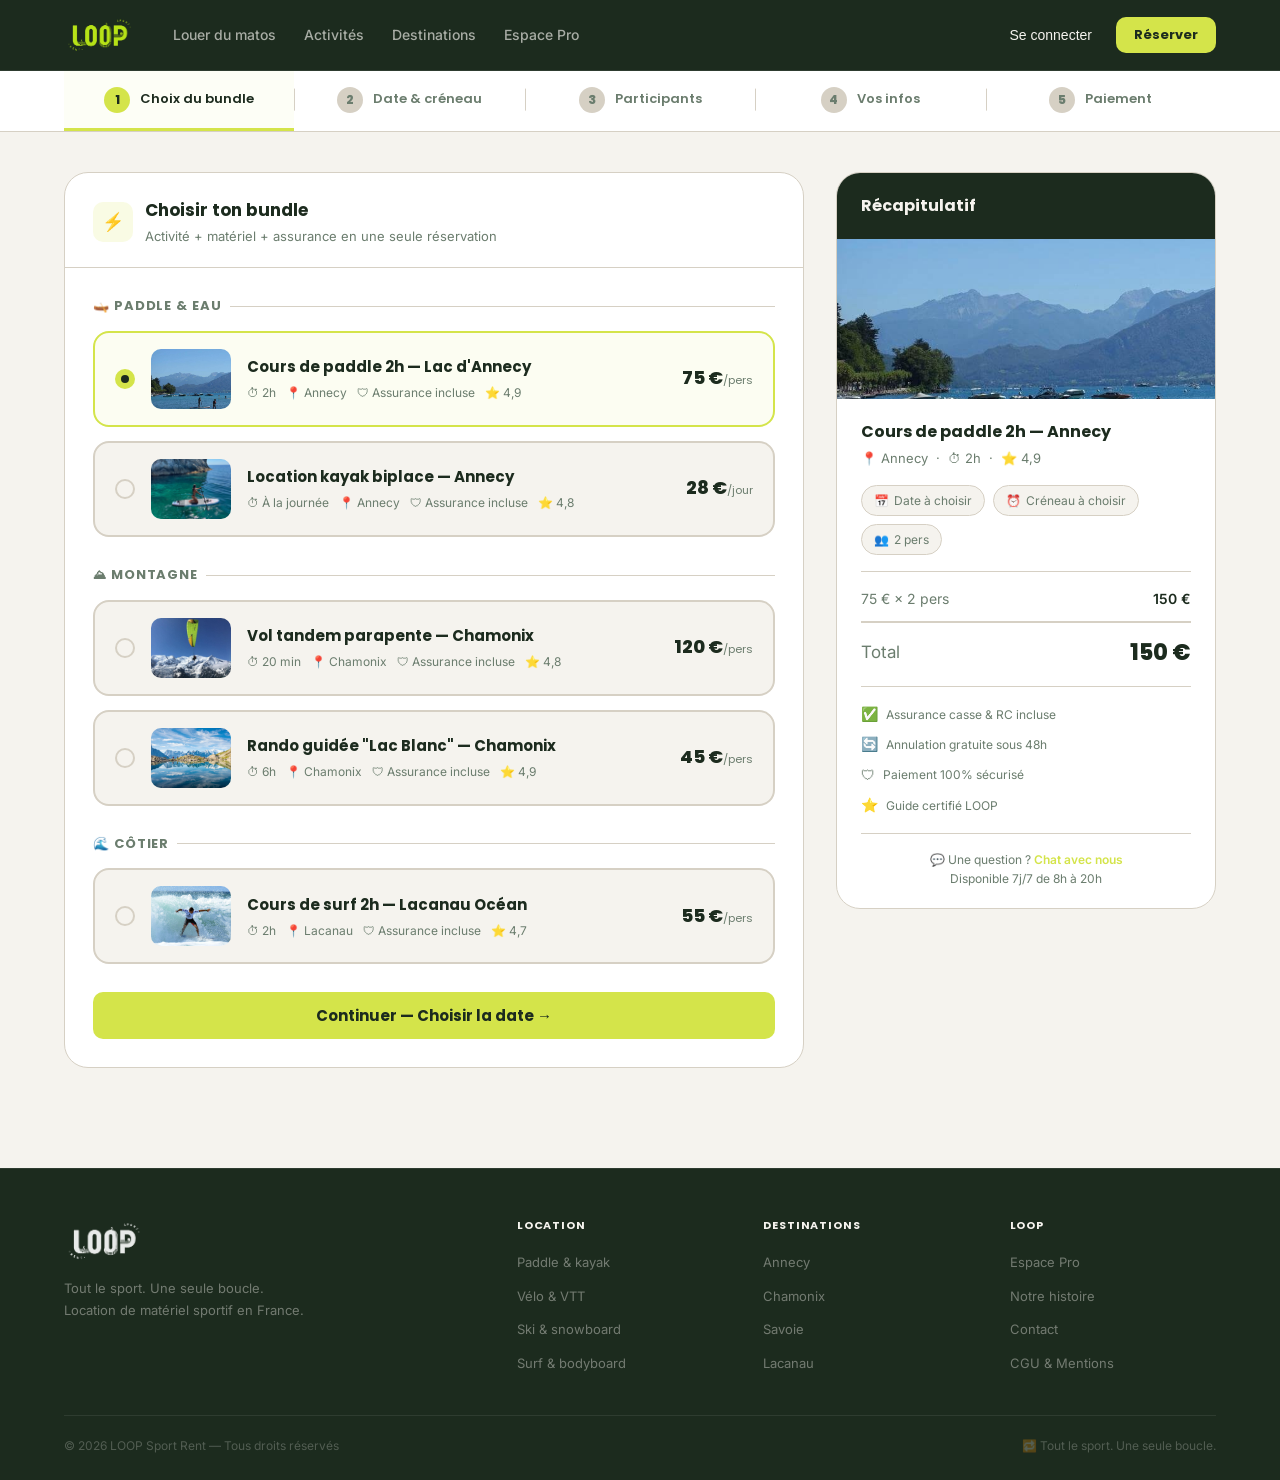
<file: pages/reservation.html>
<!DOCTYPE html>
<html lang="fr">
<head>
  <meta charset="UTF-8" />
  <meta name="viewport" content="width=device-width, initial-scale=1.0" />
  <title>Réservation — LOOP Sport Rent</title>
  <link rel="preconnect" href="https://fonts.googleapis.com" />
  <link rel="preconnect" href="https://fonts.gstatic.com" crossorigin />
  <link href="https://fonts.googleapis.com/css2?family=Poppins:wght@400;600;700;800&family=Inter:wght@400;500&display=swap" rel="stylesheet" />
  <link rel="stylesheet" href="../css/loop.css" />
  <style>

    /* ── Page layout ── */
    .resa-page {
      background: var(--bg);
      min-height: 100vh;
      padding: 40px 0 80px;
    }

    /* ── Progress bar ── */
    .progress-bar {
      background: var(--surface);
      border-bottom: 1px solid var(--border);
      padding: 0;
      position: sticky; top: 70px; z-index: 50;
    }
    .progress-bar__inner {
      display: flex;
      align-items: stretch;
      height: 60px;
    }
    .progress-step {
      flex: 1;
      display: flex;
      align-items: center;
      justify-content: center;
      gap: 10px;
      font-size: 13px;
      font-weight: 600;
      font-family: var(--font-display);
      color: var(--text-muted);
      border-bottom: 3px solid transparent;
      cursor: pointer;
      transition: all 0.2s;
      position: relative;
    }
    .progress-step + .progress-step::before {
      content: '';
      position: absolute; left: 0; top: 50%; transform: translateY(-50%);
      height: 40%; width: 1px; background: var(--border);
    }
    .progress-step.done {
      color: var(--text);
      border-bottom-color: var(--primary);
    }
    .progress-step.active {
      color: var(--text);
      border-bottom-color: var(--primary);
      background: rgba(212,228,74,0.05);
    }
    .progress-step__num {
      width: 26px; height: 26px; border-radius: 50%;
      background: var(--border); color: var(--text-muted);
      display: flex; align-items: center; justify-content: center;
      font-size: 12px; font-weight: 800; flex-shrink: 0;
      transition: all 0.2s;
    }
    .progress-step.done .progress-step__num,
    .progress-step.active .progress-step__num {
      background: var(--primary); color: var(--text);
    }
    .progress-step.done .progress-step__num::after { content: '✓'; }

    /* ── Main layout ── */
    .resa-layout {
      display: grid;
      grid-template-columns: 1fr 380px;
      gap: 32px;
      align-items: start;
    }

    /* ── Cards ── */
    .resa-card {
      background: var(--surface);
      border: 1px solid var(--border);
      border-radius: var(--radius-xl);
      overflow: hidden;
      margin-bottom: 20px;
    }
    .resa-card__head {
      padding: 24px 28px 20px;
      border-bottom: 1px solid var(--border);
      display: flex; align-items: center; gap: 12px;
    }
    .resa-card__icon {
      width: 40px; height: 40px; border-radius: var(--radius-md);
      background: rgba(212,228,74,0.15);
      display: flex; align-items: center; justify-content: center;
      font-size: 18px; flex-shrink: 0;
    }
    .resa-card__title {
      font-family: var(--font-display);
      font-weight: 700; font-size: 17px;
    }
    .resa-card__subtitle { font-size: 13px; color: var(--text-muted); margin-top: 2px; }
    .resa-card__body { padding: 28px; }

    /* ── Steps ── */
    .step-panel { display: none; }
    .step-panel.active { display: block; }

    /* ── Bundle selector ── */
    .bundle-selector { display: flex; flex-direction: column; gap: 14px; }
    .bundle-option {
      display: flex; align-items: center; gap: 16px;
      padding: 16px 20px;
      border: 2px solid var(--border);
      border-radius: var(--radius-lg);
      cursor: pointer;
      transition: all 0.2s;
      background: var(--bg);
    }
    .bundle-option:hover { border-color: var(--primary); background: rgba(212,228,74,0.04); }
    .bundle-option.selected { border-color: var(--primary); background: rgba(212,228,74,0.07); }
    .bundle-option__img {
      width: 80px; height: 60px; border-radius: var(--radius-md);
      overflow: hidden; flex-shrink: 0;
    }
    .bundle-option__img img { width: 100%; height: 100%; object-fit: cover; display: block; }
    .bundle-option__info { flex: 1; }
    .bundle-option__name { font-family: var(--font-display); font-weight: 700; font-size: 15px; margin-bottom: 4px; }
    .bundle-option__meta { font-size: 12px; color: var(--text-muted); display: flex; gap: 10px; flex-wrap: wrap; }
    .bundle-option__price {
      font-family: var(--font-display); font-weight: 800; font-size: 18px;
      white-space: nowrap; flex-shrink: 0;
    }
    .bundle-option__price small { font-size: 11px; font-weight: 400; color: var(--text-muted); }
    .bundle-option__radio {
      width: 20px; height: 20px; border-radius: 50%;
      border: 2px solid var(--border); flex-shrink: 0;
      display: flex; align-items: center; justify-content: center;
      transition: all 0.2s;
    }
    .bundle-option.selected .bundle-option__radio {
      border-color: var(--primary); background: var(--primary);
    }
    .bundle-option.selected .bundle-option__radio::after {
      content: ''; width: 8px; height: 8px; border-radius: 50%;
      background: var(--text);
    }

    /* ── Date & slot picker ── */
    .calendar-grid {
      display: grid; grid-template-columns: repeat(7, 1fr); gap: 6px;
      margin-bottom: 24px;
    }
    .cal-header { text-align: center; font-size: 11px; font-weight: 700; font-family: var(--font-display); color: var(--text-muted); padding: 6px 0; text-transform: uppercase; letter-spacing: 0.06em; }
    .cal-day {
      aspect-ratio: 1;
      display: flex; align-items: center; justify-content: center;
      font-size: 13px; font-weight: 500; border-radius: var(--radius-md);
      cursor: pointer; transition: all 0.15s; position: relative;
    }
    .cal-day:hover:not(.disabled):not(.empty) { background: rgba(212,228,74,0.2); }
    .cal-day.selected { background: var(--primary); font-weight: 700; color: var(--text); }
    .cal-day.today { border: 1.5px solid var(--primary); }
    .cal-day.disabled { color: var(--border); cursor: not-allowed; }
    .cal-day.empty { cursor: default; }
    .cal-day.has-slot::after {
      content: '';
      position: absolute; bottom: 4px; left: 50%; transform: translateX(-50%);
      width: 4px; height: 4px; border-radius: 50%;
      background: var(--primary);
    }
    .cal-day.selected::after { background: var(--text); }

    .cal-nav {
      display: flex; align-items: center; justify-content: space-between;
      margin-bottom: 16px;
    }
    .cal-nav__btn {
      width: 32px; height: 32px; border-radius: var(--radius-md);
      border: 1.5px solid var(--border); background: var(--surface);
      cursor: pointer; font-size: 14px; display: flex; align-items: center; justify-content: center;
      transition: all 0.2s;
    }
    .cal-nav__btn:hover { border-color: var(--primary); background: rgba(212,228,74,0.1); }
    .cal-nav__month { font-family: var(--font-display); font-weight: 700; font-size: 15px; }

    .slots-grid { display: grid; grid-template-columns: repeat(3, 1fr); gap: 10px; }
    .slot-btn {
      padding: 10px; border-radius: var(--radius-md);
      border: 1.5px solid var(--border); background: var(--bg);
      text-align: center; cursor: pointer; transition: all 0.2s;
    }
    .slot-btn:hover:not(.full) { border-color: var(--primary); background: rgba(212,228,74,0.06); }
    .slot-btn.selected { border-color: var(--primary); background: rgba(212,228,74,0.12); }
    .slot-btn.full { opacity: 0.4; cursor: not-allowed; text-decoration: line-through; }
    .slot-btn__time { font-family: var(--font-display); font-weight: 700; font-size: 14px; }
    .slot-btn__spots { font-size: 11px; color: var(--text-muted); margin-top: 2px; }
    .slot-btn.selected .slot-btn__spots { color: var(--text); }

    .duration-selector { display: flex; gap: 10px; flex-wrap: wrap; }
    .duration-btn {
      padding: 10px 20px; border-radius: var(--radius-md);
      border: 1.5px solid var(--border); background: var(--bg);
      font-family: var(--font-display); font-weight: 600; font-size: 14px;
      cursor: pointer; transition: all 0.2s;
    }
    .duration-btn:hover { border-color: var(--primary); }
    .duration-btn.selected { border-color: var(--primary); background: rgba(212,228,74,0.12); }

    /* ── Participants ── */
    .participants-section { display: flex; flex-direction: column; gap: 16px; }
    .participant-row {
      display: flex; align-items: center; justify-content: space-between;
      padding: 16px 20px; background: var(--bg); border-radius: var(--radius-lg);
      border: 1px solid var(--border);
    }
    .participant-row__info h4 { font-family: var(--font-display); font-weight: 700; font-size: 15px; }
    .participant-row__info p { font-size: 12px; color: var(--text-muted); }
    .counter {
      display: flex; align-items: center; gap: 12px;
    }
    .counter__btn {
      width: 34px; height: 34px; border-radius: 50%;
      border: 1.5px solid var(--border); background: var(--surface);
      font-size: 18px; font-weight: 700; cursor: pointer;
      display: flex; align-items: center; justify-content: center;
      transition: all 0.2s; line-height: 1;
    }
    .counter__btn:hover { border-color: var(--primary); background: rgba(212,228,74,0.1); }
    .counter__val { font-family: var(--font-display); font-weight: 800; font-size: 20px; min-width: 28px; text-align: center; }

    /* Options extras */
    .extras-grid { display: grid; grid-template-columns: repeat(2, 1fr); gap: 12px; }
    .extra-option {
      display: flex; align-items: flex-start; gap: 12px;
      padding: 16px; border-radius: var(--radius-lg);
      border: 1.5px solid var(--border); background: var(--bg);
      cursor: pointer; transition: all 0.2s;
    }
    .extra-option:hover { border-color: var(--primary); }
    .extra-option.selected { border-color: var(--primary); background: rgba(212,228,74,0.07); }
    .extra-option__check {
      width: 20px; height: 20px; border-radius: var(--radius-sm);
      border: 2px solid var(--border); flex-shrink: 0; margin-top: 1px;
      display: flex; align-items: center; justify-content: center;
      transition: all 0.2s;
    }
    .extra-option.selected .extra-option__check {
      background: var(--primary); border-color: var(--primary);
    }
    .extra-option.selected .extra-option__check::after { content: '✓'; font-size: 12px; font-weight: 700; }
    .extra-option__info h5 { font-family: var(--font-display); font-weight: 700; font-size: 14px; margin-bottom: 3px; }
    .extra-option__info p { font-size: 12px; color: var(--text-muted); line-height: 1.5; }
    .extra-option__price { font-family: var(--font-display); font-weight: 700; font-size: 14px; margin-left: auto; flex-shrink: 0; }

    /* ── Info perso ── */
    .form-grid { display: grid; grid-template-columns: 1fr 1fr; gap: 16px; }
    .form-group { display: flex; flex-direction: column; gap: 6px; }
    .form-group.full { grid-column: 1 / -1; }
    .form-group label { font-size: 12px; font-weight: 700; font-family: var(--font-display); text-transform: uppercase; letter-spacing: 0.06em; color: var(--text-muted); }
    .form-group input,
    .form-group select,
    .form-group textarea {
      border: 1.5px solid var(--border); border-radius: var(--radius-md);
      padding: 12px 16px; font-size: 14px; font-family: var(--font-body);
      color: var(--text); background: var(--bg); outline: none;
      transition: border-color 0.2s;
    }
    .form-group input:focus,
    .form-group select:focus,
    .form-group textarea:focus { border-color: var(--primary); }
    .form-group textarea { resize: vertical; min-height: 80px; }

    .level-grid { display: flex; gap: 10px; flex-wrap: wrap; }
    .level-btn {
      padding: 8px 18px; border-radius: 100px;
      border: 1.5px solid var(--border); background: var(--bg);
      font-size: 13px; font-weight: 600; cursor: pointer; transition: all 0.2s;
    }
    .level-btn:hover { border-color: var(--primary); }
    .level-btn.selected { background: var(--primary); border-color: var(--primary); }

    /* ── Payment ── */
    .payment-methods { display: flex; gap: 10px; margin-bottom: 24px; flex-wrap: wrap; }
    .pay-method {
      flex: 1; min-width: 120px;
      display: flex; align-items: center; justify-content: center; gap: 8px;
      padding: 14px 16px; border: 1.5px solid var(--border);
      border-radius: var(--radius-lg); background: var(--bg);
      cursor: pointer; transition: all 0.2s;
      font-size: 14px; font-weight: 600; font-family: var(--font-display);
    }
    .pay-method:hover { border-color: var(--primary); }
    .pay-method.selected { border-color: var(--primary); background: rgba(212,228,74,0.07); }
    .pay-method__icon { font-size: 20px; }

    .card-form { display: grid; grid-template-columns: 1fr; gap: 14px; }
    .card-row { display: grid; grid-template-columns: 1fr 1fr; gap: 14px; }
    .card-input-wrap { position: relative; }
    .card-input-wrap input {
      border: 1.5px solid var(--border); border-radius: var(--radius-md);
      padding: 12px 16px 12px 48px; font-size: 14px; font-family: var(--font-body);
      color: var(--text); background: var(--bg); outline: none; width: 100%;
      transition: border-color 0.2s;
    }
    .card-input-wrap input:focus { border-color: var(--primary); }
    .card-input-wrap .card-icon {
      position: absolute; left: 14px; top: 50%; transform: translateY(-50%);
      font-size: 16px; color: var(--text-muted);
    }
    .card-input-simple {
      border: 1.5px solid var(--border); border-radius: var(--radius-md);
      padding: 12px 16px; font-size: 14px; font-family: var(--font-body);
      color: var(--text); background: var(--bg); outline: none; width: 100%;
      transition: border-color 0.2s;
    }
    .card-input-simple:focus { border-color: var(--primary); }

    .security-info {
      display: flex; align-items: center; gap: 8px;
      background: rgba(76,175,80,0.08); border: 1px solid rgba(76,175,80,0.2);
      border-radius: var(--radius-md); padding: 12px 16px;
      font-size: 13px; color: #2e7d32; margin-top: 8px;
    }

    /* ── Confirmation ── */
    .confirm-screen {
      text-align: center; padding: 48px 32px;
    }
    .confirm-icon {
      width: 80px; height: 80px; border-radius: 50%;
      background: var(--primary); color: var(--text);
      font-size: 36px; display: flex; align-items: center; justify-content: center;
      margin: 0 auto 24px;
    }
    .confirm-title { font-family: var(--font-display); font-weight: 800; font-size: 28px; margin-bottom: 10px; }
    .confirm-sub { font-size: 16px; color: var(--text-muted); margin-bottom: 32px; }
    .confirm-ref {
      display: inline-block;
      background: var(--bg); border: 1px solid var(--border);
      border-radius: var(--radius-md); padding: 10px 24px;
      font-family: var(--font-display); font-weight: 700; font-size: 18px;
      letter-spacing: 0.08em; margin-bottom: 32px;
    }
    .confirm-details { display: flex; flex-direction: column; gap: 12px; margin-bottom: 32px; text-align: left; }
    .confirm-row {
      display: flex; justify-content: space-between; align-items: center;
      padding: 12px 16px; background: var(--bg); border-radius: var(--radius-md);
      border: 1px solid var(--border); font-size: 14px;
    }
    .confirm-row__label { color: var(--text-muted); }
    .confirm-row__val { font-weight: 600; }

    /* ── Sticky summary ── */
    .summary-card {
      background: var(--surface); border: 1px solid var(--border);
      border-radius: var(--radius-xl); overflow: hidden;
      position: sticky; top: 140px;
    }
    .summary-card__head {
      background: var(--bg-dark); padding: 20px 24px;
    }
    .summary-card__head h3 { font-family: var(--font-display); font-weight: 700; font-size: 16px; color: var(--text-on-dark); }
    .summary-img { width: 100%; height: 160px; object-fit: cover; display: block; }
    .summary-body { padding: 20px 24px; }
    .summary-bundle-name { font-family: var(--font-display); font-weight: 700; font-size: 16px; margin-bottom: 4px; }
    .summary-bundle-meta { font-size: 13px; color: var(--text-muted); margin-bottom: 16px; }
    .summary-divider { height: 1px; background: var(--border); margin: 16px 0; }
    .summary-line {
      display: flex; justify-content: space-between; align-items: center;
      font-size: 14px; margin-bottom: 10px;
    }
    .summary-line__label { color: var(--text-muted); }
    .summary-line__val { font-weight: 600; }
    .summary-line.total {
      font-size: 17px; padding-top: 12px; margin-top: 4px;
      border-top: 2px solid var(--border);
    }
    .summary-line.total .summary-line__val {
      font-family: var(--font-display); font-weight: 800; font-size: 22px;
    }
    .summary-line.saving .summary-line__val { color: #2ecc71; }

    .summary-guarantees { display: flex; flex-direction: column; gap: 8px; margin: 16px 0; }
    .summary-guarantee {
      display: flex; align-items: center; gap: 8px;
      font-size: 12px; color: var(--text-muted);
    }
    .summary-guarantee span:first-child { font-size: 14px; }

    /* ── Nav buttons ── */
    .step-nav { display: flex; gap: 12px; align-items: center; margin-top: 8px; }
    .btn-back {
      background: var(--bg); border: 1.5px solid var(--border);
      color: var(--text); padding: 12px 24px; border-radius: var(--radius-md);
      font-family: var(--font-display); font-weight: 700; font-size: 14px;
      cursor: pointer; transition: all 0.2s;
    }
    .btn-back:hover { border-color: var(--primary); }

    /* ── Section labels ── */
    .sub-section { margin-bottom: 28px; }
    .sub-section:last-child { margin-bottom: 0; }
    .sub-section__label {
      font-family: var(--font-display); font-weight: 700; font-size: 13px;
      text-transform: uppercase; letter-spacing: 0.07em; color: var(--text-muted);
      margin-bottom: 14px; display: flex; align-items: center; gap: 8px;
    }
    .sub-section__label::after { content: ''; flex: 1; height: 1px; background: var(--border); }

    /* ── Tags ── */
    .tag-row { display: flex; gap: 8px; flex-wrap: wrap; margin-top: 10px; }
    .info-tag {
      display: inline-flex; align-items: center; gap: 5px;
      background: var(--bg); border: 1px solid var(--border);
      padding: 5px 12px; border-radius: 100px;
      font-size: 12px; color: var(--text-muted);
    }

    /* ── Responsive ── */
    @media (max-width: 960px) {
      .resa-layout { grid-template-columns: 1fr; }
      .summary-card { position: static; }
      .form-grid { grid-template-columns: 1fr; }
      .extras-grid { grid-template-columns: 1fr; }
      .progress-step span.label { display: none; }
      .card-row { grid-template-columns: 1fr; }
      .slots-grid { grid-template-columns: repeat(2, 1fr); }
    }
  </style>
</head>
<body>

<!-- ═══════════════ HEADER ═══════════════ -->
<header class="header">
  <div class="container header__inner">
    <a href="index.html" class="logo">
      <img src="../img/loop-Logo.png" alt="LOOP Sport Rent" class="logo__img" />
    </a>
    <nav class="nav">
      <a href="louer-du-matos.html">Louer du matos</a>
      <a href="activites.html">Activités</a>
      <a href="destinations.html">Destinations</a>
      <a href="espace-pro.html">Espace Pro</a>
    </nav>
    <div class="header__actions">
      <button class="btn-link">Se connecter</button>
      <a href="reservation.html" class="btn btn-primary btn-sm" style="background:var(--primary)">Réserver</a>
    </div>
    <button class="burger" id="burger" aria-label="Menu" onclick="toggleMenu()">
      <span></span><span></span><span></span>
    </button>
  </div>
</header>

<nav class="mobile-nav" id="mobileNav">
  <div class="mobile-nav__links">
    <a href="louer-du-matos.html"><span class="nav-icon">🎒</span> Louer du matos <span class="nav-arrow">›</span></a>
    <a href="activites.html"><span class="nav-icon">🏃</span> Activités <span class="nav-arrow">›</span></a>
    <a href="destinations.html"><span class="nav-icon">📍</span> Destinations <span class="nav-arrow">›</span></a>
    <a href="espace-pro.html"><span class="nav-icon">🤝</span> Espace Pro <span class="nav-arrow">›</span></a>
  </div>
  <div class="mobile-nav__actions">
    <a href="reservation.html" class="btn btn-primary active">🔥 Réserver maintenant</a>
    <button class="mobile-nav__btn-link">Se connecter</button>
  </div>
  <div class="mobile-nav__footer">
    <a href="#">CGU</a><a href="#">Contact</a><a href="#">Notre histoire</a><a href="#">© 2026 LOOP</a>
  </div>
</nav>
<script>
  function toggleMenu() {
    document.getElementById('burger').classList.toggle('open');
    document.getElementById('mobileNav').classList.toggle('open');
    document.body.classList.toggle('nav-open');
  }
  document.querySelectorAll('.mobile-nav a').forEach(l => l.addEventListener('click', () => {
    document.getElementById('burger').classList.remove('open');
    document.getElementById('mobileNav').classList.remove('open');
    document.body.classList.remove('nav-open');
  }));
</script>

<!-- ═══════════════ PROGRESS BAR ═══════════════ -->
<div class="progress-bar">
  <div class="container progress-bar__inner">
    <div class="progress-step active" id="tab1" onclick="goToStep(1)">
      <div class="progress-step__num" id="num1">1</div>
      <span class="label">Choix du bundle</span>
    </div>
    <div class="progress-step" id="tab2" onclick="goToStep(2)">
      <div class="progress-step__num" id="num2">2</div>
      <span class="label">Date & créneau</span>
    </div>
    <div class="progress-step" id="tab3" onclick="goToStep(3)">
      <div class="progress-step__num" id="num3">3</div>
      <span class="label">Participants</span>
    </div>
    <div class="progress-step" id="tab4" onclick="goToStep(4)">
      <div class="progress-step__num" id="num4">4</div>
      <span class="label">Vos infos</span>
    </div>
    <div class="progress-step" id="tab5" onclick="goToStep(5)">
      <div class="progress-step__num" id="num5">5</div>
      <span class="label">Paiement</span>
    </div>
  </div>
</div>

<!-- ═══════════════ MAIN ═══════════════ -->
<div class="resa-page">
  <div class="container">
    <div class="resa-layout">

      <!-- LEFT COLUMN — Steps -->
      <div>

        <!-- ── STEP 1 : Choix du bundle ── -->
        <div class="step-panel active" id="step1">
          <div class="resa-card">
            <div class="resa-card__head">
              <div class="resa-card__icon">⚡</div>
              <div>
                <div class="resa-card__title">Choisir ton bundle</div>
                <div class="resa-card__subtitle">Activité + matériel + assurance en une seule réservation</div>
              </div>
            </div>
            <div class="resa-card__body">

              <div class="sub-section">
                <div class="sub-section__label">🛶 Paddle & Eau</div>
                <div class="bundle-selector">
                  <div class="bundle-option selected" onclick="selectBundle(this, 'Cours de paddle 2h — Annecy', 75)">
                    <div class="bundle-option__radio"></div>
                    <div class="bundle-option__img"><img src="../img/paddle-annecy.png" alt="Paddle" /></div>
                    <div class="bundle-option__info">
                      <div class="bundle-option__name">Cours de paddle 2h — Lac d'Annecy</div>
                      <div class="bundle-option__meta">
                        <span>⏱ 2h</span><span>📍 Annecy</span><span>🛡 Assurance incluse</span><span>⭐ 4,9</span>
                      </div>
                    </div>
                    <div class="bundle-option__price">75 €<small>/pers</small></div>
                  </div>
                  <div class="bundle-option" onclick="selectBundle(this, 'Kayak biplace — Annecy', 28)">
                    <div class="bundle-option__radio"></div>
                    <div class="bundle-option__img"><img src="../img/paddle.png" alt="Kayak" /></div>
                    <div class="bundle-option__info">
                      <div class="bundle-option__name">Location kayak biplace — Annecy</div>
                      <div class="bundle-option__meta">
                        <span>⏱ À la journée</span><span>📍 Annecy</span><span>🛡 Assurance incluse</span><span>⭐ 4,8</span>
                      </div>
                    </div>
                    <div class="bundle-option__price">28 €<small>/jour</small></div>
                  </div>
                </div>
              </div>

              <div class="sub-section">
                <div class="sub-section__label">⛰ Montagne</div>
                <div class="bundle-selector">
                  <div class="bundle-option" onclick="selectBundle(this, 'Vol tandem parapente — Chamonix', 120)">
                    <div class="bundle-option__radio"></div>
                    <div class="bundle-option__img"><img src="../img/parapente-chamonix.png" alt="Parapente" /></div>
                    <div class="bundle-option__info">
                      <div class="bundle-option__name">Vol tandem parapente — Chamonix</div>
                      <div class="bundle-option__meta">
                        <span>⏱ 20 min</span><span>📍 Chamonix</span><span>🛡 Assurance incluse</span><span>⭐ 4,8</span>
                      </div>
                    </div>
                    <div class="bundle-option__price">120 €<small>/pers</small></div>
                  </div>
                  <div class="bundle-option" onclick="selectBundle(this, 'Rando guidée Lac Blanc — Chamonix', 45)">
                    <div class="bundle-option__radio"></div>
                    <div class="bundle-option__img"><img src="../img/rando-montagne.png" alt="Rando" /></div>
                    <div class="bundle-option__info">
                      <div class="bundle-option__name">Rando guidée "Lac Blanc" — Chamonix</div>
                      <div class="bundle-option__meta">
                        <span>⏱ 6h</span><span>📍 Chamonix</span><span>🛡 Assurance incluse</span><span>⭐ 4,9</span>
                      </div>
                    </div>
                    <div class="bundle-option__price">45 €<small>/pers</small></div>
                  </div>
                </div>
              </div>

              <div class="sub-section">
                <div class="sub-section__label">🌊 Côtier</div>
                <div class="bundle-selector">
                  <div class="bundle-option" onclick="selectBundle(this, 'Cours de surf 2h — Lacanau', 55)">
                    <div class="bundle-option__radio"></div>
                    <div class="bundle-option__img"><img src="../img/dest-lacanau.jpg" alt="Surf" /></div>
                    <div class="bundle-option__info">
                      <div class="bundle-option__name">Cours de surf 2h — Lacanau Océan</div>
                      <div class="bundle-option__meta">
                        <span>⏱ 2h</span><span>📍 Lacanau</span><span>🛡 Assurance incluse</span><span>⭐ 4,7</span>
                      </div>
                    </div>
                    <div class="bundle-option__price">55 €<small>/pers</small></div>
                  </div>
                </div>
              </div>

              <div class="step-nav">
                <button class="btn btn-primary btn-md" onclick="nextStep(1)" style="flex:1; justify-content:center">
                  Continuer — Choisir la date →
                </button>
              </div>
            </div>
          </div>
        </div>

        <!-- ── STEP 2 : Date & créneau ── -->
        <div class="step-panel" id="step2">
          <div class="resa-card">
            <div class="resa-card__head">
              <div class="resa-card__icon">📅</div>
              <div>
                <div class="resa-card__title">Choisir la date</div>
                <div class="resa-card__subtitle">Sélectionne un jour disponible pour ton activité</div>
              </div>
            </div>
            <div class="resa-card__body">
              <div class="sub-section">
                <div class="cal-nav">
                  <button class="cal-nav__btn" onclick="changeMonth(-1)">‹</button>
                  <div class="cal-nav__month" id="calMonth">Juin 2026</div>
                  <button class="cal-nav__btn" onclick="changeMonth(1)">›</button>
                </div>
                <div class="calendar-grid" id="calGrid">
                  <!-- injected by JS -->
                </div>
              </div>

              <div class="sub-section">
                <div class="sub-section__label">⏰ Créneau horaire</div>
                <div class="slots-grid">
                  <div class="slot-btn" onclick="selectSlot(this)">
                    <div class="slot-btn__time">09:00</div>
                    <div class="slot-btn__spots">5 places dispo</div>
                  </div>
                  <div class="slot-btn" onclick="selectSlot(this)">
                    <div class="slot-btn__time">11:00</div>
                    <div class="slot-btn__spots">3 places dispo</div>
                  </div>
                  <div class="slot-btn full">
                    <div class="slot-btn__time">13:00</div>
                    <div class="slot-btn__spots">Complet</div>
                  </div>
                  <div class="slot-btn" onclick="selectSlot(this)">
                    <div class="slot-btn__time">15:00</div>
                    <div class="slot-btn__spots">7 places dispo</div>
                  </div>
                  <div class="slot-btn" onclick="selectSlot(this)">
                    <div class="slot-btn__time">17:00</div>
                    <div class="slot-btn__spots">2 places dispo</div>
                  </div>
                  <div class="slot-btn full">
                    <div class="slot-btn__time">19:00</div>
                    <div class="slot-btn__spots">Complet</div>
                  </div>
                </div>
              </div>

              <div class="sub-section">
                <div class="sub-section__label">📏 Durée</div>
                <div class="duration-selector">
                  <div class="duration-btn selected" onclick="selectDuration(this)">1h</div>
                  <div class="duration-btn" onclick="selectDuration(this)">2h</div>
                  <div class="duration-btn" onclick="selectDuration(this)">Demi-journée</div>
                  <div class="duration-btn" onclick="selectDuration(this)">Journée</div>
                </div>
              </div>

              <div class="step-nav">
                <button class="btn-back" onclick="prevStep(2)">← Retour</button>
                <button class="btn btn-primary btn-md" onclick="nextStep(2)" style="flex:1; justify-content:center">
                  Continuer — Participants →
                </button>
              </div>
            </div>
          </div>
        </div>

        <!-- ── STEP 3 : Participants & options ── -->
        <div class="step-panel" id="step3">
          <div class="resa-card">
            <div class="resa-card__head">
              <div class="resa-card__icon">👥</div>
              <div>
                <div class="resa-card__title">Participants</div>
                <div class="resa-card__subtitle">Combien de personnes participent à l'activité ?</div>
              </div>
            </div>
            <div class="resa-card__body">
              <div class="sub-section">
                <div class="participants-section">
                  <div class="participant-row">
                    <div class="participant-row__info">
                      <h4>Adultes</h4>
                      <p>18 ans et plus</p>
                    </div>
                    <div class="counter">
                      <button class="counter__btn" onclick="changeCount('adults', -1)">−</button>
                      <div class="counter__val" id="adults-count">2</div>
                      <button class="counter__btn" onclick="changeCount('adults', 1)">+</button>
                    </div>
                  </div>
                  <div class="participant-row">
                    <div class="participant-row__info">
                      <h4>Enfants</h4>
                      <p>8 à 17 ans — tarif réduit</p>
                    </div>
                    <div class="counter">
                      <button class="counter__btn" onclick="changeCount('children', -1)">−</button>
                      <div class="counter__val" id="children-count">0</div>
                      <button class="counter__btn" onclick="changeCount('children', 1)">+</button>
                    </div>
                  </div>
                </div>
              </div>

              <div class="sub-section">
                <div class="sub-section__label">✨ Options supplémentaires</div>
                <div class="extras-grid">
                  <div class="extra-option" onclick="toggleExtra(this, 8)">
                    <div class="extra-option__check"></div>
                    <div class="extra-option__info">
                      <h5>📸 Photos souvenir</h5>
                      <p>10 photos HD de ton activité envoyées par email</p>
                    </div>
                    <div class="extra-option__price">+8 €</div>
                  </div>
                  <div class="extra-option" onclick="toggleExtra(this, 15)">
                    <div class="extra-option__check"></div>
                    <div class="extra-option__info">
                      <h5>🎥 Vidéo GoPro</h5>
                      <p>Montage vidéo de 2 min de ta session</p>
                    </div>
                    <div class="extra-option__price">+15 €</div>
                  </div>
                  <div class="extra-option" onclick="toggleExtra(this, 12)">
                    <div class="extra-option__check"></div>
                    <div class="extra-option__info">
                      <h5>🍱 Panier repas</h5>
                      <p>Repas local préparé par nos partenaires</p>
                    </div>
                    <div class="extra-option__price">+12 €</div>
                  </div>
                  <div class="extra-option" onclick="toggleExtra(this, 0)">
                    <div class="extra-option__check"></div>
                    <div class="extra-option__info">
                      <h5>🚐 Navette aller-retour</h5>
                      <p>Depuis le centre-ville — inclus dans ce bundle</p>
                    </div>
                    <div class="extra-option__price">Gratuit</div>
                  </div>
                </div>
              </div>

              <div class="step-nav">
                <button class="btn-back" onclick="prevStep(3)">← Retour</button>
                <button class="btn btn-primary btn-md" onclick="nextStep(3)" style="flex:1; justify-content:center">
                  Continuer — Vos informations →
                </button>
              </div>
            </div>
          </div>
        </div>

        <!-- ── STEP 4 : Infos personnelles ── -->
        <div class="step-panel" id="step4">
          <div class="resa-card">
            <div class="resa-card__head">
              <div class="resa-card__icon">👤</div>
              <div>
                <div class="resa-card__title">Vos informations</div>
                <div class="resa-card__subtitle">Nécessaires pour confirmer votre réservation</div>
              </div>
            </div>
            <div class="resa-card__body">
              <div class="sub-section">
                <div class="sub-section__label">🪪 Coordonnées</div>
                <div class="form-grid">
                  <div class="form-group">
                    <label>Prénom</label>
                    <input type="text" placeholder="Marie" />
                  </div>
                  <div class="form-group">
                    <label>Nom</label>
                    <input type="text" placeholder="Dupont" />
                  </div>
                  <div class="form-group">
                    <label>Email</label>
                    <input type="email" placeholder="marie@example.fr" />
                  </div>
                  <div class="form-group">
                    <label>Téléphone</label>
                    <input type="tel" placeholder="+33 6 12 34 56 78" />
                  </div>
                </div>
              </div>

              <div class="sub-section">
                <div class="sub-section__label">🏋 Niveau sportif</div>
                <div class="level-grid">
                  <div class="level-btn" onclick="selectLevel(this)">🌱 Débutant</div>
                  <div class="level-btn selected" onclick="selectLevel(this)">⚡ Intermédiaire</div>
                  <div class="level-btn" onclick="selectLevel(this)">🔥 Avancé</div>
                  <div class="level-btn" onclick="selectLevel(this)">🏆 Expert</div>
                </div>
              </div>

              <div class="sub-section">
                <div class="sub-section__label">📋 Informations complémentaires</div>
                <div class="form-grid">
                  <div class="form-group full">
                    <label>Allergies / restrictions médicales</label>
                    <textarea placeholder="Indiquez toute information importante pour le guide (allergies, blessures récentes…)"></textarea>
                  </div>
                  <div class="form-group full">
                    <label>Message pour le guide (optionnel)</label>
                    <textarea placeholder="Questions, demandes particulières…"></textarea>
                  </div>
                </div>
              </div>

              <div class="sub-section">
                <div class="sub-section__label">📏 Tailles équipement</div>
                <div class="form-grid">
                  <div class="form-group">
                    <label>Pointure chaussures</label>
                    <select>
                      <option value="">Sélectionner</option>
                      <option>38</option><option>39</option><option>40</option>
                      <option>41</option><option>42</option><option>43</option>
                      <option>44</option><option>45</option>
                    </select>
                  </div>
                  <div class="form-group">
                    <label>Taille vêtement</label>
                    <select>
                      <option value="">Sélectionner</option>
                      <option>XS</option><option>S</option><option>M</option>
                      <option>L</option><option>XL</option><option>XXL</option>
                    </select>
                  </div>
                  <div class="form-group">
                    <label>Poids (kg)</label>
                    <input type="number" placeholder="70" min="30" max="150" />
                  </div>
                  <div class="form-group">
                    <label>Taille (cm)</label>
                    <input type="number" placeholder="175" min="120" max="220" />
                  </div>
                </div>
              </div>

              <div class="step-nav">
                <button class="btn-back" onclick="prevStep(4)">← Retour</button>
                <button class="btn btn-primary btn-md" onclick="nextStep(4)" style="flex:1; justify-content:center">
                  Continuer — Paiement →
                </button>
              </div>
            </div>
          </div>
        </div>

        <!-- ── STEP 5 : Paiement ── -->
        <div class="step-panel" id="step5">
          <div class="resa-card">
            <div class="resa-card__head">
              <div class="resa-card__icon">💳</div>
              <div>
                <div class="resa-card__title">Paiement sécurisé</div>
                <div class="resa-card__subtitle">Vos données sont chiffrées et sécurisées</div>
              </div>
            </div>
            <div class="resa-card__body">

              <div class="sub-section">
                <div class="sub-section__label">💳 Mode de paiement</div>
                <div class="payment-methods">
                  <div class="pay-method selected" onclick="selectPayMethod(this)">
                    <span class="pay-method__icon">💳</span> Carte bancaire
                  </div>
                  <div class="pay-method" onclick="selectPayMethod(this)">
                    <span class="pay-method__icon">🅿️</span> PayPal
                  </div>
                  <div class="pay-method" onclick="selectPayMethod(this)">
                    <span class="pay-method__icon">🍎</span> Apple Pay
                  </div>
                  <div class="pay-method" onclick="selectPayMethod(this)">
                    <span class="pay-method__icon">🔵</span> Google Pay
                  </div>
                </div>
              </div>

              <div class="sub-section" id="card-form-section">
                <div class="sub-section__label">🔒 Carte bancaire</div>
                <div class="card-form">
                  <div class="form-group">
                    <label>Numéro de carte</label>
                    <div class="card-input-wrap">
                      <span class="card-icon">💳</span>
                      <input type="text" placeholder="1234 5678 9012 3456" maxlength="19"
                        oninput="formatCard(this)" />
                    </div>
                  </div>
                  <div class="form-group">
                    <label>Nom sur la carte</label>
                    <input class="card-input-simple" type="text" placeholder="MARIE DUPONT" style="text-transform:uppercase" />
                  </div>
                  <div class="card-row">
                    <div class="form-group">
                      <label>Date d'expiration</label>
                      <input class="card-input-simple" type="text" placeholder="MM / AA" maxlength="7"
                        oninput="formatExpiry(this)" />
                    </div>
                    <div class="form-group">
                      <label>CVV</label>
                      <input class="card-input-simple" type="text" placeholder="•••" maxlength="4" />
                    </div>
                  </div>
                </div>
                <div class="security-info">
                  🔒 Paiement sécurisé SSL 256-bit · Conforme PCI DSS · Aucune donnée stockée
                </div>
              </div>

              <div class="sub-section">
                <div class="sub-section__label">📋 Conditions</div>
                <div style="display:flex; flex-direction:column; gap:10px;">
                  <label style="display:flex; align-items:flex-start; gap:10px; cursor:pointer; font-size:14px;">
                    <input type="checkbox" style="accent-color:var(--primary); margin-top:3px; flex-shrink:0;" checked />
                    <span>J'accepte les <a href="#" style="color:var(--primary); font-weight:600;">conditions générales de vente</a> et la <a href="#" style="color:var(--primary); font-weight:600;">politique d'annulation</a> de LOOP.</span>
                  </label>
                  <label style="display:flex; align-items:flex-start; gap:10px; cursor:pointer; font-size:14px;">
                    <input type="checkbox" style="accent-color:var(--primary); margin-top:3px; flex-shrink:0;" checked />
                    <span>Je confirme avoir lu les informations de sécurité et être apte à pratiquer cette activité.</span>
                  </label>
                  <label style="display:flex; align-items:flex-start; gap:10px; cursor:pointer; font-size:14px;">
                    <input type="checkbox" style="accent-color:var(--primary); margin-top:3px; flex-shrink:0;" />
                    <span>Je souhaite recevoir les offres LOOP par email (facultatif).</span>
                  </label>
                </div>
              </div>

              <div class="step-nav">
                <button class="btn-back" onclick="prevStep(5)">← Retour</button>
                <button class="btn btn-primary btn-lg" onclick="confirmPayment()" style="flex:1; justify-content:center; font-size:16px">
                  🔒 Payer et confirmer la réservation
                </button>
              </div>

            </div>
          </div>
        </div>

        <!-- ── STEP 6 : Confirmation ── -->
        <div class="step-panel" id="step6">
          <div class="resa-card">
            <div class="resa-card__body">
              <div class="confirm-screen">
                <div class="confirm-icon">✓</div>
                <div class="confirm-title">Réservation confirmée ! 🎉</div>
                <p class="confirm-sub">Un email de confirmation a été envoyé à <strong>marie@example.fr</strong></p>
                <div class="confirm-ref" id="confirmRef">LOOP-2026-#47382</div>

                <div class="confirm-details">
                  <div class="confirm-row">
                    <span class="confirm-row__label">Bundle</span>
                    <span class="confirm-row__val" id="confirm-bundle">Cours de paddle 2h — Annecy</span>
                  </div>
                  <div class="confirm-row">
                    <span class="confirm-row__label">Date</span>
                    <span class="confirm-row__val">Samedi 14 Juin 2026</span>
                  </div>
                  <div class="confirm-row">
                    <span class="confirm-row__label">Créneau</span>
                    <span class="confirm-row__val">09:00 — 11:00</span>
                  </div>
                  <div class="confirm-row">
                    <span class="confirm-row__label">Participants</span>
                    <span class="confirm-row__val" id="confirm-participants">2 adultes</span>
                  </div>
                  <div class="confirm-row">
                    <span class="confirm-row__label">Lieu de rendez-vous</span>
                    <span class="confirm-row__val">📍 Plage d'Albigny, Annecy</span>
                  </div>
                  <div class="confirm-row">
                    <span class="confirm-row__label">Total payé</span>
                    <span class="confirm-row__val" style="color:var(--primary); font-family:var(--font-display); font-size:18px" id="confirm-total">150 €</span>
                  </div>
                </div>

                <div style="display:flex; gap:12px; justify-content:center; flex-wrap:wrap;">
                  <a href="#" class="btn btn-primary btn-md">📱 Ajouter au calendrier</a>
                  <a href="#" class="btn-back" style="padding:12px 20px; border-radius:var(--radius-md); cursor:pointer; display:flex; align-items:center; gap:6px;">📄 Télécharger le PDF</a>
                  <a href="activites.html" class="btn-back" style="padding:12px 20px; border-radius:var(--radius-md); cursor:pointer; display:flex; align-items:center; gap:6px;">🔁 Réserver une autre activité</a>
                </div>
              </div>
            </div>
          </div>
        </div>

      </div>

      <!-- RIGHT COLUMN — Summary -->
      <div>
        <div class="summary-card" id="summarySidebar">
          <div class="summary-card__head">
            <h3>Récapitulatif</h3>
          </div>
          <img src="../img/paddle-annecy.png" alt="Bundle" class="summary-img" id="summaryImg" />
          <div class="summary-body">
            <div class="summary-bundle-name" id="summaryName">Cours de paddle 2h — Annecy</div>
            <div class="summary-bundle-meta">
              📍 Annecy &nbsp;·&nbsp; ⏱ 2h &nbsp;·&nbsp; ⭐ 4,9
            </div>
            <div class="tag-row" id="summaryTags">
              <span class="info-tag">📅 <span id="summaryDate">Date à choisir</span></span>
              <span class="info-tag">⏰ <span id="summarySlot">Créneau à choisir</span></span>
              <span class="info-tag">👥 <span id="summaryPeople">2 pers</span></span>
            </div>

            <div class="summary-divider"></div>

            <div class="summary-line">
              <span class="summary-line__label" id="baseLabel">75 € × 2 pers</span>
              <span class="summary-line__val" id="basePrice">150 €</span>
            </div>
            <div class="summary-line saving" id="savingLine" style="display:none">
              <span class="summary-line__label">Économie bundle</span>
              <span class="summary-line__val" id="savingAmt">−30 €</span>
            </div>
            <div class="summary-line" id="extrasLine" style="display:none">
              <span class="summary-line__label">Options</span>
              <span class="summary-line__val" id="extrasAmt">+0 €</span>
            </div>

            <div class="summary-line total">
              <span class="summary-line__label">Total</span>
              <span class="summary-line__val" id="summaryTotal">150 €</span>
            </div>

            <div class="summary-divider"></div>

            <div class="summary-guarantees">
              <div class="summary-guarantee"><span>✅</span> <span>Assurance casse & RC incluse</span></div>
              <div class="summary-guarantee"><span>🔄</span> <span>Annulation gratuite sous 48h</span></div>
              <div class="summary-guarantee"><span>🛡</span> <span>Paiement 100% sécurisé</span></div>
              <div class="summary-guarantee"><span>⭐</span> <span>Guide certifié LOOP</span></div>
            </div>

            <div class="summary-divider"></div>
            <div style="font-size:12px; color:var(--text-muted); text-align:center; line-height:1.6;">
              💬 Une question ? <a href="#" style="color:var(--primary); font-weight:600;">Chat avec nous</a><br/>
              Disponible 7j/7 de 8h à 20h
            </div>
          </div>
        </div>
      </div>

    </div>
  </div>
</div>

<!-- ═══════════════ FOOTER ═══════════════ -->
<footer class="footer">
  <div class="container">
    <div class="footer__inner">
      <div class="footer__brand">
        <img src="../img/loop-Logo.png" alt="LOOP" class="footer__logo" />
        <p>Tout le sport. Une seule boucle.<br>Location de matériel sportif en France.</p>
      </div>
      <div class="footer__col">
        <h5>Location</h5>
        <ul>
          <li><a href="#">Paddle & kayak</a></li>
          <li><a href="#">Vélo & VTT</a></li>
          <li><a href="#">Ski & snowboard</a></li>
          <li><a href="#">Surf & bodyboard</a></li>
        </ul>
      </div>
      <div class="footer__col">
        <h5>Destinations</h5>
        <ul>
          <li><a href="destinations.html">Annecy</a></li>
          <li><a href="destinations.html">Chamonix</a></li>
          <li><a href="destinations.html">Savoie</a></li>
          <li><a href="destinations.html">Lacanau</a></li>
        </ul>
      </div>
      <div class="footer__col">
        <h5>LOOP</h5>
        <ul>
          <li><a href="espace-pro.html">Espace Pro</a></li>
          <li><a href="#">Notre histoire</a></li>
          <li><a href="#">Contact</a></li>
          <li><a href="#">CGU & Mentions</a></li>
        </ul>
      </div>
    </div>
    <div class="footer__bottom">
      <span>© 2026 LOOP Sport Rent — Tous droits réservés</span>
      <span>🔁 Tout le sport. Une seule boucle.</span>
    </div>
  </div>
</footer>

<!-- ═══════════════ JAVASCRIPT ═══════════════ -->
<script>
  /* ── State ── */
  let state = {
    step: 1,
    bundle: { name: 'Cours de paddle 2h — Annecy', price: 75 },
    date: null,
    slot: null,
    adults: 2,
    children: 0,
    extras: 0,
    extrasList: []
  };

  /* ── Steps ── */
  function goToStep(n) {
    if (n > state.step) return; // can't skip forward
    switchStep(n);
  }

  function nextStep(current) {
    switchStep(current + 1);
  }

  function prevStep(current) {
    switchStep(current - 1);
  }

  function switchStep(n) {
    // hide all panels
    document.querySelectorAll('.step-panel').forEach(p => p.classList.remove('active'));
    document.getElementById('step' + n).classList.add('active');

    // update tabs
    document.querySelectorAll('.progress-step').forEach((t, i) => {
      t.classList.remove('active', 'done');
      const idx = i + 1;
      if (idx < n) { t.classList.add('done'); document.getElementById('num' + idx).textContent = ''; }
      else if (idx === n) t.classList.add('active');
      else document.getElementById('num' + idx).textContent = idx;
    });

    // hide sidebar on confirmation
    if (n === 6) {
      document.getElementById('summarySidebar').style.display = 'none';
      document.getElementById('confirm-bundle').textContent = state.bundle.name;
      document.getElementById('confirm-participants').textContent = state.adults + ' adulte' + (state.adults > 1 ? 's' : '') + (state.children > 0 ? (' + ' + state.children + ' enfant' + (state.children > 1 ? 's' : '')) : '');
      document.getElementById('confirm-total').textContent = calcTotal() + ' €';
    }

    state.step = n;
    window.scrollTo({ top: 0, behavior: 'smooth' });
  }

  /* ── Bundle selection ── */
  function selectBundle(el, name, price) {
    document.querySelectorAll('.bundle-option').forEach(o => o.classList.remove('selected'));
    el.classList.add('selected');
    state.bundle = { name, price };
    updateSummary();
  }

  /* ── Calendar ── */
  const MONTHS = ['Janvier','Février','Mars','Avril','Mai','Juin','Juillet','Août','Septembre','Octobre','Novembre','Décembre'];
  const DAYS   = ['Lun','Mar','Mer','Jeu','Ven','Sam','Dim'];
  let calYear = 2026, calMonth = 5; // June 2026

  function renderCalendar() {
    document.getElementById('calMonth').textContent = MONTHS[calMonth] + ' ' + calYear;
    const grid = document.getElementById('calGrid');
    grid.innerHTML = '';

    // headers
    DAYS.forEach(d => {
      const h = document.createElement('div');
      h.className = 'cal-header'; h.textContent = d;
      grid.appendChild(h);
    });

    const firstDay = new Date(calYear, calMonth, 1).getDay();
    const offset = (firstDay === 0) ? 6 : firstDay - 1;
    const daysInMonth = new Date(calYear, calMonth + 1, 0).getDate();
    const today = new Date();

    for (let i = 0; i < offset; i++) {
      const e = document.createElement('div'); e.className = 'cal-day empty'; grid.appendChild(e);
    }

    for (let d = 1; d <= daysInMonth; d++) {
      const cell = document.createElement('div');
      cell.className = 'cal-day';
      cell.textContent = d;
      const date = new Date(calYear, calMonth, d);
      const isPast = date < new Date(today.getFullYear(), today.getMonth(), today.getDate());
      const isSun = date.getDay() === 0;

      if (isPast) {
        cell.classList.add('disabled');
      } else {
        if (!isSun) cell.classList.add('has-slot');
        if (date.getDate() === today.getDate() && date.getMonth() === today.getMonth() && date.getFullYear() === today.getFullYear()) {
          cell.classList.add('today');
        }
        cell.onclick = () => selectDay(cell, d);
        if (state.date === d + '/' + (calMonth+1) + '/' + calYear) cell.classList.add('selected');
      }
      grid.appendChild(cell);
    }
  }

  function selectDay(el, d) {
    document.querySelectorAll('.cal-day.selected').forEach(c => c.classList.remove('selected'));
    el.classList.add('selected');
    state.date = d + '/' + (calMonth+1) + '/' + calYear;
    document.getElementById('summaryDate').textContent = d + ' ' + MONTHS[calMonth].slice(0,3) + '.';
    updateSummary();
  }

  function changeMonth(dir) {
    calMonth += dir;
    if (calMonth > 11) { calMonth = 0; calYear++; }
    if (calMonth < 0)  { calMonth = 11; calYear--; }
    renderCalendar();
  }

  /* ── Slot ── */
  function selectSlot(el) {
    document.querySelectorAll('.slot-btn.selected').forEach(s => s.classList.remove('selected'));
    el.classList.add('selected');
    state.slot = el.querySelector('.slot-btn__time').textContent;
    document.getElementById('summarySlot').textContent = state.slot;
    updateSummary();
  }

  /* ── Duration ── */
  function selectDuration(el) {
    document.querySelectorAll('.duration-btn.selected').forEach(b => b.classList.remove('selected'));
    el.classList.add('selected');
  }

  /* ── Participants ── */
  function changeCount(type, delta) {
    if (type === 'adults') {
      state.adults = Math.max(1, state.adults + delta);
      document.getElementById('adults-count').textContent = state.adults;
    } else {
      state.children = Math.max(0, state.children + delta);
      document.getElementById('children-count').textContent = state.children;
    }
    document.getElementById('summaryPeople').textContent = (state.adults + state.children) + ' pers';
    updateSummary();
  }

  /* ── Extras ── */
  function toggleExtra(el, price) {
    el.classList.toggle('selected');
    state.extras = 0;
    document.querySelectorAll('.extra-option.selected').forEach(e => {
      const p = parseInt(e.querySelector('.extra-option__price').textContent.replace('+', '').replace('€','').trim()) || 0;
      state.extras += p;
    });
    if (state.extras > 0) {
      document.getElementById('extrasLine').style.display = 'flex';
      document.getElementById('extrasAmt').textContent = '+' + state.extras + ' €';
    } else {
      document.getElementById('extrasLine').style.display = 'none';
    }
    updateSummary();
  }

  /* ── Level ── */
  function selectLevel(el) {
    document.querySelectorAll('.level-btn.selected').forEach(b => b.classList.remove('selected'));
    el.classList.add('selected');
  }

  /* ── Payment method ── */
  function selectPayMethod(el) {
    document.querySelectorAll('.pay-method.selected').forEach(m => m.classList.remove('selected'));
    el.classList.add('selected');
  }

  /* ── Card formatting ── */
  function formatCard(input) {
    let v = input.value.replace(/\D/g, '').substring(0, 16);
    input.value = v.replace(/(.{4})/g, '$1 ').trim();
  }

  function formatExpiry(input) {
    let v = input.value.replace(/\D/g, '').substring(0, 4);
    if (v.length >= 3) v = v.substring(0,2) + ' / ' + v.substring(2);
    input.value = v;
  }

  /* ── Summary calc ── */
  function calcTotal() {
    const base = state.bundle.price * (state.adults + state.children * 0.7);
    return Math.round(base + state.extras);
  }

  function updateSummary() {
    const total = calcTotal();
    document.getElementById('summaryName').textContent = state.bundle.name;
    document.getElementById('baseLabel').textContent = state.bundle.price + ' € × ' + state.adults + ' pers';
    document.getElementById('basePrice').textContent = (state.bundle.price * state.adults) + ' €';
    document.getElementById('summaryTotal').textContent = total + ' €';
  }

  /* ── Confirm ── */
  function confirmPayment() {
    switchStep(6);
    const ref = 'LOOP-2026-#' + Math.floor(10000 + Math.random() * 90000);
    document.getElementById('confirmRef').textContent = ref;
    document.getElementById('confirm-total').textContent = calcTotal() + ' €';
  }

  /* ── Init ── */
  renderCalendar();
  updateSummary();
</script>

</body>
</html>
</file>
<file: css/loop.css>
@import url('https://fonts.googleapis.com/css2?family=Poppins:wght@400;600;700;800&family=Inter:wght@400;500&display=swap');
@import './tokens.css';

*, *::before, *::after { box-sizing: border-box; margin: 0; padding: 0; }
html { scroll-behavior: smooth; }
body {
  font-family: var(--font-body);
  background: var(--bg);
  color: var(--text);
  font-size: 16px;
  line-height: 1.6;
  -webkit-font-smoothing: antialiased;
}
.container { max-width: 1200px; margin: 0 auto; padding: 0 24px; }
img { display: block; max-width: 100%; }
a { text-decoration: none; color: inherit; }
.muted { color: var(--text-muted); }

/* ── Buttons ── */
.btn {
  display: inline-flex; align-items: center; gap: 8px;
  font-family: var(--font-display); font-weight: 700; font-size: 15px;
  border-radius: var(--radius-md); cursor: pointer;
  transition: all 0.2s ease; border: none; white-space: nowrap;
}
.btn-lg { padding: 14px 32px; font-size: 16px; }
.btn-md { padding: 12px 24px; }
.btn-sm { padding: 8px 18px; font-size: 13px; }
.btn-primary { background: var(--primary); color: var(--text); }
.btn-primary:hover { background: var(--primary-dark); transform: translateY(-1px); }
.btn-primary:active { transform: scale(0.98); }
.btn-secondary { background: transparent; color: var(--primary); border: 2px solid var(--primary); }
.btn-secondary:hover { background: var(--primary); color: var(--text); }

/* ── Badge ── */
.badge-loop {
  display: inline-flex; align-items: center; gap: 4px;
  background: var(--primary); color: var(--text);
  font-size: 11px; font-weight: 700; font-family: var(--font-display);
  padding: 4px 10px; border-radius: var(--radius-sm);
  letter-spacing: 0.04em; text-transform: uppercase;
}

/* ── Section ── */
.section { padding: 80px 0; }
.section--alt { background: var(--surface); }
.section--dark { background: var(--bg-dark); }
.section__head { text-align: center; margin-bottom: 48px; }
.section__head--light { }
.section-title { font-family: var(--font-display); font-weight: 800; font-size: 36px; color: var(--text); line-height: 1.2; }
.section-title--light { color: var(--text-on-dark); }
.section-subtitle { color: var(--text-muted); font-size: 17px; margin-top: 8px; }
.section-subtitle--light { color: rgba(245,243,238,0.6); }
.stars { color: #f5a623; font-size: 13px; }

/* ═══ HEADER ═══ */
.header {
  background: var(--bg-dark);
  position: sticky; top: 0; z-index: 100;
  border-bottom: 1px solid var(--border-dark);
}
.header__inner { display: flex; align-items: center; gap: 40px; height: 70px; }
.logo__img { height: 42px; width: auto; object-fit: contain; }
.nav { display: flex; align-items: center; gap: 28px; flex: 1; }
.nav a { color: rgba(245,243,238,0.65); font-size: 14px; font-weight: 500; transition: color 0.2s; }
.nav a:hover { color: var(--primary); }
.header__actions { display: flex; align-items: center; gap: 12px; margin-left: auto; }
.btn-link { background: none; border: none; color: var(--text-on-dark); font-size: 14px; font-weight: 500; cursor: pointer; padding: 8px 12px; border-radius: var(--radius-md); transition: color 0.2s; }
.btn-link:hover { color: var(--primary); }

/* ═══ HERO ═══ */
.hero {
  background: var(--bg-dark);
  padding: 80px 0 72px;
  position: relative; overflow: hidden;
}
.hero__bg-img {
  position: absolute; inset: 0;
  background-size: cover; background-position: center;
  z-index: 0;
}
.hero__overlay {
  position: absolute; inset: 0;
  background: linear-gradient(90deg, rgba(28,43,30,0.95) 0%, rgba(28,43,30,0.80) 55%, rgba(28,43,30,0.45) 100%);
  z-index: 1;
}
.hero__inner { display: grid; grid-template-columns: 1fr 1fr; gap: 60px; align-items: center; position: relative; z-index: 2; }
.hero__tag {
  display: inline-flex; align-items: center; gap: 6px;
  background: rgba(212,228,74,0.15); color: var(--primary);
  font-size: 12px; font-weight: 700; font-family: var(--font-display);
  padding: 6px 14px; border-radius: 100px;
  border: 1px solid rgba(212,228,74,0.3);
  margin-bottom: 20px; letter-spacing: 0.05em; text-transform: uppercase;
}
.hero h1 { font-family: var(--font-display); font-weight: 800; font-size: 54px; line-height: 1.05; color: var(--text-on-dark); margin-bottom: 16px; }
.hero h1 em { font-style: normal; color: var(--primary); }
.hero__slogan { font-size: 17px; color: rgba(245,243,238,0.6); margin-bottom: 32px; line-height: 1.6; }
.hero__ctas { display: flex; align-items: center; gap: 14px; flex-wrap: wrap; }
.hero__pills { display: flex; flex-direction: column; gap: 10px; margin-top: 28px; }
.hero__pill {
  display: inline-flex; align-items: center; gap: 8px;
  background: rgba(255,255,255,0.05); border: 1px solid rgba(255,255,255,0.08);
  color: rgba(245,243,238,0.6); font-size: 13px;
  padding: 8px 16px; border-radius: 100px; width: fit-content;
}
.hero__pill span { font-size: 15px; }

.hero__visual { display: flex; flex-direction: column; gap: 16px; }
.hero__brand-card { position: relative; border-radius: var(--radius-lg); overflow: hidden; height: 260px; }
.hero__brand-img { width: 100%; height: 100%; object-fit: cover; }
.hero__brand-overlay {
  position: absolute; inset: 0;
  background: linear-gradient(180deg, transparent 40%, rgba(28,43,30,0.85) 100%);
  display: flex; align-items: flex-end; padding: 20px;
}
.hero__brand-stat .num { font-family: var(--font-display); font-weight: 800; font-size: 28px; color: var(--primary); }
.hero__brand-stat .label { font-size: 12px; color: rgba(245,243,238,0.6); }
.hero__stats { display: flex; gap: 10px; }
.hero__stat-pill {
  flex: 1; background: rgba(255,255,255,0.05); border: 1px solid rgba(255,255,255,0.08);
  border-radius: var(--radius-md); padding: 12px;
  font-size: 12px; color: rgba(245,243,238,0.6); text-align: center;
}
.hero__stat-pill strong { display: block; font-family: var(--font-display); font-weight: 700; font-size: 15px; color: var(--primary); }

/* ═══ TRUST STRIP ═══ */
.trust-strip { background: var(--primary); padding: 13px 0; }
.trust-strip__inner { display: flex; align-items: center; justify-content: center; gap: 48px; flex-wrap: wrap; }
.trust-item { display: flex; align-items: center; gap: 8px; font-family: var(--font-display); font-weight: 700; font-size: 14px; color: var(--text); }

/* ═══ BUNDLES ═══ */
.bundles-grid { display: grid; grid-template-columns: repeat(3, 1fr); gap: 24px; }
.bundle-card { background: var(--surface); border-radius: var(--radius-lg); box-shadow: var(--shadow-card); border: 1px solid var(--border); overflow: hidden; display: flex; flex-direction: column; transition: box-shadow 0.2s, transform 0.2s; }
.bundle-card:hover { box-shadow: var(--shadow-hover); transform: translateY(-4px); }
.bundle-card__img { height: 190px; position: relative; overflow: hidden; background: #0f1e2f; }
.bundle-card__img img { width: 100%; height: 100%; object-fit: cover; transition: transform 0.4s; display: block; }
.bundle-card:hover .bundle-card__img img { transform: scale(1.05); }
.bundle-card__badge { position: absolute; top: 12px; left: 12px; z-index: 2; }
.bundle-card__body { padding: 20px; flex: 1; display: flex; flex-direction: column; gap: 7px; }
.bundle-card__title { font-family: var(--font-display); font-weight: 700; font-size: 16px; color: var(--text); line-height: 1.3; }
.bundle-card__includes { font-size: 13px; color: var(--text-muted); }
.bundle-card__includes strong { color: var(--text); }
.bundle-card__rating { display: flex; align-items: center; gap: 6px; font-size: 13px; color: var(--text-muted); }
.bundle-card__footer { display: flex; align-items: center; justify-content: space-between; padding: 14px 20px; border-top: 1px solid var(--border); background: var(--bg); }
.price-block { display: flex; align-items: baseline; gap: 8px; }
.price-current { font-family: var(--font-display); font-weight: 800; font-size: 22px; color: var(--text); }
.price-current small { font-size: 13px; font-weight: 400; }
.price-old { font-size: 13px; color: var(--text-muted); text-decoration: line-through; }
.price-saving { font-size: 12px; font-weight: 700; color: #2ecc71; text-align: right; }

/* ═══ LIFESTYLE GRID ═══ */
.lifestyle-grid {
  display: grid;
  grid-template-columns: 1.2fr 1fr 0.8fr;
  gap: 16px;
  align-items: start;
}
.lifestyle-col { display: flex; flex-direction: column; gap: 16px; }
.lifestyle-card { position: relative; border-radius: var(--radius-lg); overflow: hidden; cursor: pointer; }
.lifestyle-card--tall { }
.lifestyle-card img { width: 100%; height: 240px; object-fit: cover; display: block; transition: transform 0.4s; }
.lifestyle-col .lifestyle-card img { height: 112px; }
.lifestyle-card:hover img { transform: scale(1.04); }
.lifestyle-card__overlay {
  position: absolute; inset: 0;
  background: linear-gradient(180deg, transparent 30%, rgba(28,43,30,0.88) 100%);
  display: flex; flex-direction: column; justify-content: flex-end;
  padding: 16px; opacity: 0; transition: opacity 0.3s;
}
.lifestyle-card:hover .lifestyle-card__overlay { opacity: 1; }
.lifestyle-card__tag {
  display: inline-block; background: var(--primary); color: var(--text);
  font-size: 10px; font-weight: 700; font-family: var(--font-display);
  padding: 3px 8px; border-radius: 4px; text-transform: uppercase;
  letter-spacing: 0.05em; margin-bottom: 6px; width: fit-content;
}
.lifestyle-card__overlay p { font-size: 12px; color: rgba(245,243,238,0.85); line-height: 1.4; }

/* ═══ STEPS ═══ */
.steps-grid { display: grid; grid-template-columns: repeat(3, 1fr); gap: 32px; }
.step { text-align: center; padding: 32px 24px; background: var(--bg); border-radius: var(--radius-lg); border: 1px solid var(--border); }
.step__num { width: 54px; height: 54px; border-radius: 50%; background: var(--primary); color: var(--text); font-family: var(--font-display); font-weight: 800; font-size: 22px; display: flex; align-items: center; justify-content: center; margin: 0 auto 16px; }
.step__title { font-family: var(--font-display); font-weight: 700; font-size: 17px; margin-bottom: 8px; }
.step__desc { font-size: 14px; color: var(--text-muted); line-height: 1.6; }

/* ═══ WHY ═══ */
.why-grid { display: grid; grid-template-columns: repeat(2, 1fr); gap: 16px; }
.why-item { display: flex; align-items: flex-start; gap: 16px; padding: 20px 24px; background: var(--surface); border-radius: var(--radius-lg); border: 1px solid var(--border); }
.why-item__icon { width: 44px; height: 44px; border-radius: 10px; display: flex; align-items: center; justify-content: center; font-size: 20px; flex-shrink: 0; }
.why-item__icon.green { background: rgba(76,175,80,0.12); }
.why-item__icon.yellow { background: rgba(212,228,74,0.18); }
.why-item__text h4 { font-family: var(--font-display); font-weight: 700; font-size: 15px; margin-bottom: 4px; }
.why-item__text p { font-size: 13px; color: var(--text-muted); }

/* ═══ DESTINATIONS ═══ */
.destinations-grid { display: grid; grid-template-columns: repeat(4, 1fr); gap: 16px; }
.dest-card { border-radius: var(--radius-lg); overflow: hidden; cursor: pointer; position: relative; height: 220px; transition: transform 0.2s, box-shadow 0.2s; }
.dest-card:hover { transform: translateY(-4px); box-shadow: var(--shadow-hover); }
.dest-card__photo { width: 100%; height: 100%; object-fit: cover; display: block; transition: transform 0.5s; }
.dest-card:hover .dest-card__photo { transform: scale(1.07); }
.dest-card__overlay { position: absolute; inset: 0; background: linear-gradient(180deg, rgba(28,43,30,0.05) 0%, rgba(28,43,30,0.72) 100%); transition: background 0.2s; }
.dest-card:hover .dest-card__overlay { background: linear-gradient(180deg, rgba(28,43,30,0.1) 0%, rgba(28,43,30,0.82) 100%); }
.dest-card__info { position: absolute; bottom: 0; left: 0; right: 0; padding: 16px; }
.dest-card__name { font-family: var(--font-display); font-weight: 700; font-size: 17px; color: #fff; margin-bottom: 2px; text-shadow: 0 1px 4px rgba(0,0,0,0.3); }
.dest-card__count { font-size: 12px; color: rgba(255,255,255,0.65); }

/* ═══ TESTIMONIALS ═══ */
.testimonials-grid { display: grid; grid-template-columns: repeat(3, 1fr); gap: 20px; }
.testimonial { background: var(--surface); border-radius: var(--radius-lg); padding: 24px; border: 1px solid var(--border); }
.testimonial__text { font-size: 15px; line-height: 1.65; color: var(--text); margin-bottom: 16px; font-style: italic; }
.testimonial__author { display: flex; align-items: center; gap: 10px; }
.avatar { width: 38px; height: 38px; border-radius: 50%; background: var(--primary); color: var(--text); font-family: var(--font-display); font-weight: 700; font-size: 14px; display: flex; align-items: center; justify-content: center; }
.author-name { font-weight: 600; font-size: 14px; }
.author-city { font-size: 12px; color: var(--text-muted); }

/* ═══ CTA FINAL ═══ */
.cta-final { background: var(--bg-dark); padding: 80px 0; text-align: center; position: relative; overflow: hidden; }
.cta-final::before { content: ''; position: absolute; inset: 0; background: radial-gradient(ellipse 50% 80% at 50% 50%, rgba(212,228,74,0.07) 0%, transparent 70%); }
.cta-final__title { font-family: var(--font-display); font-weight: 800; font-size: 44px; color: var(--text-on-dark); line-height: 1.1; margin-bottom: 12px; position: relative; }
.cta-final__title em { font-style: normal; color: var(--primary); }
.cta-final__sub { font-size: 16px; color: rgba(245,243,238,0.5); margin-bottom: 36px; position: relative; }
.cta-final__actions { display: flex; align-items: center; justify-content: center; gap: 16px; flex-wrap: wrap; position: relative; }
.platform-btns { display: flex; gap: 10px; margin-top: 20px; justify-content: center; position: relative; }
.platform-btn { display: flex; align-items: center; gap: 8px; background: rgba(255,255,255,0.05); border: 1px solid rgba(255,255,255,0.1); color: var(--text-on-dark); padding: 10px 18px; border-radius: var(--radius-md); font-size: 13px; font-weight: 500; cursor: pointer; transition: all 0.2s; }
.platform-btn:hover { background: rgba(212,228,74,0.1); border-color: rgba(212,228,74,0.3); }

/* ═══ FOOTER ═══ */
.footer { background: var(--bg-dark); border-top: 1px solid var(--border-dark); padding: 48px 0 24px; }
.footer__inner { display: grid; grid-template-columns: 2fr 1fr 1fr 1fr; gap: 40px; margin-bottom: 32px; }
.footer__logo { height: 48px; width: auto; object-fit: contain; margin-bottom: 12px; filter: brightness(0) invert(1); opacity: 0.9; }
.footer__brand p { font-size: 13px; color: rgba(245,243,238,0.4); line-height: 1.7; }
.footer__col h5 { font-family: var(--font-display); font-weight: 700; font-size: 11px; color: var(--text-on-dark); text-transform: uppercase; letter-spacing: 0.08em; margin-bottom: 14px; }
.footer__col ul { list-style: none; }
.footer__col li { margin-bottom: 8px; }
.footer__col a { font-size: 13px; color: rgba(245,243,238,0.4); transition: color 0.2s; }
.footer__col a:hover { color: var(--primary); }
.footer__bottom { display: flex; align-items: center; justify-content: space-between; padding-top: 20px; border-top: 1px solid var(--border-dark); font-size: 12px; color: rgba(245,243,238,0.25); }

/* ═══ BURGER MENU ═══ */
.burger {
  display: none;
  flex-direction: column;
  justify-content: center;
  gap: 5px;
  width: 40px; height: 40px;
  border-radius: var(--radius-md);
  border: 1.5px solid rgba(255,255,255,0.12);
  background: rgba(255,255,255,0.05);
  cursor: pointer;
  padding: 9px 8px;
  margin-left: auto;
  transition: background 0.2s, border-color 0.2s;
  flex-shrink: 0;
}
.burger:hover { background: rgba(212,228,74,0.1); border-color: rgba(212,228,74,0.3); }
.burger span {
  display: block;
  height: 2px;
  border-radius: 2px;
  background: var(--text-on-dark);
  transition: transform 0.3s ease, opacity 0.3s ease, width 0.3s ease;
  transform-origin: center;
}
.burger span:nth-child(3) { width: 65%; }
.burger.open span:nth-child(1) { transform: translateY(7px) rotate(45deg); }
.burger.open span:nth-child(2) { opacity: 0; transform: scaleX(0); }
.burger.open span:nth-child(3) { transform: translateY(-7px) rotate(-45deg); width: 100%; }

/* Mobile nav overlay */
.mobile-nav {
  display: none;
  position: fixed;
  top: 70px; left: 0; right: 0; bottom: 0;
  background: var(--bg-dark);
  z-index: 99;
  flex-direction: column;
  padding: 0;
  overflow-y: auto;
  transform: translateX(100%);
  transition: transform 0.35s cubic-bezier(0.4,0,0.2,1);
}
.mobile-nav.open {
  transform: translateX(0);
}
@media (max-width: 960px) {
  .mobile-nav { display: flex; }
}

.mobile-nav__links {
  display: flex;
  flex-direction: column;
  padding: 8px 0;
  border-bottom: 1px solid rgba(255,255,255,0.07);
}
.mobile-nav__links a {
  display: flex;
  align-items: center;
  gap: 14px;
  padding: 18px 28px;
  font-family: var(--font-display);
  font-weight: 600;
  font-size: 16px;
  color: rgba(245,243,238,0.75);
  border-bottom: 1px solid rgba(255,255,255,0.05);
  transition: color 0.2s, background 0.2s;
}
.mobile-nav__links a:last-child { border-bottom: none; }
.mobile-nav__links a:hover,
.mobile-nav__links a.active { color: var(--primary); background: rgba(212,228,74,0.05); }
.mobile-nav__links a .nav-icon { font-size: 20px; width: 28px; text-align: center; }
.mobile-nav__links a .nav-arrow { margin-left: auto; opacity: 0.35; font-size: 13px; }

.mobile-nav__actions {
  padding: 24px 28px;
  display: flex;
  flex-direction: column;
  gap: 12px;
}
.mobile-nav__actions .btn {
  justify-content: center;
  width: 100%;
  padding: 14px;
  font-size: 15px;
}
.mobile-nav__btn-link {
  background: rgba(255,255,255,0.05);
  border: 1.5px solid rgba(255,255,255,0.1);
  color: var(--text-on-dark);
  border-radius: var(--radius-md);
  padding: 14px;
  font-family: var(--font-display);
  font-weight: 600;
  font-size: 15px;
  text-align: center;
  cursor: pointer;
  transition: all 0.2s;
}
.mobile-nav__btn-link:hover { border-color: var(--primary); color: var(--primary); }

.mobile-nav__footer {
  padding: 20px 28px;
  margin-top: auto;
  border-top: 1px solid rgba(255,255,255,0.06);
  display: flex;
  gap: 20px;
  flex-wrap: wrap;
}
.mobile-nav__footer a {
  font-size: 12px;
  color: rgba(245,243,238,0.3);
  transition: color 0.2s;
}
.mobile-nav__footer a:hover { color: var(--primary); }

/* Body lock when menu open */
body.nav-open { overflow: hidden; }

/* ═══ RESPONSIVE ═══ */
@media (max-width: 960px) {
  .hero__inner { grid-template-columns: 1fr; }
  .hero h1 { font-size: 38px; }
  .hero__visual { display: none; }
  .bundles-grid { grid-template-columns: 1fr; }
  .steps-grid { grid-template-columns: 1fr; }
  .why-grid { grid-template-columns: 1fr; }
  .destinations-grid { grid-template-columns: repeat(2, 1fr); }
  .testimonials-grid { grid-template-columns: 1fr; }
  .lifestyle-grid { grid-template-columns: 1fr; }
  .footer__inner { grid-template-columns: 1fr 1fr; }
  .nav { display: none; }
  .header__actions .btn-link { display: none; }
  .header__actions .btn-sm { display: none; }
  .burger { display: flex; }
}
</file>
